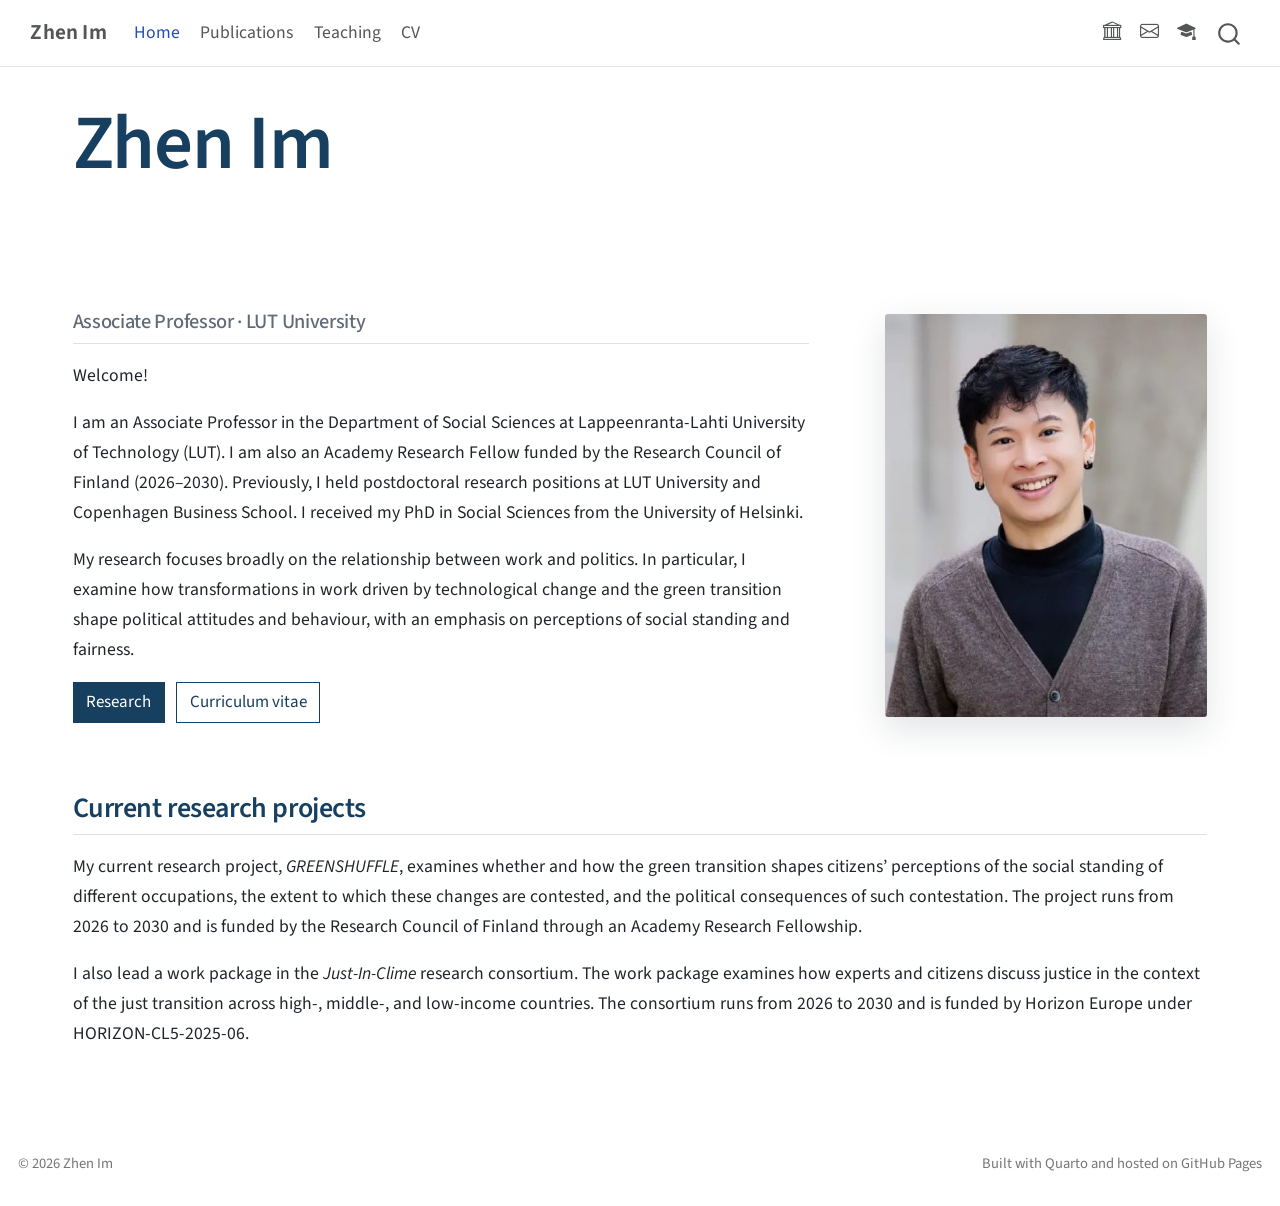
<file: index.html>
<!DOCTYPE html>
<html xmlns="http://www.w3.org/1999/xhtml" lang="en" xml:lang="en"><head>

<meta charset="utf-8">
<meta name="generator" content="quarto-1.11.9">

<meta name="viewport" content="width=device-width, initial-scale=1.0, user-scalable=yes">


<title>Zhen Im</title>
<style>
/* Default styles provided by pandoc.
** See https://pandoc.org/MANUAL.html#variables-for-html for config info.
*/
span.smallcaps{font-variant: small-caps;}
div.columns{display: flex; gap: 1.5em;}
div.column{flex: auto;}
@media screen {
div.columns{gap: min(4vw, 1.5em);}
div.column{overflow-x: auto;}
}
div.hanging-indent{margin-left: 1.5em; text-indent: -1.5em;}
ul.task-list{list-style: none;}
ul.task-list li input[type="checkbox"] {
  width: 0.8em;
  margin: 0 0.8em 0.2em -1em; /* quarto-specific, see https://github.com/quarto-dev/quarto-cli/issues/4556 */ 
  vertical-align: middle;
}
</style>


<script src="site_libs/quarto-nav/quarto-nav.js"></script>
<script src="site_libs/quarto-nav/headroom.min.js"></script>
<script src="site_libs/clipboard/clipboard.min.js"></script>
<script src="site_libs/quarto-search/autocomplete.umd.js"></script>
<script src="site_libs/quarto-search/fuse.min.js"></script>
<script src="site_libs/quarto-search/quarto-search.js"></script>
<meta name="quarto:offset" content="./">
<script src="site_libs/quarto-html/quarto.js" type="module"></script>
<script src="site_libs/quarto-html/tabsets/tabsets.js" type="module"></script>
<script src="site_libs/quarto-html/scrollable-regions/scrollable-regions.js" type="module"></script>
<script src="site_libs/quarto-html/popper.min.js"></script>
<script src="site_libs/quarto-html/tippy.umd.min.js"></script>
<script src="site_libs/quarto-html/anchor.min.js"></script>
<link href="site_libs/quarto-html/tippy.css" rel="stylesheet">
<link href="site_libs/quarto-html/quarto-syntax-highlighting-63b5708e65d6cd79cd7618c58d0c21e7.css" rel="stylesheet" id="quarto-text-highlighting-styles">
<script src="site_libs/bootstrap/bootstrap.min.js"></script>
<link href="site_libs/bootstrap/bootstrap-icons.css" rel="stylesheet">
<link href="site_libs/bootstrap/bootstrap-48eea8e06ff06eb442a2daacfce5ac08.min.css" rel="stylesheet" append-hash="true" id="quarto-bootstrap" data-mode="light">
<script id="quarto-search-options" type="application/json">{
  "location": "navbar",
  "copy-button": false,
  "collapse-after": 3,
  "panel-placement": "end",
  "type": "overlay",
  "limit": 50,
  "keyboard-shortcut": [
    "f",
    "/",
    "s"
  ],
  "show-item-context": false,
  "language": {
    "search-no-results-text": "No results",
    "search-matching-documents-text": "matching documents",
    "search-copy-link-title": "Copy link to search",
    "search-hide-matches-text": "Hide additional matches",
    "search-more-match-text": "more match in this document",
    "search-more-matches-text": "more matches in this document",
    "search-clear-button-title": "Clear",
    "search-text-placeholder": "",
    "search-detached-cancel-button-title": "Cancel",
    "search-submit-button-title": "Submit",
    "search-label": "Search"
  }
}</script>
<style>html{ scroll-behavior: smooth; }</style>


<link rel="stylesheet" href="styles.css">
</head>

<body class="nav-fixed quarto-light"><a id="quarto-skip-link" class="visually-hidden-focusable" href="#quarto-document-content">Skip to main content</a>

<div id="quarto-search-results"></div>
  <header id="quarto-header" class="headroom fixed-top">
    <nav class="navbar navbar-expand-lg " data-bs-theme="dark" aria-label="Site">
      <div class="navbar-container container-fluid">
      <div class="navbar-brand-container mx-auto">
    <a class="navbar-brand" href="./index.html">
    <span class="navbar-title">Zhen Im</span>
    </a>
  </div>
          <button class="navbar-toggler" type="button" data-bs-toggle="collapse" data-bs-target="#navbarCollapse" aria-controls="navbarCollapse" aria-expanded="false" aria-label="Toggle navigation" onclick="if (window.quartoToggleHeadroom) { window.quartoToggleHeadroom(); }">
  <span class="navbar-toggler-icon"></span>
</button>
          <div class="collapse navbar-collapse" id="navbarCollapse">
            <ul class="navbar-nav navbar-nav-scroll me-auto">
  <li class="nav-item">
    <a class="nav-link active" href="./index.html" aria-current="page"> 
<span class="menu-text">Home</span></a>
  </li>  
  <li class="nav-item">
    <a class="nav-link" href="./publications.html"> 
<span class="menu-text">Publications</span></a>
  </li>  
  <li class="nav-item">
    <a class="nav-link" href="./teaching.html"> 
<span class="menu-text">Teaching</span></a>
  </li>  
  <li class="nav-item">
    <a class="nav-link" href="./cv.html"> 
<span class="menu-text">CV</span></a>
  </li>  
</ul>
            <ul class="navbar-nav navbar-nav-scroll ms-auto">
  <li class="nav-item compact">
    <a class="nav-link" href="https://www.lut.fi/en/profiles/zhen-im"> <i class="bi bi-bank" role="img" aria-label="University profile">
</i> 
<span class="menu-text"></span></a>
  </li>  
  <li class="nav-item compact">
    <a class="nav-link" href="mailto:Zhen.Im@lut.fi"> <i class="bi bi-envelope" role="img" aria-label="Email">
</i> 
<span class="menu-text"></span></a>
  </li>  
  <li class="nav-item compact">
    <a class="nav-link" href="https://scholar.google.com/citations?user=ouNIWlcAAAAJ&amp;hl=en"> <i class="bi bi-mortarboard-fill" role="img" aria-label="Google Scholar">
</i> 
<span class="menu-text"></span></a>
  </li>  
</ul>
          </div> <!-- /navcollapse -->
            <div class="quarto-navbar-tools">
</div>
            <div id="quarto-search" class="" title="Search"></div>
      </div> <!-- /container-fluid -->
    </nav>
</header>
<!-- content -->
<div id="quarto-content" class="quarto-container page-columns page-rows-contents page-layout-full page-navbar">
<!-- sidebar -->
<!-- margin-sidebar -->
    
<!-- main -->
<main class="content column-page" id="quarto-document-content" tabindex="-1"><header id="title-block-header" class="quarto-title-block"><h1 class="title display-7">Zhen Im</h1></header>




<div class="hero">
<section id="zhen-im" class="level1 hero-text">

<section id="associate-professor-lut-university" class="level2">
<h2 class="anchored" data-anchor-id="associate-professor-lut-university">Associate Professor · LUT University</h2>
<p>Welcome!</p>
<p>I am an Associate Professor in the Department of Social Sciences at Lappeenranta-Lahti University of Technology (LUT). I am also an Academy Research Fellow funded by the Research Council of Finland (2026–2030). Previously, I held postdoctoral research positions at LUT University and Copenhagen Business School. I received my PhD in Social Sciences from the University of Helsinki.</p>
<p>My research focuses broadly on the relationship between work and politics. In particular, I examine how transformations in work driven by technological change and the green transition shape political attitudes and behaviour, with an emphasis on perceptions of social standing and fairness.</p>
<p><a href="./publications.html" class="btn btn-primary">Research</a> <a href="./cv.html" class="btn btn-outline-primary">Curriculum vitae</a></p>
</section>
</section>
<div class="hero-photo">
<p><img src="images/profile.jpg" class="img-fluid" alt="Portrait of Zhen Im"></p>
</div>
</div>
<section id="current-research-projects" class="level2">
<h2 class="anchored" data-anchor-id="current-research-projects">Current research projects</h2>
<p>My current research project, <em>GREENSHUFFLE</em>, examines whether and how the green transition shapes citizens’ perceptions of the social standing of different occupations, the extent to which these changes are contested, and the political consequences of such contestation. The project runs from 2026 to 2030 and is funded by the Research Council of Finland through an Academy Research Fellowship.</p>
<p>I also lead a work package in the <em>Just-In-Clime</em> research consortium. The work package examines how experts and citizens discuss justice in the context of the just transition across high-, middle-, and low-income countries. The consortium runs from 2026 to 2030 and is funded by Horizon Europe under HORIZON-CL5-2025-06.</p>


</section>

</main> <!-- /main -->
<script id="quarto-html-after-body" type="application/javascript">
  window.document.addEventListener("DOMContentLoaded", function (event) {
    const icon = "";
    const anchorJS = new window.AnchorJS();
    anchorJS.options = {
      placement: 'right',
      icon: icon
    };
    anchorJS.add('.anchored');
    const isCodeAnnotation = (el) => {
      for (const clz of el.classList) {
        if (clz.startsWith('code-annotation-')) {                     
          return true;
        }
      }
      return false;
    }
    const onCopySuccess = function(e) {
      // button target
      const button = e.trigger;
      // don't keep focus
      button.blur();
      // flash "checked"
      button.classList.add('code-copy-button-checked');
      var currentTitle = button.getAttribute("title");
      button.setAttribute("title", "Copied!");
      let tooltip;
      if (window.bootstrap) {
        button.setAttribute("data-bs-toggle", "tooltip");
        button.setAttribute("data-bs-placement", "left");
        button.setAttribute("data-bs-title", "Copied!");
        tooltip = new bootstrap.Tooltip(button, 
          { trigger: "manual", 
            customClass: "code-copy-button-tooltip",
            offset: [0, -8]});
        tooltip.show();    
      }
      setTimeout(function() {
        if (tooltip) {
          tooltip.hide();
          button.removeAttribute("data-bs-title");
          button.removeAttribute("data-bs-toggle");
          button.removeAttribute("data-bs-placement");
        }
        button.setAttribute("title", currentTitle);
        button.classList.remove('code-copy-button-checked');
      }, 1000);
      // clear code selection
      e.clearSelection();
    }
    const getTextToCopy = function(trigger) {
      const outerScaffold = trigger.parentElement.cloneNode(true);
      const codeEl = outerScaffold.querySelector('code');
      for (const childEl of codeEl.children) {
        if (isCodeAnnotation(childEl)) {
          childEl.remove();
        }
      }
      return codeEl.innerText;
    }
    const clipboard = new window.ClipboardJS('.code-copy-button:not([data-in-quarto-modal])', {
      text: getTextToCopy
    });
    clipboard.on('success', onCopySuccess);
    if (window.document.getElementById('quarto-embedded-source-code-modal')) {
      const clipboardModal = new window.ClipboardJS('.code-copy-button[data-in-quarto-modal]', {
        text: getTextToCopy,
        container: window.document.getElementById('quarto-embedded-source-code-modal')
      });
      clipboardModal.on('success', onCopySuccess);
    }
      var localhostRegex = new RegExp(/^(?:http|https):\/\/localhost\:?[0-9]*\//);
      var mailtoRegex = new RegExp(/^mailto:/);
        var filterRegex = new RegExp("https:\/\/zhen-im\.github\.io");
      const newWindowLabel = "(opens in a new tab)";
      const newWindowNoteId = "quarto-ext-newwindow-label";
      // Links reference one hidden label through aria-describedby, so the
      // announcement never changes their accessible name.
      var describeNewWindow = (link) => {
        if (!window.document.getElementById(newWindowNoteId)) {
          var newWindowNote = window.document.createElement("span");
          newWindowNote.id = newWindowNoteId;
          newWindowNote.hidden = true;
          newWindowNote.textContent = newWindowLabel;
          window.document.body.appendChild(newWindowNote);
        }
        var describedBy = (link.getAttribute("aria-describedby") || "").split(/\s+/).filter(Boolean);
        if (!describedBy.includes(newWindowNoteId)) {
          describedBy.push(newWindowNoteId);
          link.setAttribute("aria-describedby", describedBy.join(" "));
        }
      }
      var isInternal = (href) => {
          return filterRegex.test(href) || localhostRegex.test(href) || mailtoRegex.test(href);
      }
      // Inspect non-navigation links and adorn them if external
      window.quartoDecorateExternalLinks = function (root) {
     var links = (root || window.document).querySelectorAll('a[href]:not(.nav-link):not(.navbar-brand):not(.toc-action):not(.sidebar-link):not(.sidebar-item-toggle):not(.pagination-link):not(.no-external):not([aria-hidden]):not(.dropdown-item):not(.quarto-navigation-tool):not(.about-link)');
      for (var i=0; i<links.length; i++) {
        const link = links[i];
        if (!isInternal(link.href)) {
          // undo the damage that might have been done by quarto-nav.js in the case of
          // links that we want to consider external
          if (link.dataset.originalHref !== undefined) {
            link.href = link.dataset.originalHref;
          }
            // target, if specified
            link.setAttribute("target", "_blank");
            if (link.getAttribute("rel") === null) {
              link.setAttribute("rel", "noopener");
            }
            describeNewWindow(link);
          if (!link.classList.contains('no-external-icon')) {
          }
        }
      }
      };
      window.quartoDecorateExternalLinks(window.document);
    // Esc closes the popup (WCAG 1.4.13) and focus leaving both trigger and
    // popup closes it (WCAG 2.4.11); tippy handles neither for interactive popups.
    const hideOnEscAndFocusOut = {
      name: 'hideOnEscAndFocusOut',
      defaultValue: true,
      fn(instance) {
        const dismiss = () => {
          // A show scheduled by the trigger delay would otherwise reopen it
          instance.clearDelayTimeouts();
          instance.hide();
        };
        const onKeyDown = (event) => {
          if (event.key !== 'Escape') {
            return;
          }
          // Keep Esc from also reaching page handlers (e.g. reveal.js overview),
          // except an open reveal.js slide menu, which Esc should close too.
          // The menu handles keys only when its keyboard option is on.
          const menuHandlesEsc = window.Reveal?.getPlugin?.('menu')?.isOpen() &&
            window.Reveal.getConfig().menu?.keyboard !== false;
          if (!menuHandlesEsc) {
            event.stopPropagation();
          }
          if (instance.popper.contains(window.document.activeElement)) {
            // Disabled while refocusing so the focus trigger does not reopen it
            instance.disable();
            instance.reference.focus();
            instance.enable();
          }
          dismiss();
        };
        const onFocusOut = (event) => {
          const target = event.relatedTarget;
          if (target && !instance.reference.contains(target) &&
              !instance.popper.contains(target)) {
            dismiss();
          }
        };
        // On the trigger too: a click trigger (code-annotations: select) has no
        // blur handling. Attached for the instance's lifetime so leaving the
        // trigger also cancels a show still pending on the trigger delay.
        instance.reference.addEventListener('focusout', onFocusOut);
        return {
          onShow() {
            window.document.addEventListener('keydown', onKeyDown, true);
            instance.popper.addEventListener('focusout', onFocusOut);
          },
          onHide() {
            window.document.removeEventListener('keydown', onKeyDown, true);
            instance.popper.removeEventListener('focusout', onFocusOut);
          },
          onDestroy() {
            instance.reference.removeEventListener('focusout', onFocusOut);
          },
        };
      },
    };
    function tippyHover(el, contentFn, onTriggerFn, onUntriggerFn) {
      const config = {
        allowHTML: true,
        maxWidth: 500,
        delay: 100,
        arrow: false,
        appendTo: function(el) {
            return el.parentElement;
        },
        interactive: true,
        interactiveBorder: 10,
        theme: 'quarto',
        placement: 'bottom-start',
        plugins: [hideOnEscAndFocusOut],
      };
      if (contentFn) {
        config.content = contentFn;
      }
      if (onTriggerFn) {
        config.onTrigger = onTriggerFn;
      }
      if (onUntriggerFn) {
        config.onUntrigger = onUntriggerFn;
      }
      window.tippy(el, config); 
    }
    const noterefs = window.document.querySelectorAll('a[role="doc-noteref"]');
    for (var i=0; i<noterefs.length; i++) {
      const ref = noterefs[i];
      tippyHover(ref, function() {
        // use id or data attribute instead here
        let href = ref.getAttribute('data-footnote-href') || ref.getAttribute('href');
        try { href = new URL(href).hash; } catch {}
        const id = href.replace(/^#\/?/, "");
        const note = window.document.getElementById(id);
        if (note) {
          return note.innerHTML;
        } else {
          return "";
        }
      });
    }
    const xrefs = window.document.querySelectorAll('a.quarto-xref');
    const processXRef = (id, note) => {
      // Strip column container classes
      const stripColumnClz = (el) => {
        el.classList.remove("page-full", "page-columns");
        if (el.children) {
          for (const child of el.children) {
            stripColumnClz(child);
          }
        }
      }
      stripColumnClz(note)
      if (id === null || id.startsWith('sec-')) {
        // Special case sections, only their first couple elements
        const container = document.createElement("div");
        if (note.children && note.children.length > 2) {
          container.appendChild(note.children[0].cloneNode(true));
          for (let i = 1; i < note.children.length; i++) {
            const child = note.children[i];
            if (child.tagName === "P" && child.innerText === "") {
              continue;
            } else {
              container.appendChild(child.cloneNode(true));
              break;
            }
          }
          if (window.Quarto?.typesetMath) {
            window.Quarto.typesetMath(container);
          }
          return container.innerHTML
        } else {
          if (window.Quarto?.typesetMath) {
            window.Quarto.typesetMath(note);
          }
          return note.innerHTML;
        }
      } else {
        // Remove any anchor links if they are present
        const anchorLink = note.querySelector('a.anchorjs-link');
        if (anchorLink) {
          anchorLink.remove();
        }
        if (window.Quarto?.typesetMath) {
          window.Quarto.typesetMath(note);
        }
        if (note.classList.contains("callout")) {
          return note.outerHTML;
        } else {
          return note.innerHTML;
        }
      }
    }
    for (var i=0; i<xrefs.length; i++) {
      const xref = xrefs[i];
      tippyHover(xref, undefined, function(instance) {
        instance.disable();
        let url = xref.getAttribute('href');
        let hash = undefined; 
        if (url.startsWith('#')) {
          hash = url;
        } else {
          try { hash = new URL(url).hash; } catch {}
        }
        if (hash) {
          const id = hash.replace(/^#\/?/, "");
          const note = window.document.getElementById(id);
          if (note !== null) {
            try {
              const html = processXRef(id, note.cloneNode(true));
              instance.setContent(html);
            } finally {
              instance.enable();
              instance.show();
            }
          } else {
            // See if we can fetch this
            fetch(url.split('#')[0])
            .then(res => res.text())
            .then(html => {
              const parser = new DOMParser();
              const htmlDoc = parser.parseFromString(html, "text/html");
              const note = htmlDoc.getElementById(id);
              if (note !== null) {
                const html = processXRef(id, note);
                instance.setContent(html);
              } 
            }).finally(() => {
              instance.enable();
              instance.show();
            });
          }
        } else {
          // See if we can fetch a full url (with no hash to target)
          // This is a special case and we should probably do some content thinning / targeting
          fetch(url)
          .then(res => res.text())
          .then(html => {
            const parser = new DOMParser();
            const htmlDoc = parser.parseFromString(html, "text/html");
            const note = htmlDoc.querySelector('main.content');
            if (note !== null) {
              // This should only happen for chapter cross references
              // (since there is no id in the URL)
              // remove the first header
              if (note.children.length > 0 && note.children[0].tagName === "HEADER") {
                note.children[0].remove();
              }
              const html = processXRef(null, note);
              instance.setContent(html);
            } 
          }).finally(() => {
            instance.enable();
            instance.show();
          });
        }
      }, function(instance) {
      });
    }
        let selectedAnnoteEl;
        const selectorForAnnotation = ( cell, annotation) => {
          let cellAttr = 'data-code-cell="' + cell + '"';
          let lineAttr = 'data-code-annotation="' +  annotation + '"';
          const selector = 'span[' + cellAttr + '][' + lineAttr + ']';
          return selector;
        }
        const selectCodeLines = (annoteEl) => {
          const doc = window.document;
          const targetCell = annoteEl.getAttribute("data-target-cell");
          const targetAnnotation = annoteEl.getAttribute("data-target-annotation");
          const annoteSpan = window.document.querySelector(selectorForAnnotation(targetCell, targetAnnotation));
          const lines = annoteSpan.getAttribute("data-code-lines").split(",");
          const lineIds = lines.map((line) => {
            return targetCell + "-" + line;
          })
          // Each band is positioned against its own containing block, which is
          // not the offsetParent of the lines, so place it from client rects.
          const placeBand = (band, firstEl, lastEl, codeBlock) => {
            const container = band.offsetParent;
            if (container === null) {
              return;
            }
            const containerRect = container.getBoundingClientRect();
            // Reveal.js scales slides with a transform, so convert client
            // pixels back to the CSS pixels of the container.
            const scale = containerRect.height / container.offsetHeight || 1;
            const firstRect = firstEl.getBoundingClientRect();
            const lastRect = lastEl.getBoundingClientRect();
            const top = (firstRect.top - containerRect.top) / scale - container.clientTop + container.scrollTop;
            const height = (lastRect.bottom - firstRect.top) / scale;
            band.style.top = top - 2 + "px";
            band.style.height = height + 4 + "px";
            if (codeBlock) {
              // Without the copy button wrapper, the containing block is wider
              // than the code block, so span the code block explicitly.
              const blockRect = codeBlock.getBoundingClientRect();
              band.style.left = (blockRect.left - containerRect.left) / scale - container.clientLeft + container.scrollLeft + "px";
              band.style.width = blockRect.width / scale + "px";
            }
          };
          if (lineIds.length > 0) {
            const el = window.document.getElementById(lineIds[0]);
            const lastEl = window.document.getElementById(lineIds[lineIds.length - 1]);
            const parent = el.parentElement.parentElement;
            // cook up a div (if necessary) and position it
            let div = window.document.getElementById("code-annotation-line-highlight");
            if (div === null) {
              div = window.document.createElement("div");
              div.setAttribute("id", "code-annotation-line-highlight");
              div.style.position = 'absolute';
              parent.appendChild(div);
            }
            placeBand(div, el, lastEl, parent.closest("div.sourceCode") || parent);
            let gutterDiv = window.document.getElementById("code-annotation-line-highlight-gutter");
            if (gutterDiv === null) {
              gutterDiv = window.document.createElement("div");
              gutterDiv.setAttribute("id", "code-annotation-line-highlight-gutter");
              gutterDiv.style.position = 'absolute';
              const codeCell = window.document.getElementById(targetCell);
              const gutter = codeCell.querySelector('.code-annotation-gutter');
              gutter.appendChild(gutterDiv);
            }
            placeBand(gutterDiv, el, lastEl);
            selectedAnnoteEl = annoteEl;
          }
        };
        const unselectCodeLines = () => {
          const elementsIds = ["code-annotation-line-highlight", "code-annotation-line-highlight-gutter"];
          elementsIds.forEach((elId) => {
            const div = window.document.getElementById(elId);
            if (div) {
              div.remove();
            }
          });
          selectedAnnoteEl = undefined;
        };
          // Handle positioning of the toggle
      window.addEventListener(
        "resize",
        throttle(() => {
          elRect = undefined;
          if (selectedAnnoteEl) {
            selectCodeLines(selectedAnnoteEl);
          }
        }, 10)
      );
      function throttle(fn, ms) {
      let throttle = false;
      let timer;
        return (...args) => {
          if(!throttle) { // first call gets through
              fn.apply(this, args);
              throttle = true;
          } else { // all the others get throttled
              if(timer) clearTimeout(timer); // cancel #2
              timer = setTimeout(() => {
                fn.apply(this, args);
                timer = throttle = false;
              }, ms);
          }
        };
      }
        // Attach click handler to the DT
        const annoteDls = window.document.querySelectorAll('dt[data-target-cell]');
        for (const annoteDlNode of annoteDls) {
          annoteDlNode.addEventListener('click', (event) => {
            const clickedEl = event.target;
            if (clickedEl !== selectedAnnoteEl) {
              unselectCodeLines();
              const activeEl = window.document.querySelector('dt[data-target-cell].code-annotation-active');
              if (activeEl) {
                activeEl.classList.remove('code-annotation-active');
              }
              selectCodeLines(clickedEl);
              clickedEl.classList.add('code-annotation-active');
            } else {
              // Unselect the line
              unselectCodeLines();
              clickedEl.classList.remove('code-annotation-active');
            }
          });
        }
    const findCites = (el) => {
      const parentEl = el.parentElement;
      if (parentEl) {
        const cites = parentEl.dataset.cites;
        if (cites) {
          return {
            el,
            cites: cites.split(' ')
          };
        } else {
          return findCites(el.parentElement)
        }
      } else {
        return undefined;
      }
    };
    var bibliorefs = window.document.querySelectorAll('a[role="doc-biblioref"]');
    for (var i=0; i<bibliorefs.length; i++) {
      const ref = bibliorefs[i];
      const citeInfo = findCites(ref);
      if (citeInfo) {
        tippyHover(citeInfo.el, function() {
          var popup = window.document.createElement('div');
          citeInfo.cites.forEach(function(cite) {
            var citeDiv = window.document.createElement('div');
            citeDiv.classList.add('hanging-indent');
            citeDiv.classList.add('csl-entry');
            var biblioDiv = window.document.getElementById('ref-' + cite);
            if (biblioDiv) {
              citeDiv.innerHTML = biblioDiv.innerHTML;
            }
            popup.appendChild(citeDiv);
          });
          return popup.innerHTML;
        });
      }
    }
  });
  </script>
  <script type="application/javascript">
  window.quartoScrollableRegionsLabels = {"code":"Scrollable code","output":"Scrollable output"};
  </script>
</div> <!-- /content -->
<footer class="footer">
  <div class="nav-footer">
    <div class="nav-footer-left">
<p>© 2026 Zhen Im</p>
</div>   
    <div class="nav-footer-center">
      &nbsp;
    </div>
    <div class="nav-footer-right">
<p>Built with Quarto and hosted on GitHub Pages</p>
</div>
  </div>
</footer>




<script src="site_libs/quarto-html/zenscroll-min.js"></script>
</body></html>
</file>
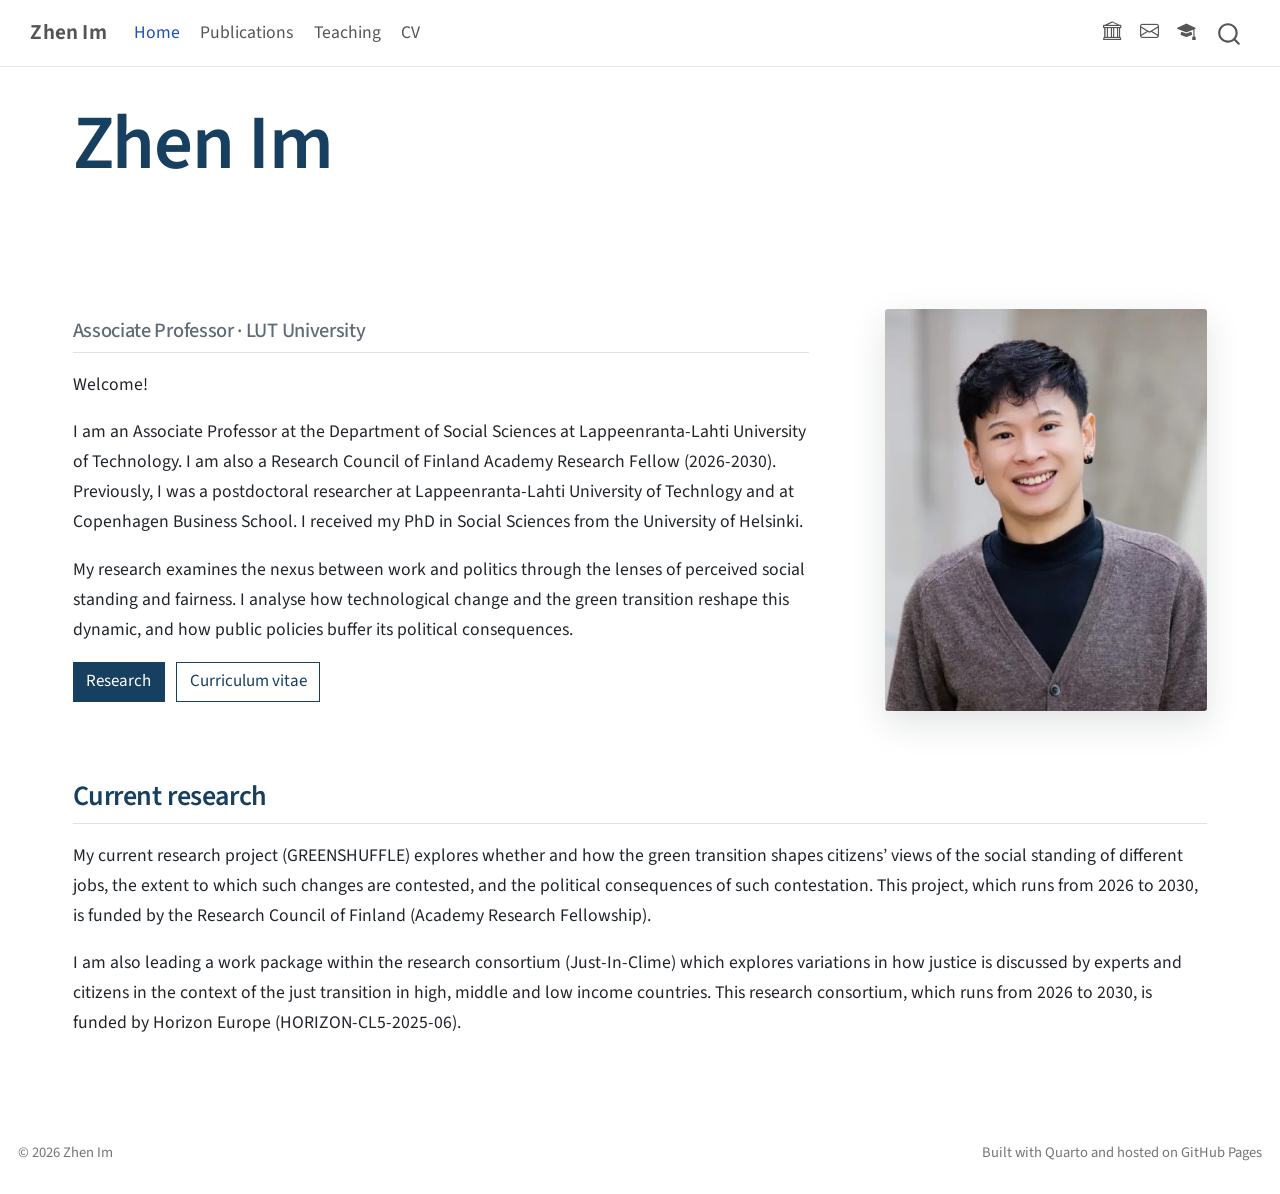
<file: docs/index.html>
<!DOCTYPE html>
<html xmlns="http://www.w3.org/1999/xhtml" lang="en" xml:lang="en"><head>

<meta charset="utf-8">
<meta name="generator" content="quarto-1.11.9">

<meta name="viewport" content="width=device-width, initial-scale=1.0, user-scalable=yes">


<title>Zhen Im</title>
<style>
/* Default styles provided by pandoc.
** See https://pandoc.org/MANUAL.html#variables-for-html for config info.
*/
span.smallcaps{font-variant: small-caps;}
div.columns{display: flex; gap: 1.5em;}
div.column{flex: auto;}
@media screen {
div.columns{gap: min(4vw, 1.5em);}
div.column{overflow-x: auto;}
}
div.hanging-indent{margin-left: 1.5em; text-indent: -1.5em;}
ul.task-list{list-style: none;}
ul.task-list li input[type="checkbox"] {
  width: 0.8em;
  margin: 0 0.8em 0.2em -1em; /* quarto-specific, see https://github.com/quarto-dev/quarto-cli/issues/4556 */ 
  vertical-align: middle;
}
</style>


<script src="site_libs/quarto-nav/quarto-nav.js"></script>
<script src="site_libs/quarto-nav/headroom.min.js"></script>
<script src="site_libs/clipboard/clipboard.min.js"></script>
<script src="site_libs/quarto-search/autocomplete.umd.js"></script>
<script src="site_libs/quarto-search/fuse.min.js"></script>
<script src="site_libs/quarto-search/quarto-search.js"></script>
<meta name="quarto:offset" content="./">
<script src="site_libs/quarto-html/quarto.js" type="module"></script>
<script src="site_libs/quarto-html/tabsets/tabsets.js" type="module"></script>
<script src="site_libs/quarto-html/scrollable-regions/scrollable-regions.js" type="module"></script>
<script src="site_libs/quarto-html/popper.min.js"></script>
<script src="site_libs/quarto-html/tippy.umd.min.js"></script>
<script src="site_libs/quarto-html/anchor.min.js"></script>
<link href="site_libs/quarto-html/tippy.css" rel="stylesheet">
<link href="site_libs/quarto-html/quarto-syntax-highlighting-63b5708e65d6cd79cd7618c58d0c21e7.css" rel="stylesheet" id="quarto-text-highlighting-styles">
<script src="site_libs/bootstrap/bootstrap.min.js"></script>
<link href="site_libs/bootstrap/bootstrap-icons.css" rel="stylesheet">
<link href="site_libs/bootstrap/bootstrap-48eea8e06ff06eb442a2daacfce5ac08.min.css" rel="stylesheet" append-hash="true" id="quarto-bootstrap" data-mode="light">
<script id="quarto-search-options" type="application/json">{
  "location": "navbar",
  "copy-button": false,
  "collapse-after": 3,
  "panel-placement": "end",
  "type": "overlay",
  "limit": 50,
  "keyboard-shortcut": [
    "f",
    "/",
    "s"
  ],
  "show-item-context": false,
  "language": {
    "search-no-results-text": "No results",
    "search-matching-documents-text": "matching documents",
    "search-copy-link-title": "Copy link to search",
    "search-hide-matches-text": "Hide additional matches",
    "search-more-match-text": "more match in this document",
    "search-more-matches-text": "more matches in this document",
    "search-clear-button-title": "Clear",
    "search-text-placeholder": "",
    "search-detached-cancel-button-title": "Cancel",
    "search-submit-button-title": "Submit",
    "search-label": "Search"
  }
}</script>
<style>html{ scroll-behavior: smooth; }</style>


<link rel="stylesheet" href="styles.css">
</head>

<body class="nav-fixed quarto-light"><a id="quarto-skip-link" class="visually-hidden-focusable" href="#quarto-document-content">Skip to main content</a>

<div id="quarto-search-results"></div>
  <header id="quarto-header" class="headroom fixed-top">
    <nav class="navbar navbar-expand-lg " data-bs-theme="dark" aria-label="Site">
      <div class="navbar-container container-fluid">
      <div class="navbar-brand-container mx-auto">
    <a class="navbar-brand" href="./index.html">
    <span class="navbar-title">Zhen Im</span>
    </a>
  </div>
          <button class="navbar-toggler" type="button" data-bs-toggle="collapse" data-bs-target="#navbarCollapse" aria-controls="navbarCollapse" aria-expanded="false" aria-label="Toggle navigation" onclick="if (window.quartoToggleHeadroom) { window.quartoToggleHeadroom(); }">
  <span class="navbar-toggler-icon"></span>
</button>
          <div class="collapse navbar-collapse" id="navbarCollapse">
            <ul class="navbar-nav navbar-nav-scroll me-auto">
  <li class="nav-item">
    <a class="nav-link active" href="./index.html" aria-current="page"> 
<span class="menu-text">Home</span></a>
  </li>  
  <li class="nav-item">
    <a class="nav-link" href="./publications.html"> 
<span class="menu-text">Publications</span></a>
  </li>  
  <li class="nav-item">
    <a class="nav-link" href="./teaching.html"> 
<span class="menu-text">Teaching</span></a>
  </li>  
  <li class="nav-item">
    <a class="nav-link" href="./cv.html"> 
<span class="menu-text">CV</span></a>
  </li>  
</ul>
            <ul class="navbar-nav navbar-nav-scroll ms-auto">
  <li class="nav-item compact">
    <a class="nav-link" href="https://www.lut.fi/en/profiles/zhen-im"> <i class="bi bi-bank" role="img" aria-label="University profile">
</i> 
<span class="menu-text"></span></a>
  </li>  
  <li class="nav-item compact">
    <a class="nav-link" href="mailto:Zhen.Im@lut.fi"> <i class="bi bi-envelope" role="img" aria-label="Email">
</i> 
<span class="menu-text"></span></a>
  </li>  
  <li class="nav-item compact">
    <a class="nav-link" href="https://scholar.google.com/citations?user=ouNIWlcAAAAJ&amp;hl=en"> <i class="bi bi-mortarboard-fill" role="img" aria-label="Google Scholar">
</i> 
<span class="menu-text"></span></a>
  </li>  
</ul>
          </div> <!-- /navcollapse -->
            <div class="quarto-navbar-tools">
</div>
            <div id="quarto-search" class="" title="Search"></div>
      </div> <!-- /container-fluid -->
    </nav>
</header>
<!-- content -->
<div id="quarto-content" class="quarto-container page-columns page-rows-contents page-layout-full page-navbar">
<!-- sidebar -->
<!-- margin-sidebar -->
    
<!-- main -->
<main class="content column-page" id="quarto-document-content" tabindex="-1"><header id="title-block-header" class="quarto-title-block"><h1 class="title display-7">Zhen Im</h1></header>




<div class="hero">
<section id="zhen-im" class="level1 hero-text">

<section id="associate-professor-lut-university" class="level2">
<h2 class="anchored" data-anchor-id="associate-professor-lut-university">Associate Professor · LUT University</h2>
<p>Welcome!</p>
<p>I am an Associate Professor at the Department of Social Sciences at Lappeenranta-Lahti University of Technology. I am also a Research Council of Finland Academy Research Fellow (2026-2030). Previously, I was a postdoctoral researcher at Lappeenranta-Lahti University of Technlogy and at Copenhagen Business School. I received my PhD in Social Sciences from the University of Helsinki.</p>
<p>My research examines the nexus between work and politics through the lenses of perceived social standing and fairness. I analyse how technological change and the green transition reshape this dynamic, and how public policies buffer its political consequences.</p>
<p><a href="./publications.html" class="btn btn-primary">Research</a> <a href="./cv.html" class="btn btn-outline-primary">Curriculum vitae</a></p>
</section>
</section>
<div class="hero-photo">
<p><img src="images/profile.jpg" class="img-fluid" alt="Portrait of Zhen Im"></p>
</div>
</div>
<section id="current-research" class="level2">
<h2 class="anchored" data-anchor-id="current-research">Current research</h2>
<p>My current research project (GREENSHUFFLE) explores whether and how the green transition shapes citizens’ views of the social standing of different jobs, the extent to which such changes are contested, and the political consequences of such contestation. This project, which runs from 2026 to 2030, is funded by the Research Council of Finland (Academy Research Fellowship).</p>
<p>I am also leading a work package within the research consortium (Just-In-Clime) which explores variations in how justice is discussed by experts and citizens in the context of the just transition in high, middle and low income countries. This research consortium, which runs from 2026 to 2030, is funded by Horizon Europe (HORIZON-CL5-2025-06).</p>


</section>

</main> <!-- /main -->
<script id="quarto-html-after-body" type="application/javascript">
  window.document.addEventListener("DOMContentLoaded", function (event) {
    const icon = "";
    const anchorJS = new window.AnchorJS();
    anchorJS.options = {
      placement: 'right',
      icon: icon
    };
    anchorJS.add('.anchored');
    const isCodeAnnotation = (el) => {
      for (const clz of el.classList) {
        if (clz.startsWith('code-annotation-')) {                     
          return true;
        }
      }
      return false;
    }
    const onCopySuccess = function(e) {
      // button target
      const button = e.trigger;
      // don't keep focus
      button.blur();
      // flash "checked"
      button.classList.add('code-copy-button-checked');
      var currentTitle = button.getAttribute("title");
      button.setAttribute("title", "Copied!");
      let tooltip;
      if (window.bootstrap) {
        button.setAttribute("data-bs-toggle", "tooltip");
        button.setAttribute("data-bs-placement", "left");
        button.setAttribute("data-bs-title", "Copied!");
        tooltip = new bootstrap.Tooltip(button, 
          { trigger: "manual", 
            customClass: "code-copy-button-tooltip",
            offset: [0, -8]});
        tooltip.show();    
      }
      setTimeout(function() {
        if (tooltip) {
          tooltip.hide();
          button.removeAttribute("data-bs-title");
          button.removeAttribute("data-bs-toggle");
          button.removeAttribute("data-bs-placement");
        }
        button.setAttribute("title", currentTitle);
        button.classList.remove('code-copy-button-checked');
      }, 1000);
      // clear code selection
      e.clearSelection();
    }
    const getTextToCopy = function(trigger) {
      const outerScaffold = trigger.parentElement.cloneNode(true);
      const codeEl = outerScaffold.querySelector('code');
      for (const childEl of codeEl.children) {
        if (isCodeAnnotation(childEl)) {
          childEl.remove();
        }
      }
      return codeEl.innerText;
    }
    const clipboard = new window.ClipboardJS('.code-copy-button:not([data-in-quarto-modal])', {
      text: getTextToCopy
    });
    clipboard.on('success', onCopySuccess);
    if (window.document.getElementById('quarto-embedded-source-code-modal')) {
      const clipboardModal = new window.ClipboardJS('.code-copy-button[data-in-quarto-modal]', {
        text: getTextToCopy,
        container: window.document.getElementById('quarto-embedded-source-code-modal')
      });
      clipboardModal.on('success', onCopySuccess);
    }
      var localhostRegex = new RegExp(/^(?:http|https):\/\/localhost\:?[0-9]*\//);
      var mailtoRegex = new RegExp(/^mailto:/);
        var filterRegex = new RegExp("https:\/\/zhen-im\.github\.io");
      const newWindowLabel = "(opens in a new tab)";
      const newWindowNoteId = "quarto-ext-newwindow-label";
      // Links reference one hidden label through aria-describedby, so the
      // announcement never changes their accessible name.
      var describeNewWindow = (link) => {
        if (!window.document.getElementById(newWindowNoteId)) {
          var newWindowNote = window.document.createElement("span");
          newWindowNote.id = newWindowNoteId;
          newWindowNote.hidden = true;
          newWindowNote.textContent = newWindowLabel;
          window.document.body.appendChild(newWindowNote);
        }
        var describedBy = (link.getAttribute("aria-describedby") || "").split(/\s+/).filter(Boolean);
        if (!describedBy.includes(newWindowNoteId)) {
          describedBy.push(newWindowNoteId);
          link.setAttribute("aria-describedby", describedBy.join(" "));
        }
      }
      var isInternal = (href) => {
          return filterRegex.test(href) || localhostRegex.test(href) || mailtoRegex.test(href);
      }
      // Inspect non-navigation links and adorn them if external
      window.quartoDecorateExternalLinks = function (root) {
     var links = (root || window.document).querySelectorAll('a[href]:not(.nav-link):not(.navbar-brand):not(.toc-action):not(.sidebar-link):not(.sidebar-item-toggle):not(.pagination-link):not(.no-external):not([aria-hidden]):not(.dropdown-item):not(.quarto-navigation-tool):not(.about-link)');
      for (var i=0; i<links.length; i++) {
        const link = links[i];
        if (!isInternal(link.href)) {
          // undo the damage that might have been done by quarto-nav.js in the case of
          // links that we want to consider external
          if (link.dataset.originalHref !== undefined) {
            link.href = link.dataset.originalHref;
          }
            // target, if specified
            link.setAttribute("target", "_blank");
            if (link.getAttribute("rel") === null) {
              link.setAttribute("rel", "noopener");
            }
            describeNewWindow(link);
          if (!link.classList.contains('no-external-icon')) {
          }
        }
      }
      };
      window.quartoDecorateExternalLinks(window.document);
    // Esc closes the popup (WCAG 1.4.13) and focus leaving both trigger and
    // popup closes it (WCAG 2.4.11); tippy handles neither for interactive popups.
    const hideOnEscAndFocusOut = {
      name: 'hideOnEscAndFocusOut',
      defaultValue: true,
      fn(instance) {
        const dismiss = () => {
          // A show scheduled by the trigger delay would otherwise reopen it
          instance.clearDelayTimeouts();
          instance.hide();
        };
        const onKeyDown = (event) => {
          if (event.key !== 'Escape') {
            return;
          }
          // Keep Esc from also reaching page handlers (e.g. reveal.js overview),
          // except an open reveal.js slide menu, which Esc should close too.
          // The menu handles keys only when its keyboard option is on.
          const menuHandlesEsc = window.Reveal?.getPlugin?.('menu')?.isOpen() &&
            window.Reveal.getConfig().menu?.keyboard !== false;
          if (!menuHandlesEsc) {
            event.stopPropagation();
          }
          if (instance.popper.contains(window.document.activeElement)) {
            // Disabled while refocusing so the focus trigger does not reopen it
            instance.disable();
            instance.reference.focus();
            instance.enable();
          }
          dismiss();
        };
        const onFocusOut = (event) => {
          const target = event.relatedTarget;
          if (target && !instance.reference.contains(target) &&
              !instance.popper.contains(target)) {
            dismiss();
          }
        };
        // On the trigger too: a click trigger (code-annotations: select) has no
        // blur handling. Attached for the instance's lifetime so leaving the
        // trigger also cancels a show still pending on the trigger delay.
        instance.reference.addEventListener('focusout', onFocusOut);
        return {
          onShow() {
            window.document.addEventListener('keydown', onKeyDown, true);
            instance.popper.addEventListener('focusout', onFocusOut);
          },
          onHide() {
            window.document.removeEventListener('keydown', onKeyDown, true);
            instance.popper.removeEventListener('focusout', onFocusOut);
          },
          onDestroy() {
            instance.reference.removeEventListener('focusout', onFocusOut);
          },
        };
      },
    };
    function tippyHover(el, contentFn, onTriggerFn, onUntriggerFn) {
      const config = {
        allowHTML: true,
        maxWidth: 500,
        delay: 100,
        arrow: false,
        appendTo: function(el) {
            return el.parentElement;
        },
        interactive: true,
        interactiveBorder: 10,
        theme: 'quarto',
        placement: 'bottom-start',
        plugins: [hideOnEscAndFocusOut],
      };
      if (contentFn) {
        config.content = contentFn;
      }
      if (onTriggerFn) {
        config.onTrigger = onTriggerFn;
      }
      if (onUntriggerFn) {
        config.onUntrigger = onUntriggerFn;
      }
      window.tippy(el, config); 
    }
    const noterefs = window.document.querySelectorAll('a[role="doc-noteref"]');
    for (var i=0; i<noterefs.length; i++) {
      const ref = noterefs[i];
      tippyHover(ref, function() {
        // use id or data attribute instead here
        let href = ref.getAttribute('data-footnote-href') || ref.getAttribute('href');
        try { href = new URL(href).hash; } catch {}
        const id = href.replace(/^#\/?/, "");
        const note = window.document.getElementById(id);
        if (note) {
          return note.innerHTML;
        } else {
          return "";
        }
      });
    }
    const xrefs = window.document.querySelectorAll('a.quarto-xref');
    const processXRef = (id, note) => {
      // Strip column container classes
      const stripColumnClz = (el) => {
        el.classList.remove("page-full", "page-columns");
        if (el.children) {
          for (const child of el.children) {
            stripColumnClz(child);
          }
        }
      }
      stripColumnClz(note)
      if (id === null || id.startsWith('sec-')) {
        // Special case sections, only their first couple elements
        const container = document.createElement("div");
        if (note.children && note.children.length > 2) {
          container.appendChild(note.children[0].cloneNode(true));
          for (let i = 1; i < note.children.length; i++) {
            const child = note.children[i];
            if (child.tagName === "P" && child.innerText === "") {
              continue;
            } else {
              container.appendChild(child.cloneNode(true));
              break;
            }
          }
          if (window.Quarto?.typesetMath) {
            window.Quarto.typesetMath(container);
          }
          return container.innerHTML
        } else {
          if (window.Quarto?.typesetMath) {
            window.Quarto.typesetMath(note);
          }
          return note.innerHTML;
        }
      } else {
        // Remove any anchor links if they are present
        const anchorLink = note.querySelector('a.anchorjs-link');
        if (anchorLink) {
          anchorLink.remove();
        }
        if (window.Quarto?.typesetMath) {
          window.Quarto.typesetMath(note);
        }
        if (note.classList.contains("callout")) {
          return note.outerHTML;
        } else {
          return note.innerHTML;
        }
      }
    }
    for (var i=0; i<xrefs.length; i++) {
      const xref = xrefs[i];
      tippyHover(xref, undefined, function(instance) {
        instance.disable();
        let url = xref.getAttribute('href');
        let hash = undefined; 
        if (url.startsWith('#')) {
          hash = url;
        } else {
          try { hash = new URL(url).hash; } catch {}
        }
        if (hash) {
          const id = hash.replace(/^#\/?/, "");
          const note = window.document.getElementById(id);
          if (note !== null) {
            try {
              const html = processXRef(id, note.cloneNode(true));
              instance.setContent(html);
            } finally {
              instance.enable();
              instance.show();
            }
          } else {
            // See if we can fetch this
            fetch(url.split('#')[0])
            .then(res => res.text())
            .then(html => {
              const parser = new DOMParser();
              const htmlDoc = parser.parseFromString(html, "text/html");
              const note = htmlDoc.getElementById(id);
              if (note !== null) {
                const html = processXRef(id, note);
                instance.setContent(html);
              } 
            }).finally(() => {
              instance.enable();
              instance.show();
            });
          }
        } else {
          // See if we can fetch a full url (with no hash to target)
          // This is a special case and we should probably do some content thinning / targeting
          fetch(url)
          .then(res => res.text())
          .then(html => {
            const parser = new DOMParser();
            const htmlDoc = parser.parseFromString(html, "text/html");
            const note = htmlDoc.querySelector('main.content');
            if (note !== null) {
              // This should only happen for chapter cross references
              // (since there is no id in the URL)
              // remove the first header
              if (note.children.length > 0 && note.children[0].tagName === "HEADER") {
                note.children[0].remove();
              }
              const html = processXRef(null, note);
              instance.setContent(html);
            } 
          }).finally(() => {
            instance.enable();
            instance.show();
          });
        }
      }, function(instance) {
      });
    }
        let selectedAnnoteEl;
        const selectorForAnnotation = ( cell, annotation) => {
          let cellAttr = 'data-code-cell="' + cell + '"';
          let lineAttr = 'data-code-annotation="' +  annotation + '"';
          const selector = 'span[' + cellAttr + '][' + lineAttr + ']';
          return selector;
        }
        const selectCodeLines = (annoteEl) => {
          const doc = window.document;
          const targetCell = annoteEl.getAttribute("data-target-cell");
          const targetAnnotation = annoteEl.getAttribute("data-target-annotation");
          const annoteSpan = window.document.querySelector(selectorForAnnotation(targetCell, targetAnnotation));
          const lines = annoteSpan.getAttribute("data-code-lines").split(",");
          const lineIds = lines.map((line) => {
            return targetCell + "-" + line;
          })
          // Each band is positioned against its own containing block, which is
          // not the offsetParent of the lines, so place it from client rects.
          const placeBand = (band, firstEl, lastEl, codeBlock) => {
            const container = band.offsetParent;
            if (container === null) {
              return;
            }
            const containerRect = container.getBoundingClientRect();
            // Reveal.js scales slides with a transform, so convert client
            // pixels back to the CSS pixels of the container.
            const scale = containerRect.height / container.offsetHeight || 1;
            const firstRect = firstEl.getBoundingClientRect();
            const lastRect = lastEl.getBoundingClientRect();
            const top = (firstRect.top - containerRect.top) / scale - container.clientTop + container.scrollTop;
            const height = (lastRect.bottom - firstRect.top) / scale;
            band.style.top = top - 2 + "px";
            band.style.height = height + 4 + "px";
            if (codeBlock) {
              // Without the copy button wrapper, the containing block is wider
              // than the code block, so span the code block explicitly.
              const blockRect = codeBlock.getBoundingClientRect();
              band.style.left = (blockRect.left - containerRect.left) / scale - container.clientLeft + container.scrollLeft + "px";
              band.style.width = blockRect.width / scale + "px";
            }
          };
          if (lineIds.length > 0) {
            const el = window.document.getElementById(lineIds[0]);
            const lastEl = window.document.getElementById(lineIds[lineIds.length - 1]);
            const parent = el.parentElement.parentElement;
            // cook up a div (if necessary) and position it
            let div = window.document.getElementById("code-annotation-line-highlight");
            if (div === null) {
              div = window.document.createElement("div");
              div.setAttribute("id", "code-annotation-line-highlight");
              div.style.position = 'absolute';
              parent.appendChild(div);
            }
            placeBand(div, el, lastEl, parent.closest("div.sourceCode") || parent);
            let gutterDiv = window.document.getElementById("code-annotation-line-highlight-gutter");
            if (gutterDiv === null) {
              gutterDiv = window.document.createElement("div");
              gutterDiv.setAttribute("id", "code-annotation-line-highlight-gutter");
              gutterDiv.style.position = 'absolute';
              const codeCell = window.document.getElementById(targetCell);
              const gutter = codeCell.querySelector('.code-annotation-gutter');
              gutter.appendChild(gutterDiv);
            }
            placeBand(gutterDiv, el, lastEl);
            selectedAnnoteEl = annoteEl;
          }
        };
        const unselectCodeLines = () => {
          const elementsIds = ["code-annotation-line-highlight", "code-annotation-line-highlight-gutter"];
          elementsIds.forEach((elId) => {
            const div = window.document.getElementById(elId);
            if (div) {
              div.remove();
            }
          });
          selectedAnnoteEl = undefined;
        };
          // Handle positioning of the toggle
      window.addEventListener(
        "resize",
        throttle(() => {
          elRect = undefined;
          if (selectedAnnoteEl) {
            selectCodeLines(selectedAnnoteEl);
          }
        }, 10)
      );
      function throttle(fn, ms) {
      let throttle = false;
      let timer;
        return (...args) => {
          if(!throttle) { // first call gets through
              fn.apply(this, args);
              throttle = true;
          } else { // all the others get throttled
              if(timer) clearTimeout(timer); // cancel #2
              timer = setTimeout(() => {
                fn.apply(this, args);
                timer = throttle = false;
              }, ms);
          }
        };
      }
        // Attach click handler to the DT
        const annoteDls = window.document.querySelectorAll('dt[data-target-cell]');
        for (const annoteDlNode of annoteDls) {
          annoteDlNode.addEventListener('click', (event) => {
            const clickedEl = event.target;
            if (clickedEl !== selectedAnnoteEl) {
              unselectCodeLines();
              const activeEl = window.document.querySelector('dt[data-target-cell].code-annotation-active');
              if (activeEl) {
                activeEl.classList.remove('code-annotation-active');
              }
              selectCodeLines(clickedEl);
              clickedEl.classList.add('code-annotation-active');
            } else {
              // Unselect the line
              unselectCodeLines();
              clickedEl.classList.remove('code-annotation-active');
            }
          });
        }
    const findCites = (el) => {
      const parentEl = el.parentElement;
      if (parentEl) {
        const cites = parentEl.dataset.cites;
        if (cites) {
          return {
            el,
            cites: cites.split(' ')
          };
        } else {
          return findCites(el.parentElement)
        }
      } else {
        return undefined;
      }
    };
    var bibliorefs = window.document.querySelectorAll('a[role="doc-biblioref"]');
    for (var i=0; i<bibliorefs.length; i++) {
      const ref = bibliorefs[i];
      const citeInfo = findCites(ref);
      if (citeInfo) {
        tippyHover(citeInfo.el, function() {
          var popup = window.document.createElement('div');
          citeInfo.cites.forEach(function(cite) {
            var citeDiv = window.document.createElement('div');
            citeDiv.classList.add('hanging-indent');
            citeDiv.classList.add('csl-entry');
            var biblioDiv = window.document.getElementById('ref-' + cite);
            if (biblioDiv) {
              citeDiv.innerHTML = biblioDiv.innerHTML;
            }
            popup.appendChild(citeDiv);
          });
          return popup.innerHTML;
        });
      }
    }
  });
  </script>
  <script type="application/javascript">
  window.quartoScrollableRegionsLabels = {"code":"Scrollable code","output":"Scrollable output"};
  </script>
</div> <!-- /content -->
<footer class="footer">
  <div class="nav-footer">
    <div class="nav-footer-left">
<p>© 2026 Zhen Im</p>
</div>   
    <div class="nav-footer-center">
      &nbsp;
    </div>
    <div class="nav-footer-right">
<p>Built with Quarto and hosted on GitHub Pages</p>
</div>
  </div>
</footer>




<script src="site_libs/quarto-html/zenscroll-min.js"></script>
</body></html>
</file>
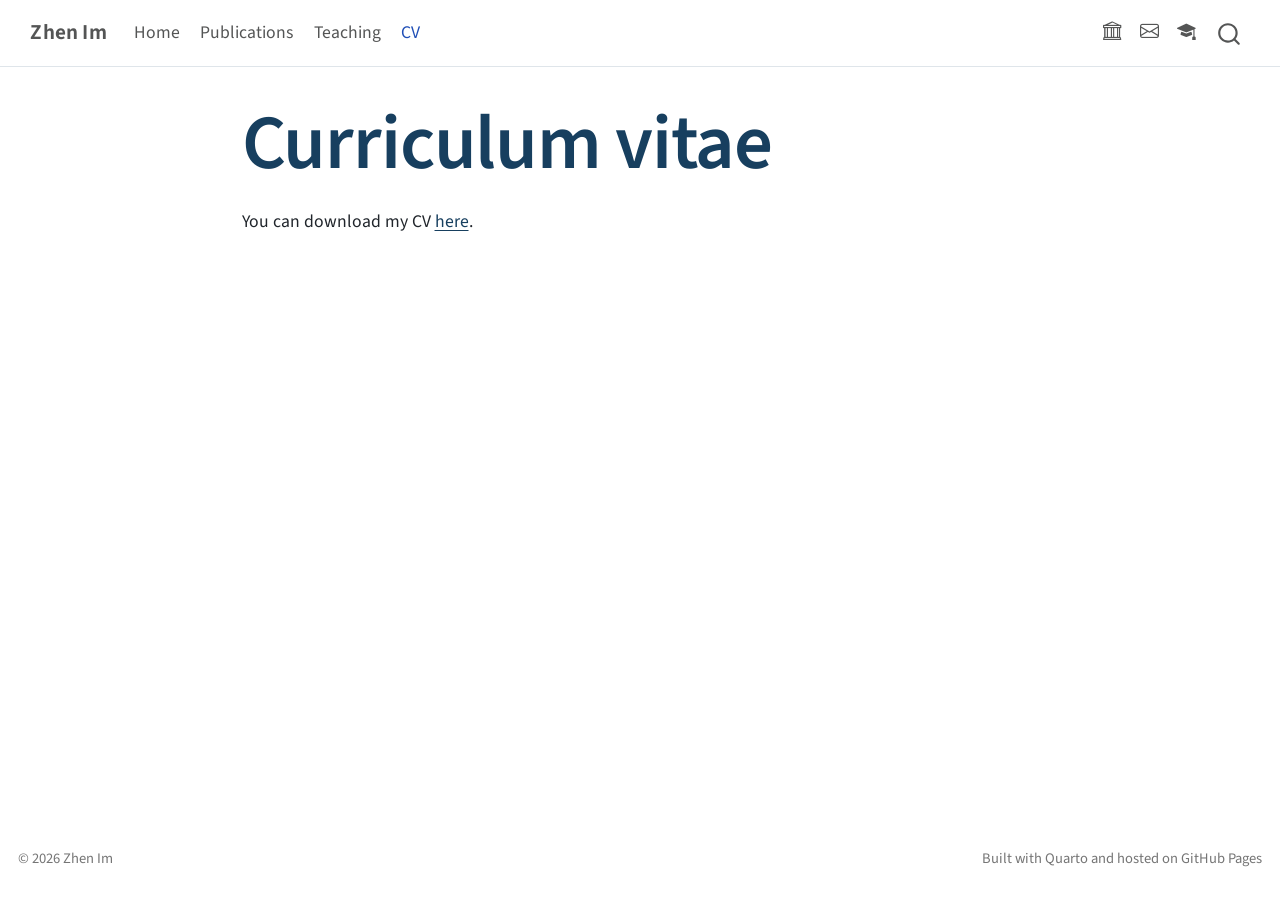
<file: cv.html>
<!DOCTYPE html>
<html xmlns="http://www.w3.org/1999/xhtml" lang="en" xml:lang="en"><head>

<meta charset="utf-8">
<meta name="generator" content="quarto-1.11.9">

<meta name="viewport" content="width=device-width, initial-scale=1.0, user-scalable=yes">


<title>Curriculum vitae – Zhen Im</title>
<style>
/* Default styles provided by pandoc.
** See https://pandoc.org/MANUAL.html#variables-for-html for config info.
*/
span.smallcaps{font-variant: small-caps;}
div.columns{display: flex; gap: 1.5em;}
div.column{flex: auto;}
@media screen {
div.columns{gap: min(4vw, 1.5em);}
div.column{overflow-x: auto;}
}
div.hanging-indent{margin-left: 1.5em; text-indent: -1.5em;}
ul.task-list{list-style: none;}
ul.task-list li input[type="checkbox"] {
  width: 0.8em;
  margin: 0 0.8em 0.2em -1em; /* quarto-specific, see https://github.com/quarto-dev/quarto-cli/issues/4556 */ 
  vertical-align: middle;
}
</style>


<script src="site_libs/quarto-nav/quarto-nav.js"></script>
<script src="site_libs/quarto-nav/headroom.min.js"></script>
<script src="site_libs/clipboard/clipboard.min.js"></script>
<script src="site_libs/quarto-search/autocomplete.umd.js"></script>
<script src="site_libs/quarto-search/fuse.min.js"></script>
<script src="site_libs/quarto-search/quarto-search.js"></script>
<meta name="quarto:offset" content="./">
<script src="site_libs/quarto-html/quarto.js" type="module"></script>
<script src="site_libs/quarto-html/tabsets/tabsets.js" type="module"></script>
<script src="site_libs/quarto-html/scrollable-regions/scrollable-regions.js" type="module"></script>
<script src="site_libs/quarto-html/popper.min.js"></script>
<script src="site_libs/quarto-html/tippy.umd.min.js"></script>
<script src="site_libs/quarto-html/anchor.min.js"></script>
<link href="site_libs/quarto-html/tippy.css" rel="stylesheet">
<link href="site_libs/quarto-html/quarto-syntax-highlighting-63b5708e65d6cd79cd7618c58d0c21e7.css" rel="stylesheet" id="quarto-text-highlighting-styles">
<script src="site_libs/bootstrap/bootstrap.min.js"></script>
<link href="site_libs/bootstrap/bootstrap-icons.css" rel="stylesheet">
<link href="site_libs/bootstrap/bootstrap-48eea8e06ff06eb442a2daacfce5ac08.min.css" rel="stylesheet" append-hash="true" id="quarto-bootstrap" data-mode="light">
<script id="quarto-search-options" type="application/json">{
  "location": "navbar",
  "copy-button": false,
  "collapse-after": 3,
  "panel-placement": "end",
  "type": "overlay",
  "limit": 50,
  "keyboard-shortcut": [
    "f",
    "/",
    "s"
  ],
  "show-item-context": false,
  "language": {
    "search-no-results-text": "No results",
    "search-matching-documents-text": "matching documents",
    "search-copy-link-title": "Copy link to search",
    "search-hide-matches-text": "Hide additional matches",
    "search-more-match-text": "more match in this document",
    "search-more-matches-text": "more matches in this document",
    "search-clear-button-title": "Clear",
    "search-text-placeholder": "",
    "search-detached-cancel-button-title": "Cancel",
    "search-submit-button-title": "Submit",
    "search-label": "Search"
  }
}</script>
<style>html{ scroll-behavior: smooth; }</style>


<link rel="stylesheet" href="styles.css">
</head>

<body class="nav-fixed fullcontent quarto-light"><a id="quarto-skip-link" class="visually-hidden-focusable" href="#quarto-document-content">Skip to main content</a>

<div id="quarto-search-results"></div>
  <header id="quarto-header" class="headroom fixed-top">
    <nav class="navbar navbar-expand-lg " data-bs-theme="dark" aria-label="Site">
      <div class="navbar-container container-fluid">
      <div class="navbar-brand-container mx-auto">
    <a class="navbar-brand" href="./index.html">
    <span class="navbar-title">Zhen Im</span>
    </a>
  </div>
          <button class="navbar-toggler" type="button" data-bs-toggle="collapse" data-bs-target="#navbarCollapse" aria-controls="navbarCollapse" aria-expanded="false" aria-label="Toggle navigation" onclick="if (window.quartoToggleHeadroom) { window.quartoToggleHeadroom(); }">
  <span class="navbar-toggler-icon"></span>
</button>
          <div class="collapse navbar-collapse" id="navbarCollapse">
            <ul class="navbar-nav navbar-nav-scroll me-auto">
  <li class="nav-item">
    <a class="nav-link" href="./index.html"> 
<span class="menu-text">Home</span></a>
  </li>  
  <li class="nav-item">
    <a class="nav-link" href="./publications.html"> 
<span class="menu-text">Publications</span></a>
  </li>  
  <li class="nav-item">
    <a class="nav-link" href="./teaching.html"> 
<span class="menu-text">Teaching</span></a>
  </li>  
  <li class="nav-item">
    <a class="nav-link active" href="./cv.html" aria-current="page"> 
<span class="menu-text">CV</span></a>
  </li>  
</ul>
            <ul class="navbar-nav navbar-nav-scroll ms-auto">
  <li class="nav-item compact">
    <a class="nav-link" href="https://www.lut.fi/en/profiles/zhen-im"> <i class="bi bi-bank" role="img" aria-label="University profile">
</i> 
<span class="menu-text"></span></a>
  </li>  
  <li class="nav-item compact">
    <a class="nav-link" href="mailto:Zhen.Im@lut.fi"> <i class="bi bi-envelope" role="img" aria-label="Email">
</i> 
<span class="menu-text"></span></a>
  </li>  
  <li class="nav-item compact">
    <a class="nav-link" href="https://scholar.google.com/citations?user=ouNIWlcAAAAJ&amp;hl=en"> <i class="bi bi-mortarboard-fill" role="img" aria-label="Google Scholar">
</i> 
<span class="menu-text"></span></a>
  </li>  
</ul>
          </div> <!-- /navcollapse -->
            <div class="quarto-navbar-tools">
</div>
            <div id="quarto-search" class="" title="Search"></div>
      </div> <!-- /container-fluid -->
    </nav>
</header>
<!-- content -->
<div id="quarto-content" class="quarto-container page-columns page-rows-contents page-layout-article page-navbar">
<!-- sidebar -->
<!-- margin-sidebar -->
    
<!-- main -->
<main class="content" id="quarto-document-content" tabindex="-1">

<header id="title-block-header" class="quarto-title-block default">
<div class="quarto-title">
<h1 class="title">Curriculum vitae</h1>
</div>



<div class="quarto-title-meta">

    
  
    
  </div>
  


</header>


<p>You can download my CV <a href="files/Zhen_Im_CV.pdf">here</a>.</p>



</main> <!-- /main -->
<script id="quarto-html-after-body" type="application/javascript">
  window.document.addEventListener("DOMContentLoaded", function (event) {
    const icon = "";
    const anchorJS = new window.AnchorJS();
    anchorJS.options = {
      placement: 'right',
      icon: icon
    };
    anchorJS.add('.anchored');
    const isCodeAnnotation = (el) => {
      for (const clz of el.classList) {
        if (clz.startsWith('code-annotation-')) {                     
          return true;
        }
      }
      return false;
    }
    const onCopySuccess = function(e) {
      // button target
      const button = e.trigger;
      // don't keep focus
      button.blur();
      // flash "checked"
      button.classList.add('code-copy-button-checked');
      var currentTitle = button.getAttribute("title");
      button.setAttribute("title", "Copied!");
      let tooltip;
      if (window.bootstrap) {
        button.setAttribute("data-bs-toggle", "tooltip");
        button.setAttribute("data-bs-placement", "left");
        button.setAttribute("data-bs-title", "Copied!");
        tooltip = new bootstrap.Tooltip(button, 
          { trigger: "manual", 
            customClass: "code-copy-button-tooltip",
            offset: [0, -8]});
        tooltip.show();    
      }
      setTimeout(function() {
        if (tooltip) {
          tooltip.hide();
          button.removeAttribute("data-bs-title");
          button.removeAttribute("data-bs-toggle");
          button.removeAttribute("data-bs-placement");
        }
        button.setAttribute("title", currentTitle);
        button.classList.remove('code-copy-button-checked');
      }, 1000);
      // clear code selection
      e.clearSelection();
    }
    const getTextToCopy = function(trigger) {
      const outerScaffold = trigger.parentElement.cloneNode(true);
      const codeEl = outerScaffold.querySelector('code');
      for (const childEl of codeEl.children) {
        if (isCodeAnnotation(childEl)) {
          childEl.remove();
        }
      }
      return codeEl.innerText;
    }
    const clipboard = new window.ClipboardJS('.code-copy-button:not([data-in-quarto-modal])', {
      text: getTextToCopy
    });
    clipboard.on('success', onCopySuccess);
    if (window.document.getElementById('quarto-embedded-source-code-modal')) {
      const clipboardModal = new window.ClipboardJS('.code-copy-button[data-in-quarto-modal]', {
        text: getTextToCopy,
        container: window.document.getElementById('quarto-embedded-source-code-modal')
      });
      clipboardModal.on('success', onCopySuccess);
    }
      var localhostRegex = new RegExp(/^(?:http|https):\/\/localhost\:?[0-9]*\//);
      var mailtoRegex = new RegExp(/^mailto:/);
        var filterRegex = new RegExp("https:\/\/zhen-im\.github\.io");
      const newWindowLabel = "(opens in a new tab)";
      const newWindowNoteId = "quarto-ext-newwindow-label";
      // Links reference one hidden label through aria-describedby, so the
      // announcement never changes their accessible name.
      var describeNewWindow = (link) => {
        if (!window.document.getElementById(newWindowNoteId)) {
          var newWindowNote = window.document.createElement("span");
          newWindowNote.id = newWindowNoteId;
          newWindowNote.hidden = true;
          newWindowNote.textContent = newWindowLabel;
          window.document.body.appendChild(newWindowNote);
        }
        var describedBy = (link.getAttribute("aria-describedby") || "").split(/\s+/).filter(Boolean);
        if (!describedBy.includes(newWindowNoteId)) {
          describedBy.push(newWindowNoteId);
          link.setAttribute("aria-describedby", describedBy.join(" "));
        }
      }
      var isInternal = (href) => {
          return filterRegex.test(href) || localhostRegex.test(href) || mailtoRegex.test(href);
      }
      // Inspect non-navigation links and adorn them if external
      window.quartoDecorateExternalLinks = function (root) {
     var links = (root || window.document).querySelectorAll('a[href]:not(.nav-link):not(.navbar-brand):not(.toc-action):not(.sidebar-link):not(.sidebar-item-toggle):not(.pagination-link):not(.no-external):not([aria-hidden]):not(.dropdown-item):not(.quarto-navigation-tool):not(.about-link)');
      for (var i=0; i<links.length; i++) {
        const link = links[i];
        if (!isInternal(link.href)) {
          // undo the damage that might have been done by quarto-nav.js in the case of
          // links that we want to consider external
          if (link.dataset.originalHref !== undefined) {
            link.href = link.dataset.originalHref;
          }
            // target, if specified
            link.setAttribute("target", "_blank");
            if (link.getAttribute("rel") === null) {
              link.setAttribute("rel", "noopener");
            }
            describeNewWindow(link);
          if (!link.classList.contains('no-external-icon')) {
          }
        }
      }
      };
      window.quartoDecorateExternalLinks(window.document);
    // Esc closes the popup (WCAG 1.4.13) and focus leaving both trigger and
    // popup closes it (WCAG 2.4.11); tippy handles neither for interactive popups.
    const hideOnEscAndFocusOut = {
      name: 'hideOnEscAndFocusOut',
      defaultValue: true,
      fn(instance) {
        const dismiss = () => {
          // A show scheduled by the trigger delay would otherwise reopen it
          instance.clearDelayTimeouts();
          instance.hide();
        };
        const onKeyDown = (event) => {
          if (event.key !== 'Escape') {
            return;
          }
          // Keep Esc from also reaching page handlers (e.g. reveal.js overview),
          // except an open reveal.js slide menu, which Esc should close too.
          // The menu handles keys only when its keyboard option is on.
          const menuHandlesEsc = window.Reveal?.getPlugin?.('menu')?.isOpen() &&
            window.Reveal.getConfig().menu?.keyboard !== false;
          if (!menuHandlesEsc) {
            event.stopPropagation();
          }
          if (instance.popper.contains(window.document.activeElement)) {
            // Disabled while refocusing so the focus trigger does not reopen it
            instance.disable();
            instance.reference.focus();
            instance.enable();
          }
          dismiss();
        };
        const onFocusOut = (event) => {
          const target = event.relatedTarget;
          if (target && !instance.reference.contains(target) &&
              !instance.popper.contains(target)) {
            dismiss();
          }
        };
        // On the trigger too: a click trigger (code-annotations: select) has no
        // blur handling. Attached for the instance's lifetime so leaving the
        // trigger also cancels a show still pending on the trigger delay.
        instance.reference.addEventListener('focusout', onFocusOut);
        return {
          onShow() {
            window.document.addEventListener('keydown', onKeyDown, true);
            instance.popper.addEventListener('focusout', onFocusOut);
          },
          onHide() {
            window.document.removeEventListener('keydown', onKeyDown, true);
            instance.popper.removeEventListener('focusout', onFocusOut);
          },
          onDestroy() {
            instance.reference.removeEventListener('focusout', onFocusOut);
          },
        };
      },
    };
    function tippyHover(el, contentFn, onTriggerFn, onUntriggerFn) {
      const config = {
        allowHTML: true,
        maxWidth: 500,
        delay: 100,
        arrow: false,
        appendTo: function(el) {
            return el.parentElement;
        },
        interactive: true,
        interactiveBorder: 10,
        theme: 'quarto',
        placement: 'bottom-start',
        plugins: [hideOnEscAndFocusOut],
      };
      if (contentFn) {
        config.content = contentFn;
      }
      if (onTriggerFn) {
        config.onTrigger = onTriggerFn;
      }
      if (onUntriggerFn) {
        config.onUntrigger = onUntriggerFn;
      }
      window.tippy(el, config); 
    }
    const noterefs = window.document.querySelectorAll('a[role="doc-noteref"]');
    for (var i=0; i<noterefs.length; i++) {
      const ref = noterefs[i];
      tippyHover(ref, function() {
        // use id or data attribute instead here
        let href = ref.getAttribute('data-footnote-href') || ref.getAttribute('href');
        try { href = new URL(href).hash; } catch {}
        const id = href.replace(/^#\/?/, "");
        const note = window.document.getElementById(id);
        if (note) {
          return note.innerHTML;
        } else {
          return "";
        }
      });
    }
    const xrefs = window.document.querySelectorAll('a.quarto-xref');
    const processXRef = (id, note) => {
      // Strip column container classes
      const stripColumnClz = (el) => {
        el.classList.remove("page-full", "page-columns");
        if (el.children) {
          for (const child of el.children) {
            stripColumnClz(child);
          }
        }
      }
      stripColumnClz(note)
      if (id === null || id.startsWith('sec-')) {
        // Special case sections, only their first couple elements
        const container = document.createElement("div");
        if (note.children && note.children.length > 2) {
          container.appendChild(note.children[0].cloneNode(true));
          for (let i = 1; i < note.children.length; i++) {
            const child = note.children[i];
            if (child.tagName === "P" && child.innerText === "") {
              continue;
            } else {
              container.appendChild(child.cloneNode(true));
              break;
            }
          }
          if (window.Quarto?.typesetMath) {
            window.Quarto.typesetMath(container);
          }
          return container.innerHTML
        } else {
          if (window.Quarto?.typesetMath) {
            window.Quarto.typesetMath(note);
          }
          return note.innerHTML;
        }
      } else {
        // Remove any anchor links if they are present
        const anchorLink = note.querySelector('a.anchorjs-link');
        if (anchorLink) {
          anchorLink.remove();
        }
        if (window.Quarto?.typesetMath) {
          window.Quarto.typesetMath(note);
        }
        if (note.classList.contains("callout")) {
          return note.outerHTML;
        } else {
          return note.innerHTML;
        }
      }
    }
    for (var i=0; i<xrefs.length; i++) {
      const xref = xrefs[i];
      tippyHover(xref, undefined, function(instance) {
        instance.disable();
        let url = xref.getAttribute('href');
        let hash = undefined; 
        if (url.startsWith('#')) {
          hash = url;
        } else {
          try { hash = new URL(url).hash; } catch {}
        }
        if (hash) {
          const id = hash.replace(/^#\/?/, "");
          const note = window.document.getElementById(id);
          if (note !== null) {
            try {
              const html = processXRef(id, note.cloneNode(true));
              instance.setContent(html);
            } finally {
              instance.enable();
              instance.show();
            }
          } else {
            // See if we can fetch this
            fetch(url.split('#')[0])
            .then(res => res.text())
            .then(html => {
              const parser = new DOMParser();
              const htmlDoc = parser.parseFromString(html, "text/html");
              const note = htmlDoc.getElementById(id);
              if (note !== null) {
                const html = processXRef(id, note);
                instance.setContent(html);
              } 
            }).finally(() => {
              instance.enable();
              instance.show();
            });
          }
        } else {
          // See if we can fetch a full url (with no hash to target)
          // This is a special case and we should probably do some content thinning / targeting
          fetch(url)
          .then(res => res.text())
          .then(html => {
            const parser = new DOMParser();
            const htmlDoc = parser.parseFromString(html, "text/html");
            const note = htmlDoc.querySelector('main.content');
            if (note !== null) {
              // This should only happen for chapter cross references
              // (since there is no id in the URL)
              // remove the first header
              if (note.children.length > 0 && note.children[0].tagName === "HEADER") {
                note.children[0].remove();
              }
              const html = processXRef(null, note);
              instance.setContent(html);
            } 
          }).finally(() => {
            instance.enable();
            instance.show();
          });
        }
      }, function(instance) {
      });
    }
        let selectedAnnoteEl;
        const selectorForAnnotation = ( cell, annotation) => {
          let cellAttr = 'data-code-cell="' + cell + '"';
          let lineAttr = 'data-code-annotation="' +  annotation + '"';
          const selector = 'span[' + cellAttr + '][' + lineAttr + ']';
          return selector;
        }
        const selectCodeLines = (annoteEl) => {
          const doc = window.document;
          const targetCell = annoteEl.getAttribute("data-target-cell");
          const targetAnnotation = annoteEl.getAttribute("data-target-annotation");
          const annoteSpan = window.document.querySelector(selectorForAnnotation(targetCell, targetAnnotation));
          const lines = annoteSpan.getAttribute("data-code-lines").split(",");
          const lineIds = lines.map((line) => {
            return targetCell + "-" + line;
          })
          // Each band is positioned against its own containing block, which is
          // not the offsetParent of the lines, so place it from client rects.
          const placeBand = (band, firstEl, lastEl, codeBlock) => {
            const container = band.offsetParent;
            if (container === null) {
              return;
            }
            const containerRect = container.getBoundingClientRect();
            // Reveal.js scales slides with a transform, so convert client
            // pixels back to the CSS pixels of the container.
            const scale = containerRect.height / container.offsetHeight || 1;
            const firstRect = firstEl.getBoundingClientRect();
            const lastRect = lastEl.getBoundingClientRect();
            const top = (firstRect.top - containerRect.top) / scale - container.clientTop + container.scrollTop;
            const height = (lastRect.bottom - firstRect.top) / scale;
            band.style.top = top - 2 + "px";
            band.style.height = height + 4 + "px";
            if (codeBlock) {
              // Without the copy button wrapper, the containing block is wider
              // than the code block, so span the code block explicitly.
              const blockRect = codeBlock.getBoundingClientRect();
              band.style.left = (blockRect.left - containerRect.left) / scale - container.clientLeft + container.scrollLeft + "px";
              band.style.width = blockRect.width / scale + "px";
            }
          };
          if (lineIds.length > 0) {
            const el = window.document.getElementById(lineIds[0]);
            const lastEl = window.document.getElementById(lineIds[lineIds.length - 1]);
            const parent = el.parentElement.parentElement;
            // cook up a div (if necessary) and position it
            let div = window.document.getElementById("code-annotation-line-highlight");
            if (div === null) {
              div = window.document.createElement("div");
              div.setAttribute("id", "code-annotation-line-highlight");
              div.style.position = 'absolute';
              parent.appendChild(div);
            }
            placeBand(div, el, lastEl, parent.closest("div.sourceCode") || parent);
            let gutterDiv = window.document.getElementById("code-annotation-line-highlight-gutter");
            if (gutterDiv === null) {
              gutterDiv = window.document.createElement("div");
              gutterDiv.setAttribute("id", "code-annotation-line-highlight-gutter");
              gutterDiv.style.position = 'absolute';
              const codeCell = window.document.getElementById(targetCell);
              const gutter = codeCell.querySelector('.code-annotation-gutter');
              gutter.appendChild(gutterDiv);
            }
            placeBand(gutterDiv, el, lastEl);
            selectedAnnoteEl = annoteEl;
          }
        };
        const unselectCodeLines = () => {
          const elementsIds = ["code-annotation-line-highlight", "code-annotation-line-highlight-gutter"];
          elementsIds.forEach((elId) => {
            const div = window.document.getElementById(elId);
            if (div) {
              div.remove();
            }
          });
          selectedAnnoteEl = undefined;
        };
          // Handle positioning of the toggle
      window.addEventListener(
        "resize",
        throttle(() => {
          elRect = undefined;
          if (selectedAnnoteEl) {
            selectCodeLines(selectedAnnoteEl);
          }
        }, 10)
      );
      function throttle(fn, ms) {
      let throttle = false;
      let timer;
        return (...args) => {
          if(!throttle) { // first call gets through
              fn.apply(this, args);
              throttle = true;
          } else { // all the others get throttled
              if(timer) clearTimeout(timer); // cancel #2
              timer = setTimeout(() => {
                fn.apply(this, args);
                timer = throttle = false;
              }, ms);
          }
        };
      }
        // Attach click handler to the DT
        const annoteDls = window.document.querySelectorAll('dt[data-target-cell]');
        for (const annoteDlNode of annoteDls) {
          annoteDlNode.addEventListener('click', (event) => {
            const clickedEl = event.target;
            if (clickedEl !== selectedAnnoteEl) {
              unselectCodeLines();
              const activeEl = window.document.querySelector('dt[data-target-cell].code-annotation-active');
              if (activeEl) {
                activeEl.classList.remove('code-annotation-active');
              }
              selectCodeLines(clickedEl);
              clickedEl.classList.add('code-annotation-active');
            } else {
              // Unselect the line
              unselectCodeLines();
              clickedEl.classList.remove('code-annotation-active');
            }
          });
        }
    const findCites = (el) => {
      const parentEl = el.parentElement;
      if (parentEl) {
        const cites = parentEl.dataset.cites;
        if (cites) {
          return {
            el,
            cites: cites.split(' ')
          };
        } else {
          return findCites(el.parentElement)
        }
      } else {
        return undefined;
      }
    };
    var bibliorefs = window.document.querySelectorAll('a[role="doc-biblioref"]');
    for (var i=0; i<bibliorefs.length; i++) {
      const ref = bibliorefs[i];
      const citeInfo = findCites(ref);
      if (citeInfo) {
        tippyHover(citeInfo.el, function() {
          var popup = window.document.createElement('div');
          citeInfo.cites.forEach(function(cite) {
            var citeDiv = window.document.createElement('div');
            citeDiv.classList.add('hanging-indent');
            citeDiv.classList.add('csl-entry');
            var biblioDiv = window.document.getElementById('ref-' + cite);
            if (biblioDiv) {
              citeDiv.innerHTML = biblioDiv.innerHTML;
            }
            popup.appendChild(citeDiv);
          });
          return popup.innerHTML;
        });
      }
    }
  });
  </script>
  <script type="application/javascript">
  window.quartoScrollableRegionsLabels = {"code":"Scrollable code","output":"Scrollable output"};
  </script>
</div> <!-- /content -->
<footer class="footer">
  <div class="nav-footer">
    <div class="nav-footer-left">
<p>© 2026 Zhen Im</p>
</div>   
    <div class="nav-footer-center">
      &nbsp;
    </div>
    <div class="nav-footer-right">
<p>Built with Quarto and hosted on GitHub Pages</p>
</div>
  </div>
</footer>




<script src="site_libs/quarto-html/zenscroll-min.js"></script>
</body></html>
</file>
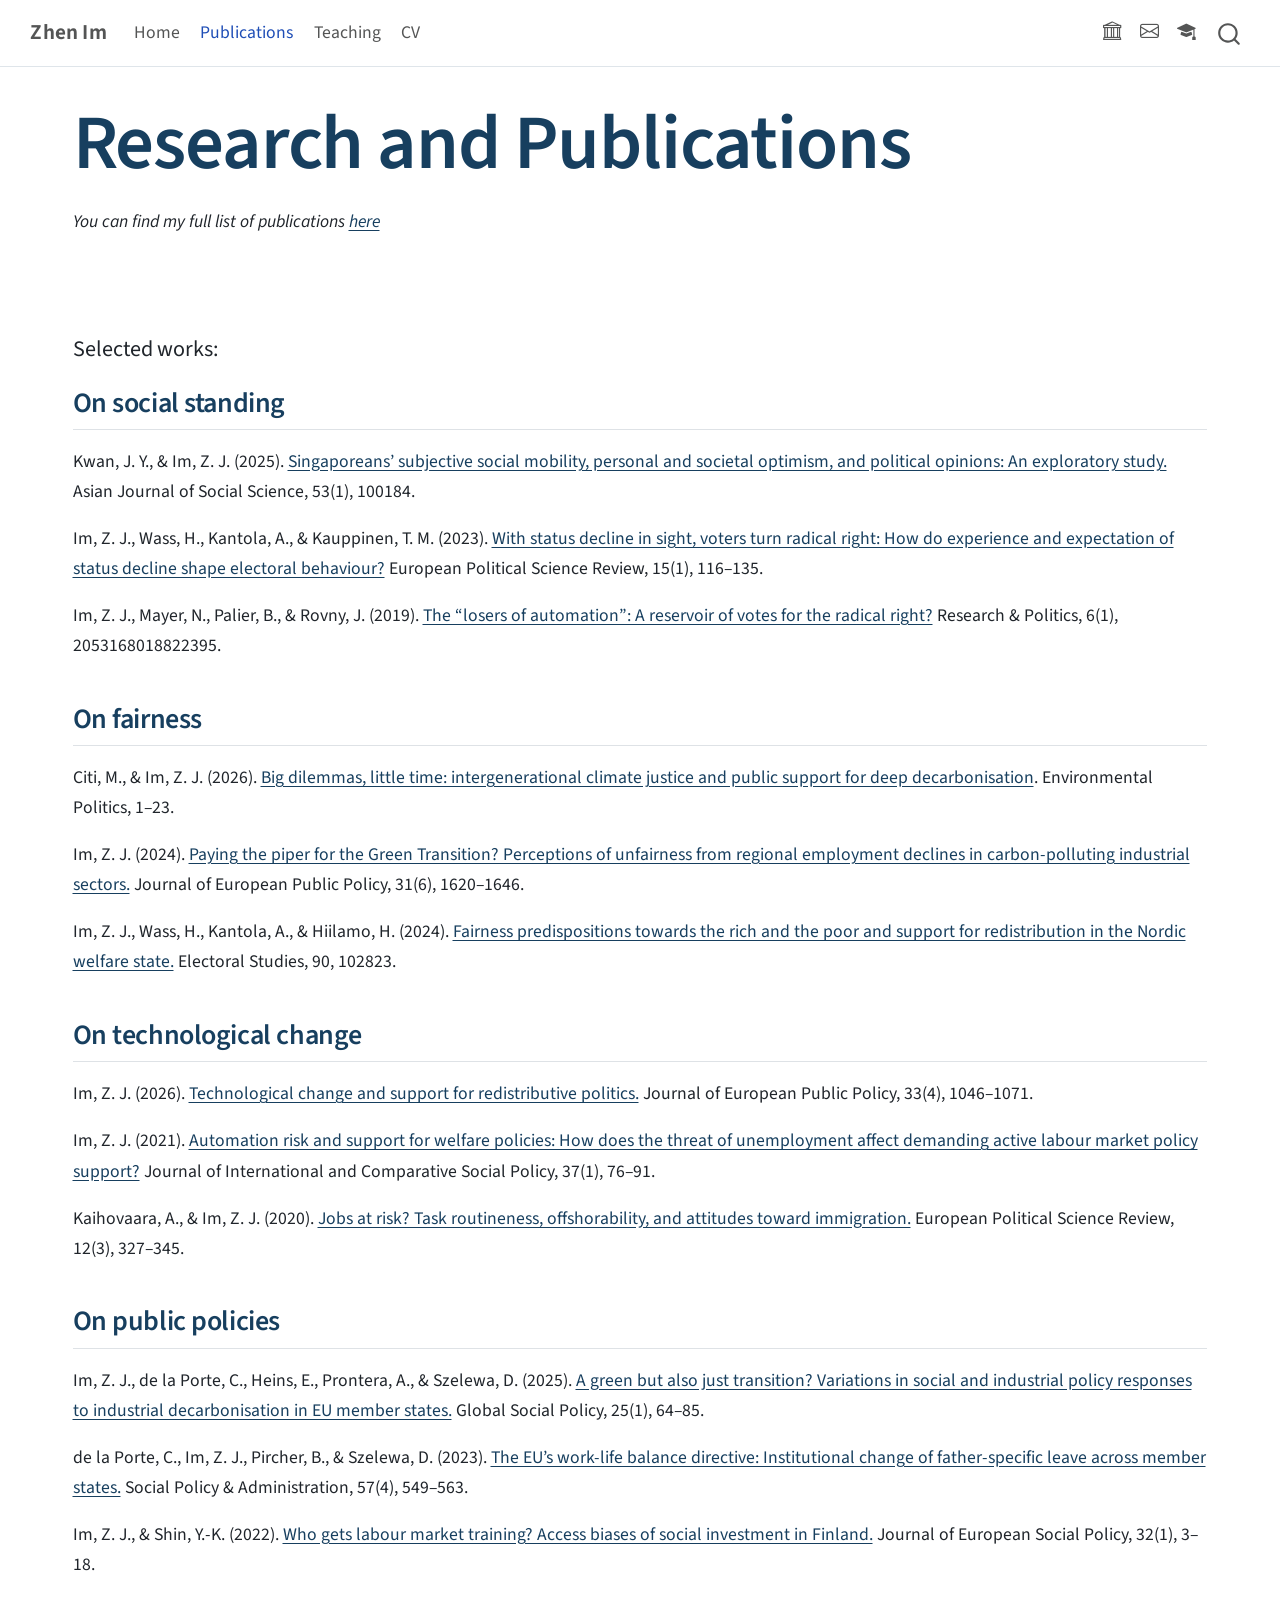
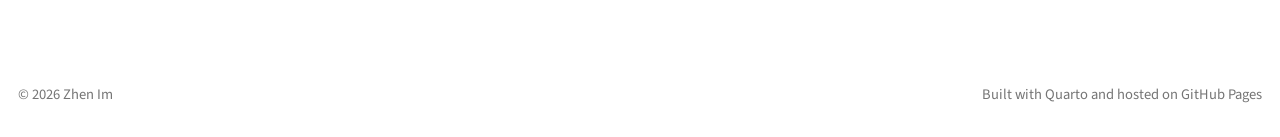
<file: publications.html>
<!DOCTYPE html>
<html xmlns="http://www.w3.org/1999/xhtml" lang="en" xml:lang="en"><head>

<meta charset="utf-8">
<meta name="generator" content="quarto-1.11.9">

<meta name="viewport" content="width=device-width, initial-scale=1.0, user-scalable=yes">


<title>Research and Publications – Zhen Im</title>
<style>
/* Default styles provided by pandoc.
** See https://pandoc.org/MANUAL.html#variables-for-html for config info.
*/
span.smallcaps{font-variant: small-caps;}
div.columns{display: flex; gap: 1.5em;}
div.column{flex: auto;}
@media screen {
div.columns{gap: min(4vw, 1.5em);}
div.column{overflow-x: auto;}
}
div.hanging-indent{margin-left: 1.5em; text-indent: -1.5em;}
ul.task-list{list-style: none;}
ul.task-list li input[type="checkbox"] {
  width: 0.8em;
  margin: 0 0.8em 0.2em -1em; /* quarto-specific, see https://github.com/quarto-dev/quarto-cli/issues/4556 */ 
  vertical-align: middle;
}
</style>


<script src="site_libs/quarto-nav/quarto-nav.js"></script>
<script src="site_libs/quarto-nav/headroom.min.js"></script>
<script src="site_libs/clipboard/clipboard.min.js"></script>
<script src="site_libs/quarto-search/autocomplete.umd.js"></script>
<script src="site_libs/quarto-search/fuse.min.js"></script>
<script src="site_libs/quarto-search/quarto-search.js"></script>
<meta name="quarto:offset" content="./">
<script src="site_libs/quarto-html/quarto.js" type="module"></script>
<script src="site_libs/quarto-html/tabsets/tabsets.js" type="module"></script>
<script src="site_libs/quarto-html/scrollable-regions/scrollable-regions.js" type="module"></script>
<script src="site_libs/quarto-html/popper.min.js"></script>
<script src="site_libs/quarto-html/tippy.umd.min.js"></script>
<script src="site_libs/quarto-html/anchor.min.js"></script>
<link href="site_libs/quarto-html/tippy.css" rel="stylesheet">
<link href="site_libs/quarto-html/quarto-syntax-highlighting-63b5708e65d6cd79cd7618c58d0c21e7.css" rel="stylesheet" id="quarto-text-highlighting-styles">
<script src="site_libs/bootstrap/bootstrap.min.js"></script>
<link href="site_libs/bootstrap/bootstrap-icons.css" rel="stylesheet">
<link href="site_libs/bootstrap/bootstrap-48eea8e06ff06eb442a2daacfce5ac08.min.css" rel="stylesheet" append-hash="true" id="quarto-bootstrap" data-mode="light">
<script id="quarto-search-options" type="application/json">{
  "location": "navbar",
  "copy-button": false,
  "collapse-after": 3,
  "panel-placement": "end",
  "type": "overlay",
  "limit": 50,
  "keyboard-shortcut": [
    "f",
    "/",
    "s"
  ],
  "show-item-context": false,
  "language": {
    "search-no-results-text": "No results",
    "search-matching-documents-text": "matching documents",
    "search-copy-link-title": "Copy link to search",
    "search-hide-matches-text": "Hide additional matches",
    "search-more-match-text": "more match in this document",
    "search-more-matches-text": "more matches in this document",
    "search-clear-button-title": "Clear",
    "search-text-placeholder": "",
    "search-detached-cancel-button-title": "Cancel",
    "search-submit-button-title": "Submit",
    "search-label": "Search"
  }
}</script>
<style>html{ scroll-behavior: smooth; }</style>


<link rel="stylesheet" href="styles.css">
</head>

<body class="nav-fixed quarto-light"><a id="quarto-skip-link" class="visually-hidden-focusable" href="#quarto-document-content">Skip to main content</a>

<div id="quarto-search-results"></div>
  <header id="quarto-header" class="headroom fixed-top">
    <nav class="navbar navbar-expand-lg " data-bs-theme="dark" aria-label="Site">
      <div class="navbar-container container-fluid">
      <div class="navbar-brand-container mx-auto">
    <a class="navbar-brand" href="./index.html">
    <span class="navbar-title">Zhen Im</span>
    </a>
  </div>
          <button class="navbar-toggler" type="button" data-bs-toggle="collapse" data-bs-target="#navbarCollapse" aria-controls="navbarCollapse" aria-expanded="false" aria-label="Toggle navigation" onclick="if (window.quartoToggleHeadroom) { window.quartoToggleHeadroom(); }">
  <span class="navbar-toggler-icon"></span>
</button>
          <div class="collapse navbar-collapse" id="navbarCollapse">
            <ul class="navbar-nav navbar-nav-scroll me-auto">
  <li class="nav-item">
    <a class="nav-link" href="./index.html"> 
<span class="menu-text">Home</span></a>
  </li>  
  <li class="nav-item">
    <a class="nav-link active" href="./publications.html" aria-current="page"> 
<span class="menu-text">Publications</span></a>
  </li>  
  <li class="nav-item">
    <a class="nav-link" href="./teaching.html"> 
<span class="menu-text">Teaching</span></a>
  </li>  
  <li class="nav-item">
    <a class="nav-link" href="./cv.html"> 
<span class="menu-text">CV</span></a>
  </li>  
</ul>
            <ul class="navbar-nav navbar-nav-scroll ms-auto">
  <li class="nav-item compact">
    <a class="nav-link" href="https://www.lut.fi/en/profiles/zhen-im"> <i class="bi bi-bank" role="img" aria-label="University profile">
</i> 
<span class="menu-text"></span></a>
  </li>  
  <li class="nav-item compact">
    <a class="nav-link" href="mailto:Zhen.Im@lut.fi"> <i class="bi bi-envelope" role="img" aria-label="Email">
</i> 
<span class="menu-text"></span></a>
  </li>  
  <li class="nav-item compact">
    <a class="nav-link" href="https://scholar.google.com/citations?user=ouNIWlcAAAAJ&amp;hl=en"> <i class="bi bi-mortarboard-fill" role="img" aria-label="Google Scholar">
</i> 
<span class="menu-text"></span></a>
  </li>  
</ul>
          </div> <!-- /navcollapse -->
            <div class="quarto-navbar-tools">
</div>
            <div id="quarto-search" class="" title="Search"></div>
      </div> <!-- /container-fluid -->
    </nav>
</header>
<!-- content -->
<div id="quarto-content" class="quarto-container page-columns page-rows-contents page-layout-full page-navbar">
<!-- sidebar -->
<!-- margin-sidebar -->
    
<!-- main -->
<main class="content column-page" id="quarto-document-content" tabindex="-1">

<header id="title-block-header" class="quarto-title-block default">
<div class="quarto-title">
<h1 class="title">Research and Publications</h1>
</div>



<div class="quarto-title-meta column-page">

    
  
    
  </div>
  


</header>


<p><em>You can find my full list of publications <a href="https://scholar.google.com/citations?user=ouNIWlcAAAAJ&amp;hl=en">here</a></em></p>
<p><br> <br></p>
<div class="hero-text">
<p><span style="font-size: 1.25em;">Selected works:</span></p>
</div>
<section id="on-social-standing" class="level2">
<h2 class="anchored" data-anchor-id="on-social-standing">On social standing</h2>
<p>Kwan, J. Y., &amp; Im, Z. J. (2025). <a href="https://doi.org/10.1016/j.ajss.2025.100184">Singaporeans’ subjective social mobility, personal and societal optimism, and political opinions: An exploratory study.</a> Asian Journal of Social Science, 53(1), 100184.</p>
<p>Im, Z. J., Wass, H., Kantola, A., &amp; Kauppinen, T. M. (2023). <a href="https://doi.org/10.1017/S1755773922000406">With status decline in sight, voters turn radical right: How do experience and expectation of status decline shape electoral behaviour?</a> European Political Science Review, 15(1), 116–135.</p>
<p>Im, Z. J., Mayer, N., Palier, B., &amp; Rovny, J. (2019). <a href="https://doi.org/10.1177/2053168018822395">The “losers of automation”: A reservoir of votes for the radical right?</a> Research &amp; Politics, 6(1), 2053168018822395.</p>
</section>
<section id="on-fairness" class="level2">
<h2 class="anchored" data-anchor-id="on-fairness">On fairness</h2>
<p>Citi, M., &amp; Im, Z. J. (2026). <a href="https://doi.org/10.1080/09644016.2026.2633837">Big dilemmas, little time: intergenerational climate justice and public support for deep decarbonisation</a>. Environmental Politics, 1–23.</p>
<p>Im, Z. J. (2024). <a href="https://doi.org/10.1080/13501763.2023.2288689">Paying the piper for the Green Transition? Perceptions of unfairness from regional employment declines in carbon-polluting industrial sectors.</a> Journal of European Public Policy, 31(6), 1620–1646.</p>
<p>Im, Z. J., Wass, H., Kantola, A., &amp; Hiilamo, H. (2024). <a href="https://doi.org/10.1016/j.electstud.2024.102823">Fairness predispositions towards the rich and the poor and support for redistribution in the Nordic welfare state.</a> Electoral Studies, 90, 102823.</p>
</section>
<section id="on-technological-change" class="level2">
<h2 class="anchored" data-anchor-id="on-technological-change">On technological change</h2>
<p>Im, Z. J. (2026). <a href="https://doi.org/10.1080/13501763.2025.2526557">Technological change and support for redistributive politics.</a> Journal of European Public Policy, 33(4), 1046–1071.</p>
<p>Im, Z. J. (2021). <a href="https://doi.org/10.1017/ics.2020.22">Automation risk and support for welfare policies: How does the threat of unemployment affect demanding active labour market policy support?</a> Journal of International and Comparative Social Policy, 37(1), 76–91.</p>
<p>Kaihovaara, A., &amp; Im, Z. J. (2020). <a href="https://doi.org/10.1017/S1755773920000144">Jobs at risk? Task routineness, offshorability, and attitudes toward immigration.</a> European Political Science Review, 12(3), 327–345.</p>
</section>
<section id="on-public-policies" class="level2">
<h2 class="anchored" data-anchor-id="on-public-policies">On public policies</h2>
<p>Im, Z. J., de la Porte, C., Heins, E., Prontera, A., &amp; Szelewa, D. (2025). <a href="https://doi.org/10.1177/14680181241246763">A green but also just transition? Variations in social and industrial policy responses to industrial decarbonisation in EU member states.</a> Global Social Policy, 25(1), 64–85.</p>
<p>de la Porte, C., Im, Z. J., Pircher, B., &amp; Szelewa, D. (2023). <a href="https://doi.org/10.1111/spol.12920">The EU’s work-life balance directive: Institutional change of father-specific leave across member states.</a> Social Policy &amp; Administration, 57(4), 549–563.</p>
<p>Im, Z. J., &amp; Shin, Y.-K. (2022). <a href="https://doi.org/10.1177/09589287211066408">Who gets labour market training? Access biases of social investment in Finland.</a> Journal of European Social Policy, 32(1), 3–18.</p>


</section>

</main> <!-- /main -->
<script id="quarto-html-after-body" type="application/javascript">
  window.document.addEventListener("DOMContentLoaded", function (event) {
    const icon = "";
    const anchorJS = new window.AnchorJS();
    anchorJS.options = {
      placement: 'right',
      icon: icon
    };
    anchorJS.add('.anchored');
    const isCodeAnnotation = (el) => {
      for (const clz of el.classList) {
        if (clz.startsWith('code-annotation-')) {                     
          return true;
        }
      }
      return false;
    }
    const onCopySuccess = function(e) {
      // button target
      const button = e.trigger;
      // don't keep focus
      button.blur();
      // flash "checked"
      button.classList.add('code-copy-button-checked');
      var currentTitle = button.getAttribute("title");
      button.setAttribute("title", "Copied!");
      let tooltip;
      if (window.bootstrap) {
        button.setAttribute("data-bs-toggle", "tooltip");
        button.setAttribute("data-bs-placement", "left");
        button.setAttribute("data-bs-title", "Copied!");
        tooltip = new bootstrap.Tooltip(button, 
          { trigger: "manual", 
            customClass: "code-copy-button-tooltip",
            offset: [0, -8]});
        tooltip.show();    
      }
      setTimeout(function() {
        if (tooltip) {
          tooltip.hide();
          button.removeAttribute("data-bs-title");
          button.removeAttribute("data-bs-toggle");
          button.removeAttribute("data-bs-placement");
        }
        button.setAttribute("title", currentTitle);
        button.classList.remove('code-copy-button-checked');
      }, 1000);
      // clear code selection
      e.clearSelection();
    }
    const getTextToCopy = function(trigger) {
      const outerScaffold = trigger.parentElement.cloneNode(true);
      const codeEl = outerScaffold.querySelector('code');
      for (const childEl of codeEl.children) {
        if (isCodeAnnotation(childEl)) {
          childEl.remove();
        }
      }
      return codeEl.innerText;
    }
    const clipboard = new window.ClipboardJS('.code-copy-button:not([data-in-quarto-modal])', {
      text: getTextToCopy
    });
    clipboard.on('success', onCopySuccess);
    if (window.document.getElementById('quarto-embedded-source-code-modal')) {
      const clipboardModal = new window.ClipboardJS('.code-copy-button[data-in-quarto-modal]', {
        text: getTextToCopy,
        container: window.document.getElementById('quarto-embedded-source-code-modal')
      });
      clipboardModal.on('success', onCopySuccess);
    }
      var localhostRegex = new RegExp(/^(?:http|https):\/\/localhost\:?[0-9]*\//);
      var mailtoRegex = new RegExp(/^mailto:/);
        var filterRegex = new RegExp("https:\/\/zhen-im\.github\.io");
      const newWindowLabel = "(opens in a new tab)";
      const newWindowNoteId = "quarto-ext-newwindow-label";
      // Links reference one hidden label through aria-describedby, so the
      // announcement never changes their accessible name.
      var describeNewWindow = (link) => {
        if (!window.document.getElementById(newWindowNoteId)) {
          var newWindowNote = window.document.createElement("span");
          newWindowNote.id = newWindowNoteId;
          newWindowNote.hidden = true;
          newWindowNote.textContent = newWindowLabel;
          window.document.body.appendChild(newWindowNote);
        }
        var describedBy = (link.getAttribute("aria-describedby") || "").split(/\s+/).filter(Boolean);
        if (!describedBy.includes(newWindowNoteId)) {
          describedBy.push(newWindowNoteId);
          link.setAttribute("aria-describedby", describedBy.join(" "));
        }
      }
      var isInternal = (href) => {
          return filterRegex.test(href) || localhostRegex.test(href) || mailtoRegex.test(href);
      }
      // Inspect non-navigation links and adorn them if external
      window.quartoDecorateExternalLinks = function (root) {
     var links = (root || window.document).querySelectorAll('a[href]:not(.nav-link):not(.navbar-brand):not(.toc-action):not(.sidebar-link):not(.sidebar-item-toggle):not(.pagination-link):not(.no-external):not([aria-hidden]):not(.dropdown-item):not(.quarto-navigation-tool):not(.about-link)');
      for (var i=0; i<links.length; i++) {
        const link = links[i];
        if (!isInternal(link.href)) {
          // undo the damage that might have been done by quarto-nav.js in the case of
          // links that we want to consider external
          if (link.dataset.originalHref !== undefined) {
            link.href = link.dataset.originalHref;
          }
            // target, if specified
            link.setAttribute("target", "_blank");
            if (link.getAttribute("rel") === null) {
              link.setAttribute("rel", "noopener");
            }
            describeNewWindow(link);
          if (!link.classList.contains('no-external-icon')) {
          }
        }
      }
      };
      window.quartoDecorateExternalLinks(window.document);
    // Esc closes the popup (WCAG 1.4.13) and focus leaving both trigger and
    // popup closes it (WCAG 2.4.11); tippy handles neither for interactive popups.
    const hideOnEscAndFocusOut = {
      name: 'hideOnEscAndFocusOut',
      defaultValue: true,
      fn(instance) {
        const dismiss = () => {
          // A show scheduled by the trigger delay would otherwise reopen it
          instance.clearDelayTimeouts();
          instance.hide();
        };
        const onKeyDown = (event) => {
          if (event.key !== 'Escape') {
            return;
          }
          // Keep Esc from also reaching page handlers (e.g. reveal.js overview),
          // except an open reveal.js slide menu, which Esc should close too.
          // The menu handles keys only when its keyboard option is on.
          const menuHandlesEsc = window.Reveal?.getPlugin?.('menu')?.isOpen() &&
            window.Reveal.getConfig().menu?.keyboard !== false;
          if (!menuHandlesEsc) {
            event.stopPropagation();
          }
          if (instance.popper.contains(window.document.activeElement)) {
            // Disabled while refocusing so the focus trigger does not reopen it
            instance.disable();
            instance.reference.focus();
            instance.enable();
          }
          dismiss();
        };
        const onFocusOut = (event) => {
          const target = event.relatedTarget;
          if (target && !instance.reference.contains(target) &&
              !instance.popper.contains(target)) {
            dismiss();
          }
        };
        // On the trigger too: a click trigger (code-annotations: select) has no
        // blur handling. Attached for the instance's lifetime so leaving the
        // trigger also cancels a show still pending on the trigger delay.
        instance.reference.addEventListener('focusout', onFocusOut);
        return {
          onShow() {
            window.document.addEventListener('keydown', onKeyDown, true);
            instance.popper.addEventListener('focusout', onFocusOut);
          },
          onHide() {
            window.document.removeEventListener('keydown', onKeyDown, true);
            instance.popper.removeEventListener('focusout', onFocusOut);
          },
          onDestroy() {
            instance.reference.removeEventListener('focusout', onFocusOut);
          },
        };
      },
    };
    function tippyHover(el, contentFn, onTriggerFn, onUntriggerFn) {
      const config = {
        allowHTML: true,
        maxWidth: 500,
        delay: 100,
        arrow: false,
        appendTo: function(el) {
            return el.parentElement;
        },
        interactive: true,
        interactiveBorder: 10,
        theme: 'quarto',
        placement: 'bottom-start',
        plugins: [hideOnEscAndFocusOut],
      };
      if (contentFn) {
        config.content = contentFn;
      }
      if (onTriggerFn) {
        config.onTrigger = onTriggerFn;
      }
      if (onUntriggerFn) {
        config.onUntrigger = onUntriggerFn;
      }
      window.tippy(el, config); 
    }
    const noterefs = window.document.querySelectorAll('a[role="doc-noteref"]');
    for (var i=0; i<noterefs.length; i++) {
      const ref = noterefs[i];
      tippyHover(ref, function() {
        // use id or data attribute instead here
        let href = ref.getAttribute('data-footnote-href') || ref.getAttribute('href');
        try { href = new URL(href).hash; } catch {}
        const id = href.replace(/^#\/?/, "");
        const note = window.document.getElementById(id);
        if (note) {
          return note.innerHTML;
        } else {
          return "";
        }
      });
    }
    const xrefs = window.document.querySelectorAll('a.quarto-xref');
    const processXRef = (id, note) => {
      // Strip column container classes
      const stripColumnClz = (el) => {
        el.classList.remove("page-full", "page-columns");
        if (el.children) {
          for (const child of el.children) {
            stripColumnClz(child);
          }
        }
      }
      stripColumnClz(note)
      if (id === null || id.startsWith('sec-')) {
        // Special case sections, only their first couple elements
        const container = document.createElement("div");
        if (note.children && note.children.length > 2) {
          container.appendChild(note.children[0].cloneNode(true));
          for (let i = 1; i < note.children.length; i++) {
            const child = note.children[i];
            if (child.tagName === "P" && child.innerText === "") {
              continue;
            } else {
              container.appendChild(child.cloneNode(true));
              break;
            }
          }
          if (window.Quarto?.typesetMath) {
            window.Quarto.typesetMath(container);
          }
          return container.innerHTML
        } else {
          if (window.Quarto?.typesetMath) {
            window.Quarto.typesetMath(note);
          }
          return note.innerHTML;
        }
      } else {
        // Remove any anchor links if they are present
        const anchorLink = note.querySelector('a.anchorjs-link');
        if (anchorLink) {
          anchorLink.remove();
        }
        if (window.Quarto?.typesetMath) {
          window.Quarto.typesetMath(note);
        }
        if (note.classList.contains("callout")) {
          return note.outerHTML;
        } else {
          return note.innerHTML;
        }
      }
    }
    for (var i=0; i<xrefs.length; i++) {
      const xref = xrefs[i];
      tippyHover(xref, undefined, function(instance) {
        instance.disable();
        let url = xref.getAttribute('href');
        let hash = undefined; 
        if (url.startsWith('#')) {
          hash = url;
        } else {
          try { hash = new URL(url).hash; } catch {}
        }
        if (hash) {
          const id = hash.replace(/^#\/?/, "");
          const note = window.document.getElementById(id);
          if (note !== null) {
            try {
              const html = processXRef(id, note.cloneNode(true));
              instance.setContent(html);
            } finally {
              instance.enable();
              instance.show();
            }
          } else {
            // See if we can fetch this
            fetch(url.split('#')[0])
            .then(res => res.text())
            .then(html => {
              const parser = new DOMParser();
              const htmlDoc = parser.parseFromString(html, "text/html");
              const note = htmlDoc.getElementById(id);
              if (note !== null) {
                const html = processXRef(id, note);
                instance.setContent(html);
              } 
            }).finally(() => {
              instance.enable();
              instance.show();
            });
          }
        } else {
          // See if we can fetch a full url (with no hash to target)
          // This is a special case and we should probably do some content thinning / targeting
          fetch(url)
          .then(res => res.text())
          .then(html => {
            const parser = new DOMParser();
            const htmlDoc = parser.parseFromString(html, "text/html");
            const note = htmlDoc.querySelector('main.content');
            if (note !== null) {
              // This should only happen for chapter cross references
              // (since there is no id in the URL)
              // remove the first header
              if (note.children.length > 0 && note.children[0].tagName === "HEADER") {
                note.children[0].remove();
              }
              const html = processXRef(null, note);
              instance.setContent(html);
            } 
          }).finally(() => {
            instance.enable();
            instance.show();
          });
        }
      }, function(instance) {
      });
    }
        let selectedAnnoteEl;
        const selectorForAnnotation = ( cell, annotation) => {
          let cellAttr = 'data-code-cell="' + cell + '"';
          let lineAttr = 'data-code-annotation="' +  annotation + '"';
          const selector = 'span[' + cellAttr + '][' + lineAttr + ']';
          return selector;
        }
        const selectCodeLines = (annoteEl) => {
          const doc = window.document;
          const targetCell = annoteEl.getAttribute("data-target-cell");
          const targetAnnotation = annoteEl.getAttribute("data-target-annotation");
          const annoteSpan = window.document.querySelector(selectorForAnnotation(targetCell, targetAnnotation));
          const lines = annoteSpan.getAttribute("data-code-lines").split(",");
          const lineIds = lines.map((line) => {
            return targetCell + "-" + line;
          })
          // Each band is positioned against its own containing block, which is
          // not the offsetParent of the lines, so place it from client rects.
          const placeBand = (band, firstEl, lastEl, codeBlock) => {
            const container = band.offsetParent;
            if (container === null) {
              return;
            }
            const containerRect = container.getBoundingClientRect();
            // Reveal.js scales slides with a transform, so convert client
            // pixels back to the CSS pixels of the container.
            const scale = containerRect.height / container.offsetHeight || 1;
            const firstRect = firstEl.getBoundingClientRect();
            const lastRect = lastEl.getBoundingClientRect();
            const top = (firstRect.top - containerRect.top) / scale - container.clientTop + container.scrollTop;
            const height = (lastRect.bottom - firstRect.top) / scale;
            band.style.top = top - 2 + "px";
            band.style.height = height + 4 + "px";
            if (codeBlock) {
              // Without the copy button wrapper, the containing block is wider
              // than the code block, so span the code block explicitly.
              const blockRect = codeBlock.getBoundingClientRect();
              band.style.left = (blockRect.left - containerRect.left) / scale - container.clientLeft + container.scrollLeft + "px";
              band.style.width = blockRect.width / scale + "px";
            }
          };
          if (lineIds.length > 0) {
            const el = window.document.getElementById(lineIds[0]);
            const lastEl = window.document.getElementById(lineIds[lineIds.length - 1]);
            const parent = el.parentElement.parentElement;
            // cook up a div (if necessary) and position it
            let div = window.document.getElementById("code-annotation-line-highlight");
            if (div === null) {
              div = window.document.createElement("div");
              div.setAttribute("id", "code-annotation-line-highlight");
              div.style.position = 'absolute';
              parent.appendChild(div);
            }
            placeBand(div, el, lastEl, parent.closest("div.sourceCode") || parent);
            let gutterDiv = window.document.getElementById("code-annotation-line-highlight-gutter");
            if (gutterDiv === null) {
              gutterDiv = window.document.createElement("div");
              gutterDiv.setAttribute("id", "code-annotation-line-highlight-gutter");
              gutterDiv.style.position = 'absolute';
              const codeCell = window.document.getElementById(targetCell);
              const gutter = codeCell.querySelector('.code-annotation-gutter');
              gutter.appendChild(gutterDiv);
            }
            placeBand(gutterDiv, el, lastEl);
            selectedAnnoteEl = annoteEl;
          }
        };
        const unselectCodeLines = () => {
          const elementsIds = ["code-annotation-line-highlight", "code-annotation-line-highlight-gutter"];
          elementsIds.forEach((elId) => {
            const div = window.document.getElementById(elId);
            if (div) {
              div.remove();
            }
          });
          selectedAnnoteEl = undefined;
        };
          // Handle positioning of the toggle
      window.addEventListener(
        "resize",
        throttle(() => {
          elRect = undefined;
          if (selectedAnnoteEl) {
            selectCodeLines(selectedAnnoteEl);
          }
        }, 10)
      );
      function throttle(fn, ms) {
      let throttle = false;
      let timer;
        return (...args) => {
          if(!throttle) { // first call gets through
              fn.apply(this, args);
              throttle = true;
          } else { // all the others get throttled
              if(timer) clearTimeout(timer); // cancel #2
              timer = setTimeout(() => {
                fn.apply(this, args);
                timer = throttle = false;
              }, ms);
          }
        };
      }
        // Attach click handler to the DT
        const annoteDls = window.document.querySelectorAll('dt[data-target-cell]');
        for (const annoteDlNode of annoteDls) {
          annoteDlNode.addEventListener('click', (event) => {
            const clickedEl = event.target;
            if (clickedEl !== selectedAnnoteEl) {
              unselectCodeLines();
              const activeEl = window.document.querySelector('dt[data-target-cell].code-annotation-active');
              if (activeEl) {
                activeEl.classList.remove('code-annotation-active');
              }
              selectCodeLines(clickedEl);
              clickedEl.classList.add('code-annotation-active');
            } else {
              // Unselect the line
              unselectCodeLines();
              clickedEl.classList.remove('code-annotation-active');
            }
          });
        }
    const findCites = (el) => {
      const parentEl = el.parentElement;
      if (parentEl) {
        const cites = parentEl.dataset.cites;
        if (cites) {
          return {
            el,
            cites: cites.split(' ')
          };
        } else {
          return findCites(el.parentElement)
        }
      } else {
        return undefined;
      }
    };
    var bibliorefs = window.document.querySelectorAll('a[role="doc-biblioref"]');
    for (var i=0; i<bibliorefs.length; i++) {
      const ref = bibliorefs[i];
      const citeInfo = findCites(ref);
      if (citeInfo) {
        tippyHover(citeInfo.el, function() {
          var popup = window.document.createElement('div');
          citeInfo.cites.forEach(function(cite) {
            var citeDiv = window.document.createElement('div');
            citeDiv.classList.add('hanging-indent');
            citeDiv.classList.add('csl-entry');
            var biblioDiv = window.document.getElementById('ref-' + cite);
            if (biblioDiv) {
              citeDiv.innerHTML = biblioDiv.innerHTML;
            }
            popup.appendChild(citeDiv);
          });
          return popup.innerHTML;
        });
      }
    }
  });
  </script>
  <script type="application/javascript">
  window.quartoScrollableRegionsLabels = {"code":"Scrollable code","output":"Scrollable output"};
  </script>
</div> <!-- /content -->
<footer class="footer">
  <div class="nav-footer">
    <div class="nav-footer-left">
<p>© 2026 Zhen Im</p>
</div>   
    <div class="nav-footer-center">
      &nbsp;
    </div>
    <div class="nav-footer-right">
<p>Built with Quarto and hosted on GitHub Pages</p>
</div>
  </div>
</footer>




<script src="site_libs/quarto-html/zenscroll-min.js"></script>
</body></html>
</file>
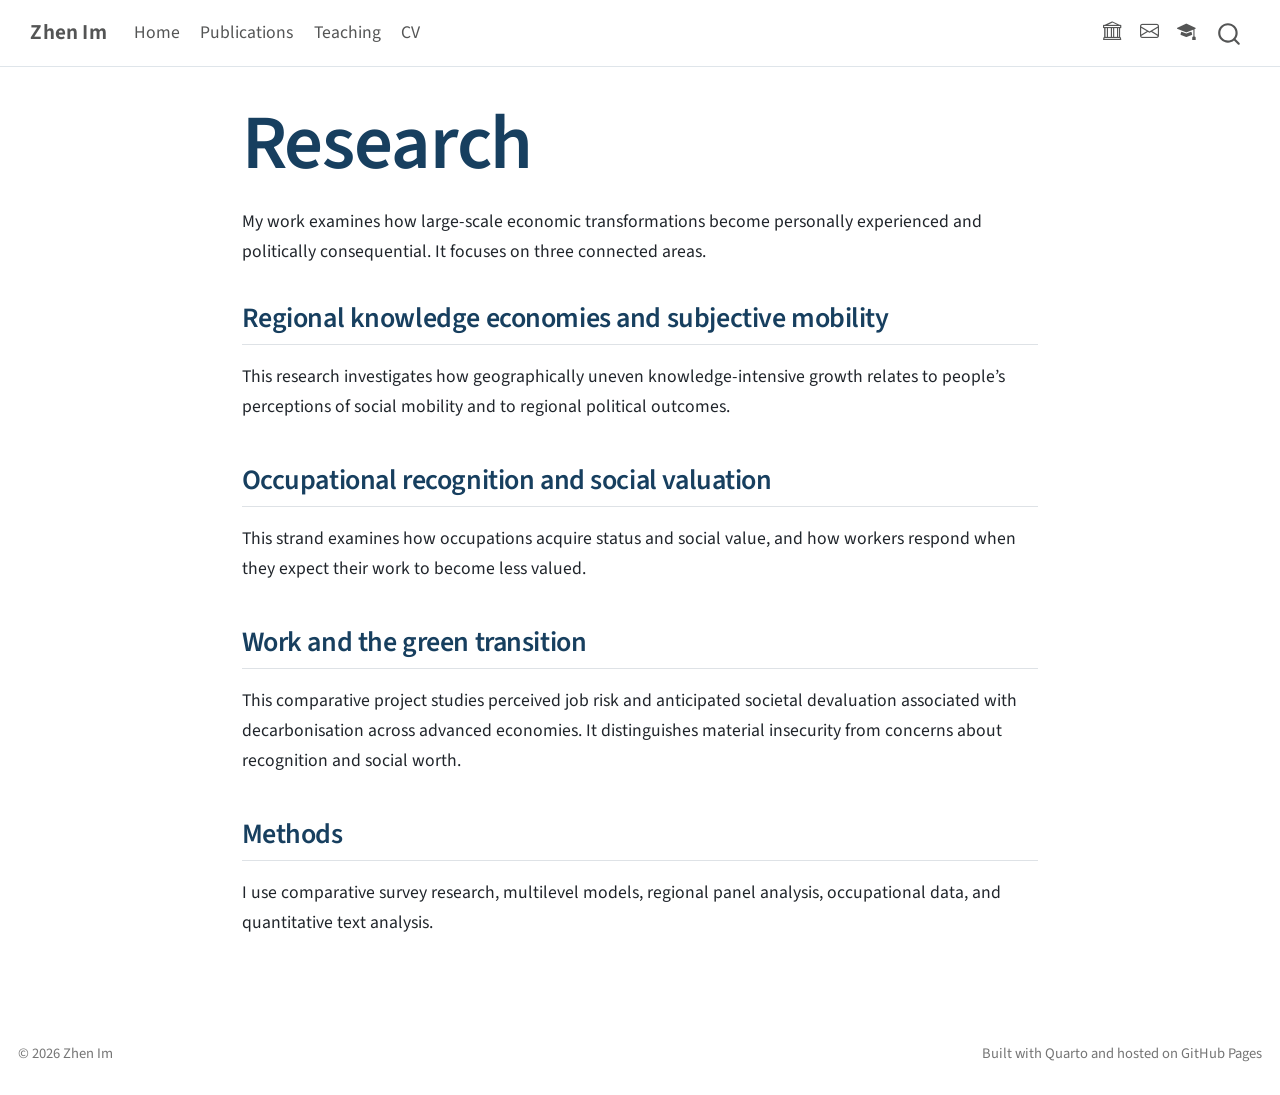
<file: research.html>
<!DOCTYPE html>
<html xmlns="http://www.w3.org/1999/xhtml" lang="en" xml:lang="en"><head>

<meta charset="utf-8">
<meta name="generator" content="quarto-1.11.9">

<meta name="viewport" content="width=device-width, initial-scale=1.0, user-scalable=yes">


<title>Research – Zhen Im</title>
<style>
/* Default styles provided by pandoc.
** See https://pandoc.org/MANUAL.html#variables-for-html for config info.
*/
span.smallcaps{font-variant: small-caps;}
div.columns{display: flex; gap: 1.5em;}
div.column{flex: auto;}
@media screen {
div.columns{gap: min(4vw, 1.5em);}
div.column{overflow-x: auto;}
}
div.hanging-indent{margin-left: 1.5em; text-indent: -1.5em;}
ul.task-list{list-style: none;}
ul.task-list li input[type="checkbox"] {
  width: 0.8em;
  margin: 0 0.8em 0.2em -1em; /* quarto-specific, see https://github.com/quarto-dev/quarto-cli/issues/4556 */ 
  vertical-align: middle;
}
</style>


<script src="site_libs/quarto-nav/quarto-nav.js"></script>
<script src="site_libs/quarto-nav/headroom.min.js"></script>
<script src="site_libs/clipboard/clipboard.min.js"></script>
<script src="site_libs/quarto-search/autocomplete.umd.js"></script>
<script src="site_libs/quarto-search/fuse.min.js"></script>
<script src="site_libs/quarto-search/quarto-search.js"></script>
<meta name="quarto:offset" content="./">
<script src="site_libs/quarto-html/quarto.js" type="module"></script>
<script src="site_libs/quarto-html/tabsets/tabsets.js" type="module"></script>
<script src="site_libs/quarto-html/scrollable-regions/scrollable-regions.js" type="module"></script>
<script src="site_libs/quarto-html/popper.min.js"></script>
<script src="site_libs/quarto-html/tippy.umd.min.js"></script>
<script src="site_libs/quarto-html/anchor.min.js"></script>
<link href="site_libs/quarto-html/tippy.css" rel="stylesheet">
<link href="site_libs/quarto-html/quarto-syntax-highlighting-63b5708e65d6cd79cd7618c58d0c21e7.css" rel="stylesheet" id="quarto-text-highlighting-styles">
<script src="site_libs/bootstrap/bootstrap.min.js"></script>
<link href="site_libs/bootstrap/bootstrap-icons.css" rel="stylesheet">
<link href="site_libs/bootstrap/bootstrap-48eea8e06ff06eb442a2daacfce5ac08.min.css" rel="stylesheet" append-hash="true" id="quarto-bootstrap" data-mode="light">
<script id="quarto-search-options" type="application/json">{
  "location": "navbar",
  "copy-button": false,
  "collapse-after": 3,
  "panel-placement": "end",
  "type": "overlay",
  "limit": 50,
  "keyboard-shortcut": [
    "f",
    "/",
    "s"
  ],
  "show-item-context": false,
  "language": {
    "search-no-results-text": "No results",
    "search-matching-documents-text": "matching documents",
    "search-copy-link-title": "Copy link to search",
    "search-hide-matches-text": "Hide additional matches",
    "search-more-match-text": "more match in this document",
    "search-more-matches-text": "more matches in this document",
    "search-clear-button-title": "Clear",
    "search-text-placeholder": "",
    "search-detached-cancel-button-title": "Cancel",
    "search-submit-button-title": "Submit",
    "search-label": "Search"
  }
}</script>
<style>html{ scroll-behavior: smooth; }</style>


<link rel="stylesheet" href="styles.css">
</head>

<body class="nav-fixed fullcontent quarto-light"><a id="quarto-skip-link" class="visually-hidden-focusable" href="#quarto-document-content">Skip to main content</a>

<div id="quarto-search-results"></div>
  <header id="quarto-header" class="headroom fixed-top">
    <nav class="navbar navbar-expand-lg " data-bs-theme="dark" aria-label="Site">
      <div class="navbar-container container-fluid">
      <div class="navbar-brand-container mx-auto">
    <a class="navbar-brand" href="./index.html">
    <span class="navbar-title">Zhen Im</span>
    </a>
  </div>
          <button class="navbar-toggler" type="button" data-bs-toggle="collapse" data-bs-target="#navbarCollapse" aria-controls="navbarCollapse" aria-expanded="false" aria-label="Toggle navigation" onclick="if (window.quartoToggleHeadroom) { window.quartoToggleHeadroom(); }">
  <span class="navbar-toggler-icon"></span>
</button>
          <div class="collapse navbar-collapse" id="navbarCollapse">
            <ul class="navbar-nav navbar-nav-scroll me-auto">
  <li class="nav-item">
    <a class="nav-link" href="./index.html"> 
<span class="menu-text">Home</span></a>
  </li>  
  <li class="nav-item">
    <a class="nav-link" href="./publications.html"> 
<span class="menu-text">Publications</span></a>
  </li>  
  <li class="nav-item">
    <a class="nav-link" href="./teaching.html"> 
<span class="menu-text">Teaching</span></a>
  </li>  
  <li class="nav-item">
    <a class="nav-link" href="./cv.html"> 
<span class="menu-text">CV</span></a>
  </li>  
</ul>
            <ul class="navbar-nav navbar-nav-scroll ms-auto">
  <li class="nav-item compact">
    <a class="nav-link" href="https://www.lut.fi/en/profiles/zhen-im"> <i class="bi bi-bank" role="img" aria-label="University profile">
</i> 
<span class="menu-text"></span></a>
  </li>  
  <li class="nav-item compact">
    <a class="nav-link" href="mailto:Zhen.Im@lut.fi"> <i class="bi bi-envelope" role="img" aria-label="Email">
</i> 
<span class="menu-text"></span></a>
  </li>  
  <li class="nav-item compact">
    <a class="nav-link" href="https://scholar.google.com/citations?user=ouNIWlcAAAAJ&amp;hl=en"> <i class="bi bi-mortarboard-fill" role="img" aria-label="Google Scholar">
</i> 
<span class="menu-text"></span></a>
  </li>  
</ul>
          </div> <!-- /navcollapse -->
            <div class="quarto-navbar-tools">
</div>
            <div id="quarto-search" class="" title="Search"></div>
      </div> <!-- /container-fluid -->
    </nav>
</header>
<!-- content -->
<div id="quarto-content" class="quarto-container page-columns page-rows-contents page-layout-article page-navbar">
<!-- sidebar -->
<!-- margin-sidebar -->
    
<!-- main -->
<main class="content" id="quarto-document-content" tabindex="-1">

<header id="title-block-header" class="quarto-title-block default">
<div class="quarto-title">
<h1 class="title">Research</h1>
</div>



<div class="quarto-title-meta">

    
  
    
  </div>
  


</header>


<p>My work examines how large-scale economic transformations become personally experienced and politically consequential. It focuses on three connected areas.</p>
<section id="regional-knowledge-economies-and-subjective-mobility" class="level2">
<h2 class="anchored" data-anchor-id="regional-knowledge-economies-and-subjective-mobility">Regional knowledge economies and subjective mobility</h2>
<p>This research investigates how geographically uneven knowledge-intensive growth relates to people’s perceptions of social mobility and to regional political outcomes.</p>
</section>
<section id="occupational-recognition-and-social-valuation" class="level2">
<h2 class="anchored" data-anchor-id="occupational-recognition-and-social-valuation">Occupational recognition and social valuation</h2>
<p>This strand examines how occupations acquire status and social value, and how workers respond when they expect their work to become less valued.</p>
</section>
<section id="work-and-the-green-transition" class="level2">
<h2 class="anchored" data-anchor-id="work-and-the-green-transition">Work and the green transition</h2>
<p>This comparative project studies perceived job risk and anticipated societal devaluation associated with decarbonisation across advanced economies. It distinguishes material insecurity from concerns about recognition and social worth.</p>
</section>
<section id="methods" class="level2">
<h2 class="anchored" data-anchor-id="methods">Methods</h2>
<p>I use comparative survey research, multilevel models, regional panel analysis, occupational data, and quantitative text analysis.</p>


</section>

</main> <!-- /main -->
<script id="quarto-html-after-body" type="application/javascript">
  window.document.addEventListener("DOMContentLoaded", function (event) {
    const icon = "";
    const anchorJS = new window.AnchorJS();
    anchorJS.options = {
      placement: 'right',
      icon: icon
    };
    anchorJS.add('.anchored');
    const isCodeAnnotation = (el) => {
      for (const clz of el.classList) {
        if (clz.startsWith('code-annotation-')) {                     
          return true;
        }
      }
      return false;
    }
    const onCopySuccess = function(e) {
      // button target
      const button = e.trigger;
      // don't keep focus
      button.blur();
      // flash "checked"
      button.classList.add('code-copy-button-checked');
      var currentTitle = button.getAttribute("title");
      button.setAttribute("title", "Copied!");
      let tooltip;
      if (window.bootstrap) {
        button.setAttribute("data-bs-toggle", "tooltip");
        button.setAttribute("data-bs-placement", "left");
        button.setAttribute("data-bs-title", "Copied!");
        tooltip = new bootstrap.Tooltip(button, 
          { trigger: "manual", 
            customClass: "code-copy-button-tooltip",
            offset: [0, -8]});
        tooltip.show();    
      }
      setTimeout(function() {
        if (tooltip) {
          tooltip.hide();
          button.removeAttribute("data-bs-title");
          button.removeAttribute("data-bs-toggle");
          button.removeAttribute("data-bs-placement");
        }
        button.setAttribute("title", currentTitle);
        button.classList.remove('code-copy-button-checked');
      }, 1000);
      // clear code selection
      e.clearSelection();
    }
    const getTextToCopy = function(trigger) {
      const outerScaffold = trigger.parentElement.cloneNode(true);
      const codeEl = outerScaffold.querySelector('code');
      for (const childEl of codeEl.children) {
        if (isCodeAnnotation(childEl)) {
          childEl.remove();
        }
      }
      return codeEl.innerText;
    }
    const clipboard = new window.ClipboardJS('.code-copy-button:not([data-in-quarto-modal])', {
      text: getTextToCopy
    });
    clipboard.on('success', onCopySuccess);
    if (window.document.getElementById('quarto-embedded-source-code-modal')) {
      const clipboardModal = new window.ClipboardJS('.code-copy-button[data-in-quarto-modal]', {
        text: getTextToCopy,
        container: window.document.getElementById('quarto-embedded-source-code-modal')
      });
      clipboardModal.on('success', onCopySuccess);
    }
      var localhostRegex = new RegExp(/^(?:http|https):\/\/localhost\:?[0-9]*\//);
      var mailtoRegex = new RegExp(/^mailto:/);
        var filterRegex = new RegExp("https:\/\/zhen-im\.github\.io");
      const newWindowLabel = "(opens in a new tab)";
      const newWindowNoteId = "quarto-ext-newwindow-label";
      // Links reference one hidden label through aria-describedby, so the
      // announcement never changes their accessible name.
      var describeNewWindow = (link) => {
        if (!window.document.getElementById(newWindowNoteId)) {
          var newWindowNote = window.document.createElement("span");
          newWindowNote.id = newWindowNoteId;
          newWindowNote.hidden = true;
          newWindowNote.textContent = newWindowLabel;
          window.document.body.appendChild(newWindowNote);
        }
        var describedBy = (link.getAttribute("aria-describedby") || "").split(/\s+/).filter(Boolean);
        if (!describedBy.includes(newWindowNoteId)) {
          describedBy.push(newWindowNoteId);
          link.setAttribute("aria-describedby", describedBy.join(" "));
        }
      }
      var isInternal = (href) => {
          return filterRegex.test(href) || localhostRegex.test(href) || mailtoRegex.test(href);
      }
      // Inspect non-navigation links and adorn them if external
      window.quartoDecorateExternalLinks = function (root) {
     var links = (root || window.document).querySelectorAll('a[href]:not(.nav-link):not(.navbar-brand):not(.toc-action):not(.sidebar-link):not(.sidebar-item-toggle):not(.pagination-link):not(.no-external):not([aria-hidden]):not(.dropdown-item):not(.quarto-navigation-tool):not(.about-link)');
      for (var i=0; i<links.length; i++) {
        const link = links[i];
        if (!isInternal(link.href)) {
          // undo the damage that might have been done by quarto-nav.js in the case of
          // links that we want to consider external
          if (link.dataset.originalHref !== undefined) {
            link.href = link.dataset.originalHref;
          }
            // target, if specified
            link.setAttribute("target", "_blank");
            if (link.getAttribute("rel") === null) {
              link.setAttribute("rel", "noopener");
            }
            describeNewWindow(link);
          if (!link.classList.contains('no-external-icon')) {
          }
        }
      }
      };
      window.quartoDecorateExternalLinks(window.document);
    // Esc closes the popup (WCAG 1.4.13) and focus leaving both trigger and
    // popup closes it (WCAG 2.4.11); tippy handles neither for interactive popups.
    const hideOnEscAndFocusOut = {
      name: 'hideOnEscAndFocusOut',
      defaultValue: true,
      fn(instance) {
        const dismiss = () => {
          // A show scheduled by the trigger delay would otherwise reopen it
          instance.clearDelayTimeouts();
          instance.hide();
        };
        const onKeyDown = (event) => {
          if (event.key !== 'Escape') {
            return;
          }
          // Keep Esc from also reaching page handlers (e.g. reveal.js overview),
          // except an open reveal.js slide menu, which Esc should close too.
          // The menu handles keys only when its keyboard option is on.
          const menuHandlesEsc = window.Reveal?.getPlugin?.('menu')?.isOpen() &&
            window.Reveal.getConfig().menu?.keyboard !== false;
          if (!menuHandlesEsc) {
            event.stopPropagation();
          }
          if (instance.popper.contains(window.document.activeElement)) {
            // Disabled while refocusing so the focus trigger does not reopen it
            instance.disable();
            instance.reference.focus();
            instance.enable();
          }
          dismiss();
        };
        const onFocusOut = (event) => {
          const target = event.relatedTarget;
          if (target && !instance.reference.contains(target) &&
              !instance.popper.contains(target)) {
            dismiss();
          }
        };
        // On the trigger too: a click trigger (code-annotations: select) has no
        // blur handling. Attached for the instance's lifetime so leaving the
        // trigger also cancels a show still pending on the trigger delay.
        instance.reference.addEventListener('focusout', onFocusOut);
        return {
          onShow() {
            window.document.addEventListener('keydown', onKeyDown, true);
            instance.popper.addEventListener('focusout', onFocusOut);
          },
          onHide() {
            window.document.removeEventListener('keydown', onKeyDown, true);
            instance.popper.removeEventListener('focusout', onFocusOut);
          },
          onDestroy() {
            instance.reference.removeEventListener('focusout', onFocusOut);
          },
        };
      },
    };
    function tippyHover(el, contentFn, onTriggerFn, onUntriggerFn) {
      const config = {
        allowHTML: true,
        maxWidth: 500,
        delay: 100,
        arrow: false,
        appendTo: function(el) {
            return el.parentElement;
        },
        interactive: true,
        interactiveBorder: 10,
        theme: 'quarto',
        placement: 'bottom-start',
        plugins: [hideOnEscAndFocusOut],
      };
      if (contentFn) {
        config.content = contentFn;
      }
      if (onTriggerFn) {
        config.onTrigger = onTriggerFn;
      }
      if (onUntriggerFn) {
        config.onUntrigger = onUntriggerFn;
      }
      window.tippy(el, config); 
    }
    const noterefs = window.document.querySelectorAll('a[role="doc-noteref"]');
    for (var i=0; i<noterefs.length; i++) {
      const ref = noterefs[i];
      tippyHover(ref, function() {
        // use id or data attribute instead here
        let href = ref.getAttribute('data-footnote-href') || ref.getAttribute('href');
        try { href = new URL(href).hash; } catch {}
        const id = href.replace(/^#\/?/, "");
        const note = window.document.getElementById(id);
        if (note) {
          return note.innerHTML;
        } else {
          return "";
        }
      });
    }
    const xrefs = window.document.querySelectorAll('a.quarto-xref');
    const processXRef = (id, note) => {
      // Strip column container classes
      const stripColumnClz = (el) => {
        el.classList.remove("page-full", "page-columns");
        if (el.children) {
          for (const child of el.children) {
            stripColumnClz(child);
          }
        }
      }
      stripColumnClz(note)
      if (id === null || id.startsWith('sec-')) {
        // Special case sections, only their first couple elements
        const container = document.createElement("div");
        if (note.children && note.children.length > 2) {
          container.appendChild(note.children[0].cloneNode(true));
          for (let i = 1; i < note.children.length; i++) {
            const child = note.children[i];
            if (child.tagName === "P" && child.innerText === "") {
              continue;
            } else {
              container.appendChild(child.cloneNode(true));
              break;
            }
          }
          if (window.Quarto?.typesetMath) {
            window.Quarto.typesetMath(container);
          }
          return container.innerHTML
        } else {
          if (window.Quarto?.typesetMath) {
            window.Quarto.typesetMath(note);
          }
          return note.innerHTML;
        }
      } else {
        // Remove any anchor links if they are present
        const anchorLink = note.querySelector('a.anchorjs-link');
        if (anchorLink) {
          anchorLink.remove();
        }
        if (window.Quarto?.typesetMath) {
          window.Quarto.typesetMath(note);
        }
        if (note.classList.contains("callout")) {
          return note.outerHTML;
        } else {
          return note.innerHTML;
        }
      }
    }
    for (var i=0; i<xrefs.length; i++) {
      const xref = xrefs[i];
      tippyHover(xref, undefined, function(instance) {
        instance.disable();
        let url = xref.getAttribute('href');
        let hash = undefined; 
        if (url.startsWith('#')) {
          hash = url;
        } else {
          try { hash = new URL(url).hash; } catch {}
        }
        if (hash) {
          const id = hash.replace(/^#\/?/, "");
          const note = window.document.getElementById(id);
          if (note !== null) {
            try {
              const html = processXRef(id, note.cloneNode(true));
              instance.setContent(html);
            } finally {
              instance.enable();
              instance.show();
            }
          } else {
            // See if we can fetch this
            fetch(url.split('#')[0])
            .then(res => res.text())
            .then(html => {
              const parser = new DOMParser();
              const htmlDoc = parser.parseFromString(html, "text/html");
              const note = htmlDoc.getElementById(id);
              if (note !== null) {
                const html = processXRef(id, note);
                instance.setContent(html);
              } 
            }).finally(() => {
              instance.enable();
              instance.show();
            });
          }
        } else {
          // See if we can fetch a full url (with no hash to target)
          // This is a special case and we should probably do some content thinning / targeting
          fetch(url)
          .then(res => res.text())
          .then(html => {
            const parser = new DOMParser();
            const htmlDoc = parser.parseFromString(html, "text/html");
            const note = htmlDoc.querySelector('main.content');
            if (note !== null) {
              // This should only happen for chapter cross references
              // (since there is no id in the URL)
              // remove the first header
              if (note.children.length > 0 && note.children[0].tagName === "HEADER") {
                note.children[0].remove();
              }
              const html = processXRef(null, note);
              instance.setContent(html);
            } 
          }).finally(() => {
            instance.enable();
            instance.show();
          });
        }
      }, function(instance) {
      });
    }
        let selectedAnnoteEl;
        const selectorForAnnotation = ( cell, annotation) => {
          let cellAttr = 'data-code-cell="' + cell + '"';
          let lineAttr = 'data-code-annotation="' +  annotation + '"';
          const selector = 'span[' + cellAttr + '][' + lineAttr + ']';
          return selector;
        }
        const selectCodeLines = (annoteEl) => {
          const doc = window.document;
          const targetCell = annoteEl.getAttribute("data-target-cell");
          const targetAnnotation = annoteEl.getAttribute("data-target-annotation");
          const annoteSpan = window.document.querySelector(selectorForAnnotation(targetCell, targetAnnotation));
          const lines = annoteSpan.getAttribute("data-code-lines").split(",");
          const lineIds = lines.map((line) => {
            return targetCell + "-" + line;
          })
          // Each band is positioned against its own containing block, which is
          // not the offsetParent of the lines, so place it from client rects.
          const placeBand = (band, firstEl, lastEl, codeBlock) => {
            const container = band.offsetParent;
            if (container === null) {
              return;
            }
            const containerRect = container.getBoundingClientRect();
            // Reveal.js scales slides with a transform, so convert client
            // pixels back to the CSS pixels of the container.
            const scale = containerRect.height / container.offsetHeight || 1;
            const firstRect = firstEl.getBoundingClientRect();
            const lastRect = lastEl.getBoundingClientRect();
            const top = (firstRect.top - containerRect.top) / scale - container.clientTop + container.scrollTop;
            const height = (lastRect.bottom - firstRect.top) / scale;
            band.style.top = top - 2 + "px";
            band.style.height = height + 4 + "px";
            if (codeBlock) {
              // Without the copy button wrapper, the containing block is wider
              // than the code block, so span the code block explicitly.
              const blockRect = codeBlock.getBoundingClientRect();
              band.style.left = (blockRect.left - containerRect.left) / scale - container.clientLeft + container.scrollLeft + "px";
              band.style.width = blockRect.width / scale + "px";
            }
          };
          if (lineIds.length > 0) {
            const el = window.document.getElementById(lineIds[0]);
            const lastEl = window.document.getElementById(lineIds[lineIds.length - 1]);
            const parent = el.parentElement.parentElement;
            // cook up a div (if necessary) and position it
            let div = window.document.getElementById("code-annotation-line-highlight");
            if (div === null) {
              div = window.document.createElement("div");
              div.setAttribute("id", "code-annotation-line-highlight");
              div.style.position = 'absolute';
              parent.appendChild(div);
            }
            placeBand(div, el, lastEl, parent.closest("div.sourceCode") || parent);
            let gutterDiv = window.document.getElementById("code-annotation-line-highlight-gutter");
            if (gutterDiv === null) {
              gutterDiv = window.document.createElement("div");
              gutterDiv.setAttribute("id", "code-annotation-line-highlight-gutter");
              gutterDiv.style.position = 'absolute';
              const codeCell = window.document.getElementById(targetCell);
              const gutter = codeCell.querySelector('.code-annotation-gutter');
              gutter.appendChild(gutterDiv);
            }
            placeBand(gutterDiv, el, lastEl);
            selectedAnnoteEl = annoteEl;
          }
        };
        const unselectCodeLines = () => {
          const elementsIds = ["code-annotation-line-highlight", "code-annotation-line-highlight-gutter"];
          elementsIds.forEach((elId) => {
            const div = window.document.getElementById(elId);
            if (div) {
              div.remove();
            }
          });
          selectedAnnoteEl = undefined;
        };
          // Handle positioning of the toggle
      window.addEventListener(
        "resize",
        throttle(() => {
          elRect = undefined;
          if (selectedAnnoteEl) {
            selectCodeLines(selectedAnnoteEl);
          }
        }, 10)
      );
      function throttle(fn, ms) {
      let throttle = false;
      let timer;
        return (...args) => {
          if(!throttle) { // first call gets through
              fn.apply(this, args);
              throttle = true;
          } else { // all the others get throttled
              if(timer) clearTimeout(timer); // cancel #2
              timer = setTimeout(() => {
                fn.apply(this, args);
                timer = throttle = false;
              }, ms);
          }
        };
      }
        // Attach click handler to the DT
        const annoteDls = window.document.querySelectorAll('dt[data-target-cell]');
        for (const annoteDlNode of annoteDls) {
          annoteDlNode.addEventListener('click', (event) => {
            const clickedEl = event.target;
            if (clickedEl !== selectedAnnoteEl) {
              unselectCodeLines();
              const activeEl = window.document.querySelector('dt[data-target-cell].code-annotation-active');
              if (activeEl) {
                activeEl.classList.remove('code-annotation-active');
              }
              selectCodeLines(clickedEl);
              clickedEl.classList.add('code-annotation-active');
            } else {
              // Unselect the line
              unselectCodeLines();
              clickedEl.classList.remove('code-annotation-active');
            }
          });
        }
    const findCites = (el) => {
      const parentEl = el.parentElement;
      if (parentEl) {
        const cites = parentEl.dataset.cites;
        if (cites) {
          return {
            el,
            cites: cites.split(' ')
          };
        } else {
          return findCites(el.parentElement)
        }
      } else {
        return undefined;
      }
    };
    var bibliorefs = window.document.querySelectorAll('a[role="doc-biblioref"]');
    for (var i=0; i<bibliorefs.length; i++) {
      const ref = bibliorefs[i];
      const citeInfo = findCites(ref);
      if (citeInfo) {
        tippyHover(citeInfo.el, function() {
          var popup = window.document.createElement('div');
          citeInfo.cites.forEach(function(cite) {
            var citeDiv = window.document.createElement('div');
            citeDiv.classList.add('hanging-indent');
            citeDiv.classList.add('csl-entry');
            var biblioDiv = window.document.getElementById('ref-' + cite);
            if (biblioDiv) {
              citeDiv.innerHTML = biblioDiv.innerHTML;
            }
            popup.appendChild(citeDiv);
          });
          return popup.innerHTML;
        });
      }
    }
  });
  </script>
  <script type="application/javascript">
  window.quartoScrollableRegionsLabels = {"code":"Scrollable code","output":"Scrollable output"};
  </script>
</div> <!-- /content -->
<footer class="footer">
  <div class="nav-footer">
    <div class="nav-footer-left">
<p>© 2026 Zhen Im</p>
</div>   
    <div class="nav-footer-center">
      &nbsp;
    </div>
    <div class="nav-footer-right">
<p>Built with Quarto and hosted on GitHub Pages</p>
</div>
  </div>
</footer>




<script src="site_libs/quarto-html/zenscroll-min.js"></script>
</body></html>
</file>
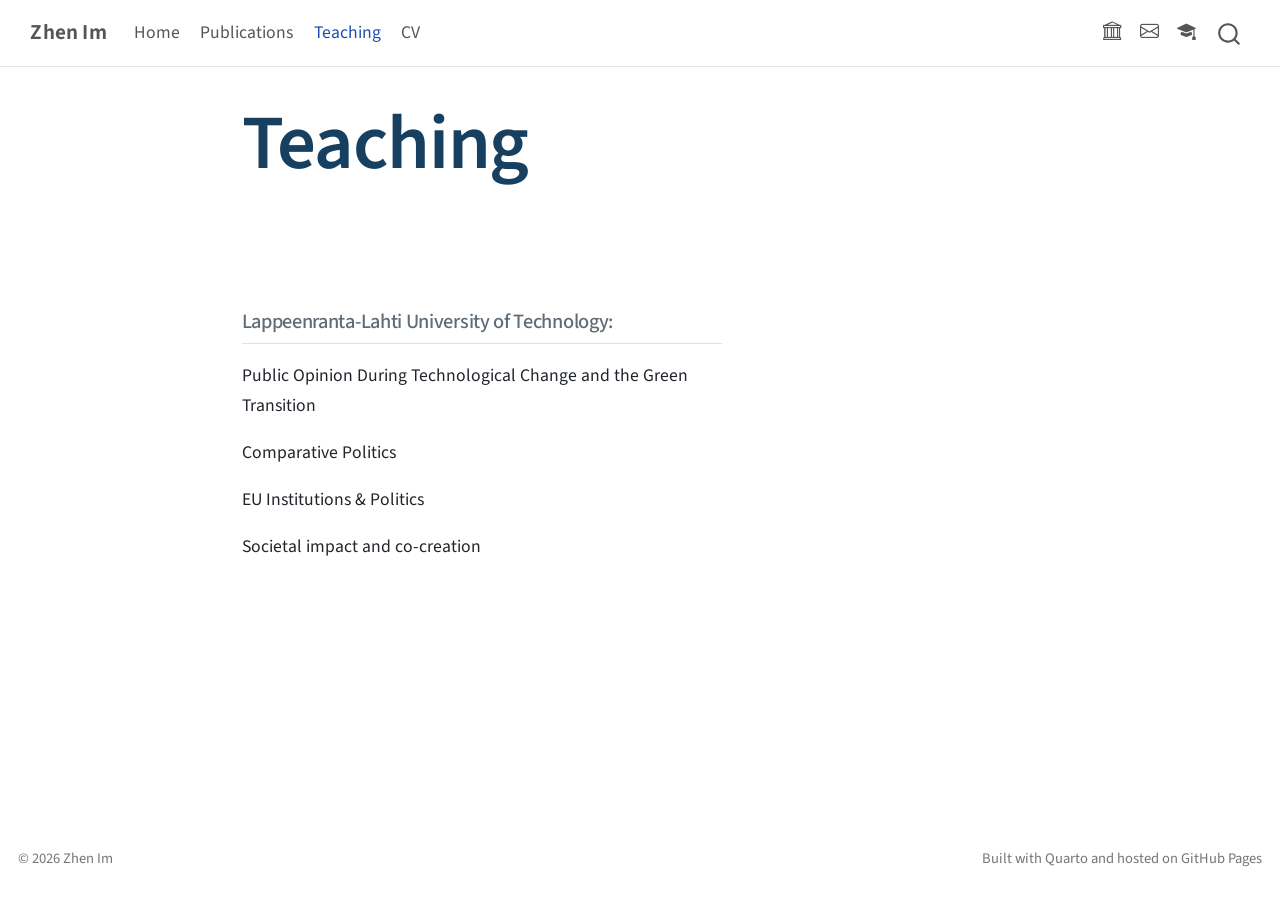
<file: teaching.html>
<!DOCTYPE html>
<html xmlns="http://www.w3.org/1999/xhtml" lang="en" xml:lang="en"><head>

<meta charset="utf-8">
<meta name="generator" content="quarto-1.11.9">

<meta name="viewport" content="width=device-width, initial-scale=1.0, user-scalable=yes">


<title>Teaching – Zhen Im</title>
<style>
/* Default styles provided by pandoc.
** See https://pandoc.org/MANUAL.html#variables-for-html for config info.
*/
span.smallcaps{font-variant: small-caps;}
div.columns{display: flex; gap: 1.5em;}
div.column{flex: auto;}
@media screen {
div.columns{gap: min(4vw, 1.5em);}
div.column{overflow-x: auto;}
}
div.hanging-indent{margin-left: 1.5em; text-indent: -1.5em;}
ul.task-list{list-style: none;}
ul.task-list li input[type="checkbox"] {
  width: 0.8em;
  margin: 0 0.8em 0.2em -1em; /* quarto-specific, see https://github.com/quarto-dev/quarto-cli/issues/4556 */ 
  vertical-align: middle;
}
</style>


<script src="site_libs/quarto-nav/quarto-nav.js"></script>
<script src="site_libs/quarto-nav/headroom.min.js"></script>
<script src="site_libs/clipboard/clipboard.min.js"></script>
<script src="site_libs/quarto-search/autocomplete.umd.js"></script>
<script src="site_libs/quarto-search/fuse.min.js"></script>
<script src="site_libs/quarto-search/quarto-search.js"></script>
<meta name="quarto:offset" content="./">
<script src="site_libs/quarto-html/quarto.js" type="module"></script>
<script src="site_libs/quarto-html/tabsets/tabsets.js" type="module"></script>
<script src="site_libs/quarto-html/scrollable-regions/scrollable-regions.js" type="module"></script>
<script src="site_libs/quarto-html/popper.min.js"></script>
<script src="site_libs/quarto-html/tippy.umd.min.js"></script>
<script src="site_libs/quarto-html/anchor.min.js"></script>
<link href="site_libs/quarto-html/tippy.css" rel="stylesheet">
<link href="site_libs/quarto-html/quarto-syntax-highlighting-63b5708e65d6cd79cd7618c58d0c21e7.css" rel="stylesheet" id="quarto-text-highlighting-styles">
<script src="site_libs/bootstrap/bootstrap.min.js"></script>
<link href="site_libs/bootstrap/bootstrap-icons.css" rel="stylesheet">
<link href="site_libs/bootstrap/bootstrap-48eea8e06ff06eb442a2daacfce5ac08.min.css" rel="stylesheet" append-hash="true" id="quarto-bootstrap" data-mode="light">
<script id="quarto-search-options" type="application/json">{
  "location": "navbar",
  "copy-button": false,
  "collapse-after": 3,
  "panel-placement": "end",
  "type": "overlay",
  "limit": 50,
  "keyboard-shortcut": [
    "f",
    "/",
    "s"
  ],
  "show-item-context": false,
  "language": {
    "search-no-results-text": "No results",
    "search-matching-documents-text": "matching documents",
    "search-copy-link-title": "Copy link to search",
    "search-hide-matches-text": "Hide additional matches",
    "search-more-match-text": "more match in this document",
    "search-more-matches-text": "more matches in this document",
    "search-clear-button-title": "Clear",
    "search-text-placeholder": "",
    "search-detached-cancel-button-title": "Cancel",
    "search-submit-button-title": "Submit",
    "search-label": "Search"
  }
}</script>
<style>html{ scroll-behavior: smooth; }</style>


<link rel="stylesheet" href="styles.css">
</head>

<body class="nav-fixed fullcontent quarto-light"><a id="quarto-skip-link" class="visually-hidden-focusable" href="#quarto-document-content">Skip to main content</a>

<div id="quarto-search-results"></div>
  <header id="quarto-header" class="headroom fixed-top">
    <nav class="navbar navbar-expand-lg " data-bs-theme="dark" aria-label="Site">
      <div class="navbar-container container-fluid">
      <div class="navbar-brand-container mx-auto">
    <a class="navbar-brand" href="./index.html">
    <span class="navbar-title">Zhen Im</span>
    </a>
  </div>
          <button class="navbar-toggler" type="button" data-bs-toggle="collapse" data-bs-target="#navbarCollapse" aria-controls="navbarCollapse" aria-expanded="false" aria-label="Toggle navigation" onclick="if (window.quartoToggleHeadroom) { window.quartoToggleHeadroom(); }">
  <span class="navbar-toggler-icon"></span>
</button>
          <div class="collapse navbar-collapse" id="navbarCollapse">
            <ul class="navbar-nav navbar-nav-scroll me-auto">
  <li class="nav-item">
    <a class="nav-link" href="./index.html"> 
<span class="menu-text">Home</span></a>
  </li>  
  <li class="nav-item">
    <a class="nav-link" href="./publications.html"> 
<span class="menu-text">Publications</span></a>
  </li>  
  <li class="nav-item">
    <a class="nav-link active" href="./teaching.html" aria-current="page"> 
<span class="menu-text">Teaching</span></a>
  </li>  
  <li class="nav-item">
    <a class="nav-link" href="./cv.html"> 
<span class="menu-text">CV</span></a>
  </li>  
</ul>
            <ul class="navbar-nav navbar-nav-scroll ms-auto">
  <li class="nav-item compact">
    <a class="nav-link" href="https://www.lut.fi/en/profiles/zhen-im"> <i class="bi bi-bank" role="img" aria-label="University profile">
</i> 
<span class="menu-text"></span></a>
  </li>  
  <li class="nav-item compact">
    <a class="nav-link" href="mailto:Zhen.Im@lut.fi"> <i class="bi bi-envelope" role="img" aria-label="Email">
</i> 
<span class="menu-text"></span></a>
  </li>  
  <li class="nav-item compact">
    <a class="nav-link" href="https://scholar.google.com/citations?user=ouNIWlcAAAAJ&amp;hl=en"> <i class="bi bi-mortarboard-fill" role="img" aria-label="Google Scholar">
</i> 
<span class="menu-text"></span></a>
  </li>  
</ul>
          </div> <!-- /navcollapse -->
            <div class="quarto-navbar-tools">
</div>
            <div id="quarto-search" class="" title="Search"></div>
      </div> <!-- /container-fluid -->
    </nav>
</header>
<!-- content -->
<div id="quarto-content" class="quarto-container page-columns page-rows-contents page-layout-article page-navbar">
<!-- sidebar -->
<!-- margin-sidebar -->
    
<!-- main -->
<main class="content" id="quarto-document-content" tabindex="-1">

<header id="title-block-header" class="quarto-title-block default">
<div class="quarto-title">
<h1 class="title">Teaching</h1>
</div>



<div class="quarto-title-meta">

    
  
    
  </div>
  


</header>


<div class="hero">
<section id="lappeenranta-lahti-university-of-technology" class="level2 hero-text">
<h2 class="anchored" data-anchor-id="lappeenranta-lahti-university-of-technology">Lappeenranta-Lahti University of Technology:</h2>
<p>Public Opinion During Technological Change and the Green Transition</p>
<p>Comparative Politics</p>
<p>EU Institutions &amp; Politics</p>
<p>Societal impact and co-creation</p>


</section>
</div>

</main> <!-- /main -->
<script id="quarto-html-after-body" type="application/javascript">
  window.document.addEventListener("DOMContentLoaded", function (event) {
    const icon = "";
    const anchorJS = new window.AnchorJS();
    anchorJS.options = {
      placement: 'right',
      icon: icon
    };
    anchorJS.add('.anchored');
    const isCodeAnnotation = (el) => {
      for (const clz of el.classList) {
        if (clz.startsWith('code-annotation-')) {                     
          return true;
        }
      }
      return false;
    }
    const onCopySuccess = function(e) {
      // button target
      const button = e.trigger;
      // don't keep focus
      button.blur();
      // flash "checked"
      button.classList.add('code-copy-button-checked');
      var currentTitle = button.getAttribute("title");
      button.setAttribute("title", "Copied!");
      let tooltip;
      if (window.bootstrap) {
        button.setAttribute("data-bs-toggle", "tooltip");
        button.setAttribute("data-bs-placement", "left");
        button.setAttribute("data-bs-title", "Copied!");
        tooltip = new bootstrap.Tooltip(button, 
          { trigger: "manual", 
            customClass: "code-copy-button-tooltip",
            offset: [0, -8]});
        tooltip.show();    
      }
      setTimeout(function() {
        if (tooltip) {
          tooltip.hide();
          button.removeAttribute("data-bs-title");
          button.removeAttribute("data-bs-toggle");
          button.removeAttribute("data-bs-placement");
        }
        button.setAttribute("title", currentTitle);
        button.classList.remove('code-copy-button-checked');
      }, 1000);
      // clear code selection
      e.clearSelection();
    }
    const getTextToCopy = function(trigger) {
      const outerScaffold = trigger.parentElement.cloneNode(true);
      const codeEl = outerScaffold.querySelector('code');
      for (const childEl of codeEl.children) {
        if (isCodeAnnotation(childEl)) {
          childEl.remove();
        }
      }
      return codeEl.innerText;
    }
    const clipboard = new window.ClipboardJS('.code-copy-button:not([data-in-quarto-modal])', {
      text: getTextToCopy
    });
    clipboard.on('success', onCopySuccess);
    if (window.document.getElementById('quarto-embedded-source-code-modal')) {
      const clipboardModal = new window.ClipboardJS('.code-copy-button[data-in-quarto-modal]', {
        text: getTextToCopy,
        container: window.document.getElementById('quarto-embedded-source-code-modal')
      });
      clipboardModal.on('success', onCopySuccess);
    }
      var localhostRegex = new RegExp(/^(?:http|https):\/\/localhost\:?[0-9]*\//);
      var mailtoRegex = new RegExp(/^mailto:/);
        var filterRegex = new RegExp("https:\/\/zhen-im\.github\.io");
      const newWindowLabel = "(opens in a new tab)";
      const newWindowNoteId = "quarto-ext-newwindow-label";
      // Links reference one hidden label through aria-describedby, so the
      // announcement never changes their accessible name.
      var describeNewWindow = (link) => {
        if (!window.document.getElementById(newWindowNoteId)) {
          var newWindowNote = window.document.createElement("span");
          newWindowNote.id = newWindowNoteId;
          newWindowNote.hidden = true;
          newWindowNote.textContent = newWindowLabel;
          window.document.body.appendChild(newWindowNote);
        }
        var describedBy = (link.getAttribute("aria-describedby") || "").split(/\s+/).filter(Boolean);
        if (!describedBy.includes(newWindowNoteId)) {
          describedBy.push(newWindowNoteId);
          link.setAttribute("aria-describedby", describedBy.join(" "));
        }
      }
      var isInternal = (href) => {
          return filterRegex.test(href) || localhostRegex.test(href) || mailtoRegex.test(href);
      }
      // Inspect non-navigation links and adorn them if external
      window.quartoDecorateExternalLinks = function (root) {
     var links = (root || window.document).querySelectorAll('a[href]:not(.nav-link):not(.navbar-brand):not(.toc-action):not(.sidebar-link):not(.sidebar-item-toggle):not(.pagination-link):not(.no-external):not([aria-hidden]):not(.dropdown-item):not(.quarto-navigation-tool):not(.about-link)');
      for (var i=0; i<links.length; i++) {
        const link = links[i];
        if (!isInternal(link.href)) {
          // undo the damage that might have been done by quarto-nav.js in the case of
          // links that we want to consider external
          if (link.dataset.originalHref !== undefined) {
            link.href = link.dataset.originalHref;
          }
            // target, if specified
            link.setAttribute("target", "_blank");
            if (link.getAttribute("rel") === null) {
              link.setAttribute("rel", "noopener");
            }
            describeNewWindow(link);
          if (!link.classList.contains('no-external-icon')) {
          }
        }
      }
      };
      window.quartoDecorateExternalLinks(window.document);
    // Esc closes the popup (WCAG 1.4.13) and focus leaving both trigger and
    // popup closes it (WCAG 2.4.11); tippy handles neither for interactive popups.
    const hideOnEscAndFocusOut = {
      name: 'hideOnEscAndFocusOut',
      defaultValue: true,
      fn(instance) {
        const dismiss = () => {
          // A show scheduled by the trigger delay would otherwise reopen it
          instance.clearDelayTimeouts();
          instance.hide();
        };
        const onKeyDown = (event) => {
          if (event.key !== 'Escape') {
            return;
          }
          // Keep Esc from also reaching page handlers (e.g. reveal.js overview),
          // except an open reveal.js slide menu, which Esc should close too.
          // The menu handles keys only when its keyboard option is on.
          const menuHandlesEsc = window.Reveal?.getPlugin?.('menu')?.isOpen() &&
            window.Reveal.getConfig().menu?.keyboard !== false;
          if (!menuHandlesEsc) {
            event.stopPropagation();
          }
          if (instance.popper.contains(window.document.activeElement)) {
            // Disabled while refocusing so the focus trigger does not reopen it
            instance.disable();
            instance.reference.focus();
            instance.enable();
          }
          dismiss();
        };
        const onFocusOut = (event) => {
          const target = event.relatedTarget;
          if (target && !instance.reference.contains(target) &&
              !instance.popper.contains(target)) {
            dismiss();
          }
        };
        // On the trigger too: a click trigger (code-annotations: select) has no
        // blur handling. Attached for the instance's lifetime so leaving the
        // trigger also cancels a show still pending on the trigger delay.
        instance.reference.addEventListener('focusout', onFocusOut);
        return {
          onShow() {
            window.document.addEventListener('keydown', onKeyDown, true);
            instance.popper.addEventListener('focusout', onFocusOut);
          },
          onHide() {
            window.document.removeEventListener('keydown', onKeyDown, true);
            instance.popper.removeEventListener('focusout', onFocusOut);
          },
          onDestroy() {
            instance.reference.removeEventListener('focusout', onFocusOut);
          },
        };
      },
    };
    function tippyHover(el, contentFn, onTriggerFn, onUntriggerFn) {
      const config = {
        allowHTML: true,
        maxWidth: 500,
        delay: 100,
        arrow: false,
        appendTo: function(el) {
            return el.parentElement;
        },
        interactive: true,
        interactiveBorder: 10,
        theme: 'quarto',
        placement: 'bottom-start',
        plugins: [hideOnEscAndFocusOut],
      };
      if (contentFn) {
        config.content = contentFn;
      }
      if (onTriggerFn) {
        config.onTrigger = onTriggerFn;
      }
      if (onUntriggerFn) {
        config.onUntrigger = onUntriggerFn;
      }
      window.tippy(el, config); 
    }
    const noterefs = window.document.querySelectorAll('a[role="doc-noteref"]');
    for (var i=0; i<noterefs.length; i++) {
      const ref = noterefs[i];
      tippyHover(ref, function() {
        // use id or data attribute instead here
        let href = ref.getAttribute('data-footnote-href') || ref.getAttribute('href');
        try { href = new URL(href).hash; } catch {}
        const id = href.replace(/^#\/?/, "");
        const note = window.document.getElementById(id);
        if (note) {
          return note.innerHTML;
        } else {
          return "";
        }
      });
    }
    const xrefs = window.document.querySelectorAll('a.quarto-xref');
    const processXRef = (id, note) => {
      // Strip column container classes
      const stripColumnClz = (el) => {
        el.classList.remove("page-full", "page-columns");
        if (el.children) {
          for (const child of el.children) {
            stripColumnClz(child);
          }
        }
      }
      stripColumnClz(note)
      if (id === null || id.startsWith('sec-')) {
        // Special case sections, only their first couple elements
        const container = document.createElement("div");
        if (note.children && note.children.length > 2) {
          container.appendChild(note.children[0].cloneNode(true));
          for (let i = 1; i < note.children.length; i++) {
            const child = note.children[i];
            if (child.tagName === "P" && child.innerText === "") {
              continue;
            } else {
              container.appendChild(child.cloneNode(true));
              break;
            }
          }
          if (window.Quarto?.typesetMath) {
            window.Quarto.typesetMath(container);
          }
          return container.innerHTML
        } else {
          if (window.Quarto?.typesetMath) {
            window.Quarto.typesetMath(note);
          }
          return note.innerHTML;
        }
      } else {
        // Remove any anchor links if they are present
        const anchorLink = note.querySelector('a.anchorjs-link');
        if (anchorLink) {
          anchorLink.remove();
        }
        if (window.Quarto?.typesetMath) {
          window.Quarto.typesetMath(note);
        }
        if (note.classList.contains("callout")) {
          return note.outerHTML;
        } else {
          return note.innerHTML;
        }
      }
    }
    for (var i=0; i<xrefs.length; i++) {
      const xref = xrefs[i];
      tippyHover(xref, undefined, function(instance) {
        instance.disable();
        let url = xref.getAttribute('href');
        let hash = undefined; 
        if (url.startsWith('#')) {
          hash = url;
        } else {
          try { hash = new URL(url).hash; } catch {}
        }
        if (hash) {
          const id = hash.replace(/^#\/?/, "");
          const note = window.document.getElementById(id);
          if (note !== null) {
            try {
              const html = processXRef(id, note.cloneNode(true));
              instance.setContent(html);
            } finally {
              instance.enable();
              instance.show();
            }
          } else {
            // See if we can fetch this
            fetch(url.split('#')[0])
            .then(res => res.text())
            .then(html => {
              const parser = new DOMParser();
              const htmlDoc = parser.parseFromString(html, "text/html");
              const note = htmlDoc.getElementById(id);
              if (note !== null) {
                const html = processXRef(id, note);
                instance.setContent(html);
              } 
            }).finally(() => {
              instance.enable();
              instance.show();
            });
          }
        } else {
          // See if we can fetch a full url (with no hash to target)
          // This is a special case and we should probably do some content thinning / targeting
          fetch(url)
          .then(res => res.text())
          .then(html => {
            const parser = new DOMParser();
            const htmlDoc = parser.parseFromString(html, "text/html");
            const note = htmlDoc.querySelector('main.content');
            if (note !== null) {
              // This should only happen for chapter cross references
              // (since there is no id in the URL)
              // remove the first header
              if (note.children.length > 0 && note.children[0].tagName === "HEADER") {
                note.children[0].remove();
              }
              const html = processXRef(null, note);
              instance.setContent(html);
            } 
          }).finally(() => {
            instance.enable();
            instance.show();
          });
        }
      }, function(instance) {
      });
    }
        let selectedAnnoteEl;
        const selectorForAnnotation = ( cell, annotation) => {
          let cellAttr = 'data-code-cell="' + cell + '"';
          let lineAttr = 'data-code-annotation="' +  annotation + '"';
          const selector = 'span[' + cellAttr + '][' + lineAttr + ']';
          return selector;
        }
        const selectCodeLines = (annoteEl) => {
          const doc = window.document;
          const targetCell = annoteEl.getAttribute("data-target-cell");
          const targetAnnotation = annoteEl.getAttribute("data-target-annotation");
          const annoteSpan = window.document.querySelector(selectorForAnnotation(targetCell, targetAnnotation));
          const lines = annoteSpan.getAttribute("data-code-lines").split(",");
          const lineIds = lines.map((line) => {
            return targetCell + "-" + line;
          })
          // Each band is positioned against its own containing block, which is
          // not the offsetParent of the lines, so place it from client rects.
          const placeBand = (band, firstEl, lastEl, codeBlock) => {
            const container = band.offsetParent;
            if (container === null) {
              return;
            }
            const containerRect = container.getBoundingClientRect();
            // Reveal.js scales slides with a transform, so convert client
            // pixels back to the CSS pixels of the container.
            const scale = containerRect.height / container.offsetHeight || 1;
            const firstRect = firstEl.getBoundingClientRect();
            const lastRect = lastEl.getBoundingClientRect();
            const top = (firstRect.top - containerRect.top) / scale - container.clientTop + container.scrollTop;
            const height = (lastRect.bottom - firstRect.top) / scale;
            band.style.top = top - 2 + "px";
            band.style.height = height + 4 + "px";
            if (codeBlock) {
              // Without the copy button wrapper, the containing block is wider
              // than the code block, so span the code block explicitly.
              const blockRect = codeBlock.getBoundingClientRect();
              band.style.left = (blockRect.left - containerRect.left) / scale - container.clientLeft + container.scrollLeft + "px";
              band.style.width = blockRect.width / scale + "px";
            }
          };
          if (lineIds.length > 0) {
            const el = window.document.getElementById(lineIds[0]);
            const lastEl = window.document.getElementById(lineIds[lineIds.length - 1]);
            const parent = el.parentElement.parentElement;
            // cook up a div (if necessary) and position it
            let div = window.document.getElementById("code-annotation-line-highlight");
            if (div === null) {
              div = window.document.createElement("div");
              div.setAttribute("id", "code-annotation-line-highlight");
              div.style.position = 'absolute';
              parent.appendChild(div);
            }
            placeBand(div, el, lastEl, parent.closest("div.sourceCode") || parent);
            let gutterDiv = window.document.getElementById("code-annotation-line-highlight-gutter");
            if (gutterDiv === null) {
              gutterDiv = window.document.createElement("div");
              gutterDiv.setAttribute("id", "code-annotation-line-highlight-gutter");
              gutterDiv.style.position = 'absolute';
              const codeCell = window.document.getElementById(targetCell);
              const gutter = codeCell.querySelector('.code-annotation-gutter');
              gutter.appendChild(gutterDiv);
            }
            placeBand(gutterDiv, el, lastEl);
            selectedAnnoteEl = annoteEl;
          }
        };
        const unselectCodeLines = () => {
          const elementsIds = ["code-annotation-line-highlight", "code-annotation-line-highlight-gutter"];
          elementsIds.forEach((elId) => {
            const div = window.document.getElementById(elId);
            if (div) {
              div.remove();
            }
          });
          selectedAnnoteEl = undefined;
        };
          // Handle positioning of the toggle
      window.addEventListener(
        "resize",
        throttle(() => {
          elRect = undefined;
          if (selectedAnnoteEl) {
            selectCodeLines(selectedAnnoteEl);
          }
        }, 10)
      );
      function throttle(fn, ms) {
      let throttle = false;
      let timer;
        return (...args) => {
          if(!throttle) { // first call gets through
              fn.apply(this, args);
              throttle = true;
          } else { // all the others get throttled
              if(timer) clearTimeout(timer); // cancel #2
              timer = setTimeout(() => {
                fn.apply(this, args);
                timer = throttle = false;
              }, ms);
          }
        };
      }
        // Attach click handler to the DT
        const annoteDls = window.document.querySelectorAll('dt[data-target-cell]');
        for (const annoteDlNode of annoteDls) {
          annoteDlNode.addEventListener('click', (event) => {
            const clickedEl = event.target;
            if (clickedEl !== selectedAnnoteEl) {
              unselectCodeLines();
              const activeEl = window.document.querySelector('dt[data-target-cell].code-annotation-active');
              if (activeEl) {
                activeEl.classList.remove('code-annotation-active');
              }
              selectCodeLines(clickedEl);
              clickedEl.classList.add('code-annotation-active');
            } else {
              // Unselect the line
              unselectCodeLines();
              clickedEl.classList.remove('code-annotation-active');
            }
          });
        }
    const findCites = (el) => {
      const parentEl = el.parentElement;
      if (parentEl) {
        const cites = parentEl.dataset.cites;
        if (cites) {
          return {
            el,
            cites: cites.split(' ')
          };
        } else {
          return findCites(el.parentElement)
        }
      } else {
        return undefined;
      }
    };
    var bibliorefs = window.document.querySelectorAll('a[role="doc-biblioref"]');
    for (var i=0; i<bibliorefs.length; i++) {
      const ref = bibliorefs[i];
      const citeInfo = findCites(ref);
      if (citeInfo) {
        tippyHover(citeInfo.el, function() {
          var popup = window.document.createElement('div');
          citeInfo.cites.forEach(function(cite) {
            var citeDiv = window.document.createElement('div');
            citeDiv.classList.add('hanging-indent');
            citeDiv.classList.add('csl-entry');
            var biblioDiv = window.document.getElementById('ref-' + cite);
            if (biblioDiv) {
              citeDiv.innerHTML = biblioDiv.innerHTML;
            }
            popup.appendChild(citeDiv);
          });
          return popup.innerHTML;
        });
      }
    }
  });
  </script>
  <script type="application/javascript">
  window.quartoScrollableRegionsLabels = {"code":"Scrollable code","output":"Scrollable output"};
  </script>
</div> <!-- /content -->
<footer class="footer">
  <div class="nav-footer">
    <div class="nav-footer-left">
<p>© 2026 Zhen Im</p>
</div>   
    <div class="nav-footer-center">
      &nbsp;
    </div>
    <div class="nav-footer-right">
<p>Built with Quarto and hosted on GitHub Pages</p>
</div>
  </div>
</footer>




<script src="site_libs/quarto-html/zenscroll-min.js"></script>
</body></html>
</file>
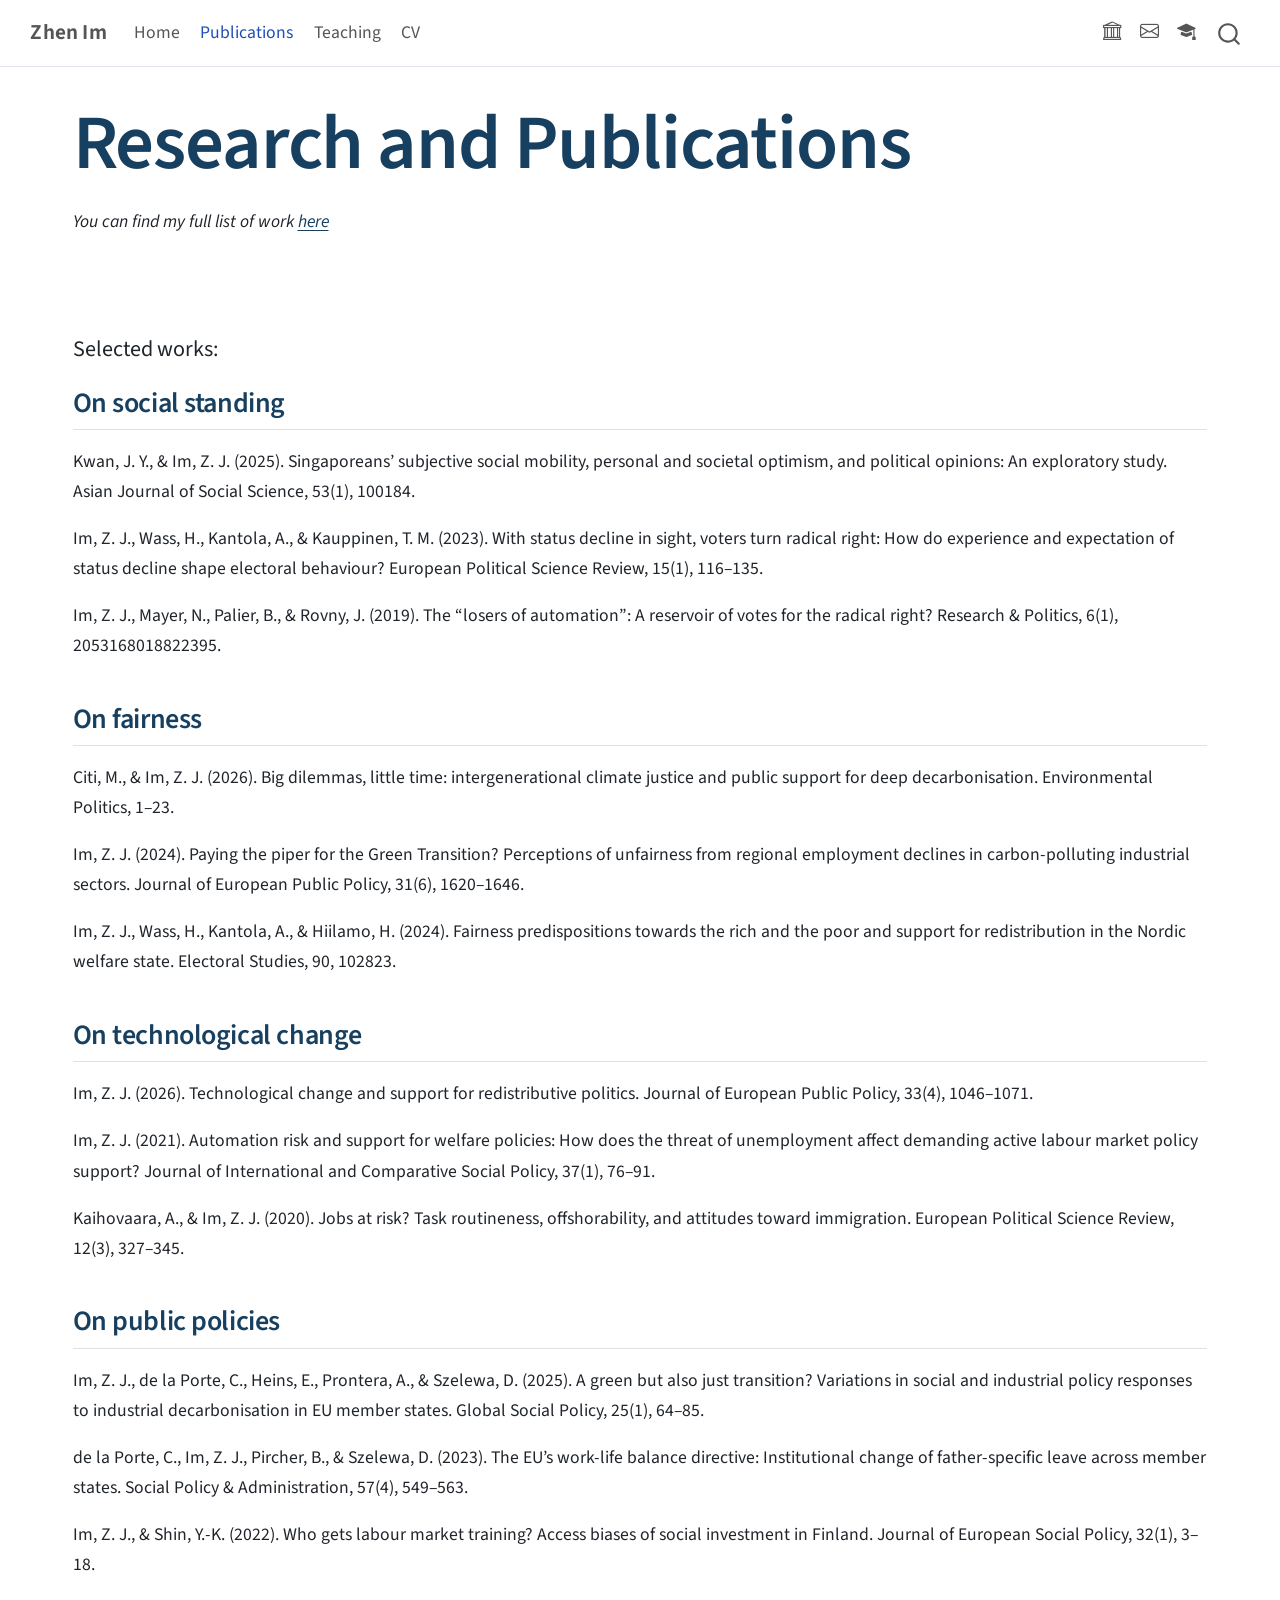
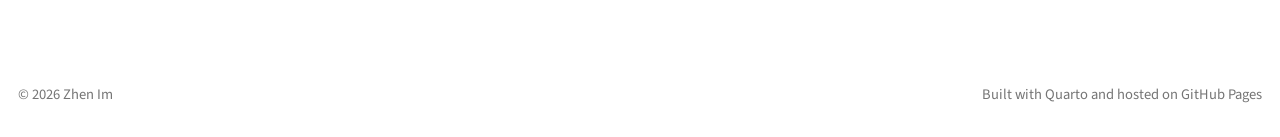
<file: docs/publications.html>
<!DOCTYPE html>
<html xmlns="http://www.w3.org/1999/xhtml" lang="en" xml:lang="en"><head>

<meta charset="utf-8">
<meta name="generator" content="quarto-1.11.9">

<meta name="viewport" content="width=device-width, initial-scale=1.0, user-scalable=yes">


<title>Research and Publications – Zhen Im</title>
<style>
/* Default styles provided by pandoc.
** See https://pandoc.org/MANUAL.html#variables-for-html for config info.
*/
span.smallcaps{font-variant: small-caps;}
div.columns{display: flex; gap: 1.5em;}
div.column{flex: auto;}
@media screen {
div.columns{gap: min(4vw, 1.5em);}
div.column{overflow-x: auto;}
}
div.hanging-indent{margin-left: 1.5em; text-indent: -1.5em;}
ul.task-list{list-style: none;}
ul.task-list li input[type="checkbox"] {
  width: 0.8em;
  margin: 0 0.8em 0.2em -1em; /* quarto-specific, see https://github.com/quarto-dev/quarto-cli/issues/4556 */ 
  vertical-align: middle;
}
</style>


<script src="site_libs/quarto-nav/quarto-nav.js"></script>
<script src="site_libs/quarto-nav/headroom.min.js"></script>
<script src="site_libs/clipboard/clipboard.min.js"></script>
<script src="site_libs/quarto-search/autocomplete.umd.js"></script>
<script src="site_libs/quarto-search/fuse.min.js"></script>
<script src="site_libs/quarto-search/quarto-search.js"></script>
<meta name="quarto:offset" content="./">
<script src="site_libs/quarto-html/quarto.js" type="module"></script>
<script src="site_libs/quarto-html/tabsets/tabsets.js" type="module"></script>
<script src="site_libs/quarto-html/scrollable-regions/scrollable-regions.js" type="module"></script>
<script src="site_libs/quarto-html/popper.min.js"></script>
<script src="site_libs/quarto-html/tippy.umd.min.js"></script>
<script src="site_libs/quarto-html/anchor.min.js"></script>
<link href="site_libs/quarto-html/tippy.css" rel="stylesheet">
<link href="site_libs/quarto-html/quarto-syntax-highlighting-63b5708e65d6cd79cd7618c58d0c21e7.css" rel="stylesheet" id="quarto-text-highlighting-styles">
<script src="site_libs/bootstrap/bootstrap.min.js"></script>
<link href="site_libs/bootstrap/bootstrap-icons.css" rel="stylesheet">
<link href="site_libs/bootstrap/bootstrap-48eea8e06ff06eb442a2daacfce5ac08.min.css" rel="stylesheet" append-hash="true" id="quarto-bootstrap" data-mode="light">
<script id="quarto-search-options" type="application/json">{
  "location": "navbar",
  "copy-button": false,
  "collapse-after": 3,
  "panel-placement": "end",
  "type": "overlay",
  "limit": 50,
  "keyboard-shortcut": [
    "f",
    "/",
    "s"
  ],
  "show-item-context": false,
  "language": {
    "search-no-results-text": "No results",
    "search-matching-documents-text": "matching documents",
    "search-copy-link-title": "Copy link to search",
    "search-hide-matches-text": "Hide additional matches",
    "search-more-match-text": "more match in this document",
    "search-more-matches-text": "more matches in this document",
    "search-clear-button-title": "Clear",
    "search-text-placeholder": "",
    "search-detached-cancel-button-title": "Cancel",
    "search-submit-button-title": "Submit",
    "search-label": "Search"
  }
}</script>
<style>html{ scroll-behavior: smooth; }</style>


<link rel="stylesheet" href="styles.css">
</head>

<body class="nav-fixed quarto-light"><a id="quarto-skip-link" class="visually-hidden-focusable" href="#quarto-document-content">Skip to main content</a>

<div id="quarto-search-results"></div>
  <header id="quarto-header" class="headroom fixed-top">
    <nav class="navbar navbar-expand-lg " data-bs-theme="dark" aria-label="Site">
      <div class="navbar-container container-fluid">
      <div class="navbar-brand-container mx-auto">
    <a class="navbar-brand" href="./index.html">
    <span class="navbar-title">Zhen Im</span>
    </a>
  </div>
          <button class="navbar-toggler" type="button" data-bs-toggle="collapse" data-bs-target="#navbarCollapse" aria-controls="navbarCollapse" aria-expanded="false" aria-label="Toggle navigation" onclick="if (window.quartoToggleHeadroom) { window.quartoToggleHeadroom(); }">
  <span class="navbar-toggler-icon"></span>
</button>
          <div class="collapse navbar-collapse" id="navbarCollapse">
            <ul class="navbar-nav navbar-nav-scroll me-auto">
  <li class="nav-item">
    <a class="nav-link" href="./index.html"> 
<span class="menu-text">Home</span></a>
  </li>  
  <li class="nav-item">
    <a class="nav-link active" href="./publications.html" aria-current="page"> 
<span class="menu-text">Publications</span></a>
  </li>  
  <li class="nav-item">
    <a class="nav-link" href="./teaching.html"> 
<span class="menu-text">Teaching</span></a>
  </li>  
  <li class="nav-item">
    <a class="nav-link" href="./cv.html"> 
<span class="menu-text">CV</span></a>
  </li>  
</ul>
            <ul class="navbar-nav navbar-nav-scroll ms-auto">
  <li class="nav-item compact">
    <a class="nav-link" href="https://www.lut.fi/en/profiles/zhen-im"> <i class="bi bi-bank" role="img" aria-label="University profile">
</i> 
<span class="menu-text"></span></a>
  </li>  
  <li class="nav-item compact">
    <a class="nav-link" href="mailto:Zhen.Im@lut.fi"> <i class="bi bi-envelope" role="img" aria-label="Email">
</i> 
<span class="menu-text"></span></a>
  </li>  
  <li class="nav-item compact">
    <a class="nav-link" href="https://scholar.google.com/citations?user=ouNIWlcAAAAJ&amp;hl=en"> <i class="bi bi-mortarboard-fill" role="img" aria-label="Google Scholar">
</i> 
<span class="menu-text"></span></a>
  </li>  
</ul>
          </div> <!-- /navcollapse -->
            <div class="quarto-navbar-tools">
</div>
            <div id="quarto-search" class="" title="Search"></div>
      </div> <!-- /container-fluid -->
    </nav>
</header>
<!-- content -->
<div id="quarto-content" class="quarto-container page-columns page-rows-contents page-layout-full page-navbar">
<!-- sidebar -->
<!-- margin-sidebar -->
    
<!-- main -->
<main class="content column-page" id="quarto-document-content" tabindex="-1">

<header id="title-block-header" class="quarto-title-block default">
<div class="quarto-title">
<h1 class="title">Research and Publications</h1>
</div>



<div class="quarto-title-meta column-page">

    
  
    
  </div>
  


</header>


<p><em>You can find my full list of work <a href="https://scholar.google.com/citations?user=ouNIWlcAAAAJ&amp;hl=en">here</a></em></p>
<p><br> <br></p>
<div class="hero-text">
<p><span style="font-size: 1.25em;">Selected works:</span></p>
</div>
<section id="on-social-standing" class="level2">
<h2 class="anchored" data-anchor-id="on-social-standing">On social standing</h2>
<p>Kwan, J. Y., &amp; Im, Z. J. (2025). Singaporeans’ subjective social mobility, personal and societal optimism, and political opinions: An exploratory study. Asian Journal of Social Science, 53(1), 100184.</p>
<p>Im, Z. J., Wass, H., Kantola, A., &amp; Kauppinen, T. M. (2023). With status decline in sight, voters turn radical right: How do experience and expectation of status decline shape electoral behaviour? European Political Science Review, 15(1), 116–135.</p>
<p>Im, Z. J., Mayer, N., Palier, B., &amp; Rovny, J. (2019). The “losers of automation”: A reservoir of votes for the radical right? Research &amp; Politics, 6(1), 2053168018822395.</p>
</section>
<section id="on-fairness" class="level2">
<h2 class="anchored" data-anchor-id="on-fairness">On fairness</h2>
<p>Citi, M., &amp; Im, Z. J. (2026). Big dilemmas, little time: intergenerational climate justice and public support for deep decarbonisation. Environmental Politics, 1–23.</p>
<p>Im, Z. J. (2024). Paying the piper for the Green Transition? Perceptions of unfairness from regional employment declines in carbon-polluting industrial sectors. Journal of European Public Policy, 31(6), 1620–1646.</p>
<p>Im, Z. J., Wass, H., Kantola, A., &amp; Hiilamo, H. (2024). Fairness predispositions towards the rich and the poor and support for redistribution in the Nordic welfare state. Electoral Studies, 90, 102823.</p>
</section>
<section id="on-technological-change" class="level2">
<h2 class="anchored" data-anchor-id="on-technological-change">On technological change</h2>
<p>Im, Z. J. (2026). Technological change and support for redistributive politics. Journal of European Public Policy, 33(4), 1046–1071.</p>
<p>Im, Z. J. (2021). Automation risk and support for welfare policies: How does the threat of unemployment affect demanding active labour market policy support? Journal of International and Comparative Social Policy, 37(1), 76–91.</p>
<p>Kaihovaara, A., &amp; Im, Z. J. (2020). Jobs at risk? Task routineness, offshorability, and attitudes toward immigration. European Political Science Review, 12(3), 327–345.</p>
</section>
<section id="on-public-policies" class="level2">
<h2 class="anchored" data-anchor-id="on-public-policies">On public policies</h2>
<p>Im, Z. J., de la Porte, C., Heins, E., Prontera, A., &amp; Szelewa, D. (2025). A green but also just transition? Variations in social and industrial policy responses to industrial decarbonisation in EU member states. Global Social Policy, 25(1), 64–85.</p>
<p>de la Porte, C., Im, Z. J., Pircher, B., &amp; Szelewa, D. (2023). The EU’s work-life balance directive: Institutional change of father-specific leave across member states. Social Policy &amp; Administration, 57(4), 549–563.</p>
<p>Im, Z. J., &amp; Shin, Y.-K. (2022). Who gets labour market training? Access biases of social investment in Finland. Journal of European Social Policy, 32(1), 3–18.</p>


</section>

</main> <!-- /main -->
<script id="quarto-html-after-body" type="application/javascript">
  window.document.addEventListener("DOMContentLoaded", function (event) {
    const icon = "";
    const anchorJS = new window.AnchorJS();
    anchorJS.options = {
      placement: 'right',
      icon: icon
    };
    anchorJS.add('.anchored');
    const isCodeAnnotation = (el) => {
      for (const clz of el.classList) {
        if (clz.startsWith('code-annotation-')) {                     
          return true;
        }
      }
      return false;
    }
    const onCopySuccess = function(e) {
      // button target
      const button = e.trigger;
      // don't keep focus
      button.blur();
      // flash "checked"
      button.classList.add('code-copy-button-checked');
      var currentTitle = button.getAttribute("title");
      button.setAttribute("title", "Copied!");
      let tooltip;
      if (window.bootstrap) {
        button.setAttribute("data-bs-toggle", "tooltip");
        button.setAttribute("data-bs-placement", "left");
        button.setAttribute("data-bs-title", "Copied!");
        tooltip = new bootstrap.Tooltip(button, 
          { trigger: "manual", 
            customClass: "code-copy-button-tooltip",
            offset: [0, -8]});
        tooltip.show();    
      }
      setTimeout(function() {
        if (tooltip) {
          tooltip.hide();
          button.removeAttribute("data-bs-title");
          button.removeAttribute("data-bs-toggle");
          button.removeAttribute("data-bs-placement");
        }
        button.setAttribute("title", currentTitle);
        button.classList.remove('code-copy-button-checked');
      }, 1000);
      // clear code selection
      e.clearSelection();
    }
    const getTextToCopy = function(trigger) {
      const outerScaffold = trigger.parentElement.cloneNode(true);
      const codeEl = outerScaffold.querySelector('code');
      for (const childEl of codeEl.children) {
        if (isCodeAnnotation(childEl)) {
          childEl.remove();
        }
      }
      return codeEl.innerText;
    }
    const clipboard = new window.ClipboardJS('.code-copy-button:not([data-in-quarto-modal])', {
      text: getTextToCopy
    });
    clipboard.on('success', onCopySuccess);
    if (window.document.getElementById('quarto-embedded-source-code-modal')) {
      const clipboardModal = new window.ClipboardJS('.code-copy-button[data-in-quarto-modal]', {
        text: getTextToCopy,
        container: window.document.getElementById('quarto-embedded-source-code-modal')
      });
      clipboardModal.on('success', onCopySuccess);
    }
      var localhostRegex = new RegExp(/^(?:http|https):\/\/localhost\:?[0-9]*\//);
      var mailtoRegex = new RegExp(/^mailto:/);
        var filterRegex = new RegExp("https:\/\/zhen-im\.github\.io");
      const newWindowLabel = "(opens in a new tab)";
      const newWindowNoteId = "quarto-ext-newwindow-label";
      // Links reference one hidden label through aria-describedby, so the
      // announcement never changes their accessible name.
      var describeNewWindow = (link) => {
        if (!window.document.getElementById(newWindowNoteId)) {
          var newWindowNote = window.document.createElement("span");
          newWindowNote.id = newWindowNoteId;
          newWindowNote.hidden = true;
          newWindowNote.textContent = newWindowLabel;
          window.document.body.appendChild(newWindowNote);
        }
        var describedBy = (link.getAttribute("aria-describedby") || "").split(/\s+/).filter(Boolean);
        if (!describedBy.includes(newWindowNoteId)) {
          describedBy.push(newWindowNoteId);
          link.setAttribute("aria-describedby", describedBy.join(" "));
        }
      }
      var isInternal = (href) => {
          return filterRegex.test(href) || localhostRegex.test(href) || mailtoRegex.test(href);
      }
      // Inspect non-navigation links and adorn them if external
      window.quartoDecorateExternalLinks = function (root) {
     var links = (root || window.document).querySelectorAll('a[href]:not(.nav-link):not(.navbar-brand):not(.toc-action):not(.sidebar-link):not(.sidebar-item-toggle):not(.pagination-link):not(.no-external):not([aria-hidden]):not(.dropdown-item):not(.quarto-navigation-tool):not(.about-link)');
      for (var i=0; i<links.length; i++) {
        const link = links[i];
        if (!isInternal(link.href)) {
          // undo the damage that might have been done by quarto-nav.js in the case of
          // links that we want to consider external
          if (link.dataset.originalHref !== undefined) {
            link.href = link.dataset.originalHref;
          }
            // target, if specified
            link.setAttribute("target", "_blank");
            if (link.getAttribute("rel") === null) {
              link.setAttribute("rel", "noopener");
            }
            describeNewWindow(link);
          if (!link.classList.contains('no-external-icon')) {
          }
        }
      }
      };
      window.quartoDecorateExternalLinks(window.document);
    // Esc closes the popup (WCAG 1.4.13) and focus leaving both trigger and
    // popup closes it (WCAG 2.4.11); tippy handles neither for interactive popups.
    const hideOnEscAndFocusOut = {
      name: 'hideOnEscAndFocusOut',
      defaultValue: true,
      fn(instance) {
        const dismiss = () => {
          // A show scheduled by the trigger delay would otherwise reopen it
          instance.clearDelayTimeouts();
          instance.hide();
        };
        const onKeyDown = (event) => {
          if (event.key !== 'Escape') {
            return;
          }
          // Keep Esc from also reaching page handlers (e.g. reveal.js overview),
          // except an open reveal.js slide menu, which Esc should close too.
          // The menu handles keys only when its keyboard option is on.
          const menuHandlesEsc = window.Reveal?.getPlugin?.('menu')?.isOpen() &&
            window.Reveal.getConfig().menu?.keyboard !== false;
          if (!menuHandlesEsc) {
            event.stopPropagation();
          }
          if (instance.popper.contains(window.document.activeElement)) {
            // Disabled while refocusing so the focus trigger does not reopen it
            instance.disable();
            instance.reference.focus();
            instance.enable();
          }
          dismiss();
        };
        const onFocusOut = (event) => {
          const target = event.relatedTarget;
          if (target && !instance.reference.contains(target) &&
              !instance.popper.contains(target)) {
            dismiss();
          }
        };
        // On the trigger too: a click trigger (code-annotations: select) has no
        // blur handling. Attached for the instance's lifetime so leaving the
        // trigger also cancels a show still pending on the trigger delay.
        instance.reference.addEventListener('focusout', onFocusOut);
        return {
          onShow() {
            window.document.addEventListener('keydown', onKeyDown, true);
            instance.popper.addEventListener('focusout', onFocusOut);
          },
          onHide() {
            window.document.removeEventListener('keydown', onKeyDown, true);
            instance.popper.removeEventListener('focusout', onFocusOut);
          },
          onDestroy() {
            instance.reference.removeEventListener('focusout', onFocusOut);
          },
        };
      },
    };
    function tippyHover(el, contentFn, onTriggerFn, onUntriggerFn) {
      const config = {
        allowHTML: true,
        maxWidth: 500,
        delay: 100,
        arrow: false,
        appendTo: function(el) {
            return el.parentElement;
        },
        interactive: true,
        interactiveBorder: 10,
        theme: 'quarto',
        placement: 'bottom-start',
        plugins: [hideOnEscAndFocusOut],
      };
      if (contentFn) {
        config.content = contentFn;
      }
      if (onTriggerFn) {
        config.onTrigger = onTriggerFn;
      }
      if (onUntriggerFn) {
        config.onUntrigger = onUntriggerFn;
      }
      window.tippy(el, config); 
    }
    const noterefs = window.document.querySelectorAll('a[role="doc-noteref"]');
    for (var i=0; i<noterefs.length; i++) {
      const ref = noterefs[i];
      tippyHover(ref, function() {
        // use id or data attribute instead here
        let href = ref.getAttribute('data-footnote-href') || ref.getAttribute('href');
        try { href = new URL(href).hash; } catch {}
        const id = href.replace(/^#\/?/, "");
        const note = window.document.getElementById(id);
        if (note) {
          return note.innerHTML;
        } else {
          return "";
        }
      });
    }
    const xrefs = window.document.querySelectorAll('a.quarto-xref');
    const processXRef = (id, note) => {
      // Strip column container classes
      const stripColumnClz = (el) => {
        el.classList.remove("page-full", "page-columns");
        if (el.children) {
          for (const child of el.children) {
            stripColumnClz(child);
          }
        }
      }
      stripColumnClz(note)
      if (id === null || id.startsWith('sec-')) {
        // Special case sections, only their first couple elements
        const container = document.createElement("div");
        if (note.children && note.children.length > 2) {
          container.appendChild(note.children[0].cloneNode(true));
          for (let i = 1; i < note.children.length; i++) {
            const child = note.children[i];
            if (child.tagName === "P" && child.innerText === "") {
              continue;
            } else {
              container.appendChild(child.cloneNode(true));
              break;
            }
          }
          if (window.Quarto?.typesetMath) {
            window.Quarto.typesetMath(container);
          }
          return container.innerHTML
        } else {
          if (window.Quarto?.typesetMath) {
            window.Quarto.typesetMath(note);
          }
          return note.innerHTML;
        }
      } else {
        // Remove any anchor links if they are present
        const anchorLink = note.querySelector('a.anchorjs-link');
        if (anchorLink) {
          anchorLink.remove();
        }
        if (window.Quarto?.typesetMath) {
          window.Quarto.typesetMath(note);
        }
        if (note.classList.contains("callout")) {
          return note.outerHTML;
        } else {
          return note.innerHTML;
        }
      }
    }
    for (var i=0; i<xrefs.length; i++) {
      const xref = xrefs[i];
      tippyHover(xref, undefined, function(instance) {
        instance.disable();
        let url = xref.getAttribute('href');
        let hash = undefined; 
        if (url.startsWith('#')) {
          hash = url;
        } else {
          try { hash = new URL(url).hash; } catch {}
        }
        if (hash) {
          const id = hash.replace(/^#\/?/, "");
          const note = window.document.getElementById(id);
          if (note !== null) {
            try {
              const html = processXRef(id, note.cloneNode(true));
              instance.setContent(html);
            } finally {
              instance.enable();
              instance.show();
            }
          } else {
            // See if we can fetch this
            fetch(url.split('#')[0])
            .then(res => res.text())
            .then(html => {
              const parser = new DOMParser();
              const htmlDoc = parser.parseFromString(html, "text/html");
              const note = htmlDoc.getElementById(id);
              if (note !== null) {
                const html = processXRef(id, note);
                instance.setContent(html);
              } 
            }).finally(() => {
              instance.enable();
              instance.show();
            });
          }
        } else {
          // See if we can fetch a full url (with no hash to target)
          // This is a special case and we should probably do some content thinning / targeting
          fetch(url)
          .then(res => res.text())
          .then(html => {
            const parser = new DOMParser();
            const htmlDoc = parser.parseFromString(html, "text/html");
            const note = htmlDoc.querySelector('main.content');
            if (note !== null) {
              // This should only happen for chapter cross references
              // (since there is no id in the URL)
              // remove the first header
              if (note.children.length > 0 && note.children[0].tagName === "HEADER") {
                note.children[0].remove();
              }
              const html = processXRef(null, note);
              instance.setContent(html);
            } 
          }).finally(() => {
            instance.enable();
            instance.show();
          });
        }
      }, function(instance) {
      });
    }
        let selectedAnnoteEl;
        const selectorForAnnotation = ( cell, annotation) => {
          let cellAttr = 'data-code-cell="' + cell + '"';
          let lineAttr = 'data-code-annotation="' +  annotation + '"';
          const selector = 'span[' + cellAttr + '][' + lineAttr + ']';
          return selector;
        }
        const selectCodeLines = (annoteEl) => {
          const doc = window.document;
          const targetCell = annoteEl.getAttribute("data-target-cell");
          const targetAnnotation = annoteEl.getAttribute("data-target-annotation");
          const annoteSpan = window.document.querySelector(selectorForAnnotation(targetCell, targetAnnotation));
          const lines = annoteSpan.getAttribute("data-code-lines").split(",");
          const lineIds = lines.map((line) => {
            return targetCell + "-" + line;
          })
          // Each band is positioned against its own containing block, which is
          // not the offsetParent of the lines, so place it from client rects.
          const placeBand = (band, firstEl, lastEl, codeBlock) => {
            const container = band.offsetParent;
            if (container === null) {
              return;
            }
            const containerRect = container.getBoundingClientRect();
            // Reveal.js scales slides with a transform, so convert client
            // pixels back to the CSS pixels of the container.
            const scale = containerRect.height / container.offsetHeight || 1;
            const firstRect = firstEl.getBoundingClientRect();
            const lastRect = lastEl.getBoundingClientRect();
            const top = (firstRect.top - containerRect.top) / scale - container.clientTop + container.scrollTop;
            const height = (lastRect.bottom - firstRect.top) / scale;
            band.style.top = top - 2 + "px";
            band.style.height = height + 4 + "px";
            if (codeBlock) {
              // Without the copy button wrapper, the containing block is wider
              // than the code block, so span the code block explicitly.
              const blockRect = codeBlock.getBoundingClientRect();
              band.style.left = (blockRect.left - containerRect.left) / scale - container.clientLeft + container.scrollLeft + "px";
              band.style.width = blockRect.width / scale + "px";
            }
          };
          if (lineIds.length > 0) {
            const el = window.document.getElementById(lineIds[0]);
            const lastEl = window.document.getElementById(lineIds[lineIds.length - 1]);
            const parent = el.parentElement.parentElement;
            // cook up a div (if necessary) and position it
            let div = window.document.getElementById("code-annotation-line-highlight");
            if (div === null) {
              div = window.document.createElement("div");
              div.setAttribute("id", "code-annotation-line-highlight");
              div.style.position = 'absolute';
              parent.appendChild(div);
            }
            placeBand(div, el, lastEl, parent.closest("div.sourceCode") || parent);
            let gutterDiv = window.document.getElementById("code-annotation-line-highlight-gutter");
            if (gutterDiv === null) {
              gutterDiv = window.document.createElement("div");
              gutterDiv.setAttribute("id", "code-annotation-line-highlight-gutter");
              gutterDiv.style.position = 'absolute';
              const codeCell = window.document.getElementById(targetCell);
              const gutter = codeCell.querySelector('.code-annotation-gutter');
              gutter.appendChild(gutterDiv);
            }
            placeBand(gutterDiv, el, lastEl);
            selectedAnnoteEl = annoteEl;
          }
        };
        const unselectCodeLines = () => {
          const elementsIds = ["code-annotation-line-highlight", "code-annotation-line-highlight-gutter"];
          elementsIds.forEach((elId) => {
            const div = window.document.getElementById(elId);
            if (div) {
              div.remove();
            }
          });
          selectedAnnoteEl = undefined;
        };
          // Handle positioning of the toggle
      window.addEventListener(
        "resize",
        throttle(() => {
          elRect = undefined;
          if (selectedAnnoteEl) {
            selectCodeLines(selectedAnnoteEl);
          }
        }, 10)
      );
      function throttle(fn, ms) {
      let throttle = false;
      let timer;
        return (...args) => {
          if(!throttle) { // first call gets through
              fn.apply(this, args);
              throttle = true;
          } else { // all the others get throttled
              if(timer) clearTimeout(timer); // cancel #2
              timer = setTimeout(() => {
                fn.apply(this, args);
                timer = throttle = false;
              }, ms);
          }
        };
      }
        // Attach click handler to the DT
        const annoteDls = window.document.querySelectorAll('dt[data-target-cell]');
        for (const annoteDlNode of annoteDls) {
          annoteDlNode.addEventListener('click', (event) => {
            const clickedEl = event.target;
            if (clickedEl !== selectedAnnoteEl) {
              unselectCodeLines();
              const activeEl = window.document.querySelector('dt[data-target-cell].code-annotation-active');
              if (activeEl) {
                activeEl.classList.remove('code-annotation-active');
              }
              selectCodeLines(clickedEl);
              clickedEl.classList.add('code-annotation-active');
            } else {
              // Unselect the line
              unselectCodeLines();
              clickedEl.classList.remove('code-annotation-active');
            }
          });
        }
    const findCites = (el) => {
      const parentEl = el.parentElement;
      if (parentEl) {
        const cites = parentEl.dataset.cites;
        if (cites) {
          return {
            el,
            cites: cites.split(' ')
          };
        } else {
          return findCites(el.parentElement)
        }
      } else {
        return undefined;
      }
    };
    var bibliorefs = window.document.querySelectorAll('a[role="doc-biblioref"]');
    for (var i=0; i<bibliorefs.length; i++) {
      const ref = bibliorefs[i];
      const citeInfo = findCites(ref);
      if (citeInfo) {
        tippyHover(citeInfo.el, function() {
          var popup = window.document.createElement('div');
          citeInfo.cites.forEach(function(cite) {
            var citeDiv = window.document.createElement('div');
            citeDiv.classList.add('hanging-indent');
            citeDiv.classList.add('csl-entry');
            var biblioDiv = window.document.getElementById('ref-' + cite);
            if (biblioDiv) {
              citeDiv.innerHTML = biblioDiv.innerHTML;
            }
            popup.appendChild(citeDiv);
          });
          return popup.innerHTML;
        });
      }
    }
  });
  </script>
  <script type="application/javascript">
  window.quartoScrollableRegionsLabels = {"code":"Scrollable code","output":"Scrollable output"};
  </script>
</div> <!-- /content -->
<footer class="footer">
  <div class="nav-footer">
    <div class="nav-footer-left">
<p>© 2026 Zhen Im</p>
</div>   
    <div class="nav-footer-center">
      &nbsp;
    </div>
    <div class="nav-footer-right">
<p>Built with Quarto and hosted on GitHub Pages</p>
</div>
  </div>
</footer>




<script src="site_libs/quarto-html/zenscroll-min.js"></script>
</body></html>
</file>
<file: site_libs/quarto-html/tippy.css>
.tippy-box[data-animation=fade][data-state=hidden]{opacity:0}[data-tippy-root]{max-width:calc(100vw - 10px)}.tippy-box{position:relative;background-color:#333;color:#fff;border-radius:4px;font-size:14px;line-height:1.4;white-space:normal;outline:0;transition-property:transform,visibility,opacity}.tippy-box[data-placement^=top]>.tippy-arrow{bottom:0}.tippy-box[data-placement^=top]>.tippy-arrow:before{bottom:-7px;left:0;border-width:8px 8px 0;border-top-color:initial;transform-origin:center top}.tippy-box[data-placement^=bottom]>.tippy-arrow{top:0}.tippy-box[data-placement^=bottom]>.tippy-arrow:before{top:-7px;left:0;border-width:0 8px 8px;border-bottom-color:initial;transform-origin:center bottom}.tippy-box[data-placement^=left]>.tippy-arrow{right:0}.tippy-box[data-placement^=left]>.tippy-arrow:before{border-width:8px 0 8px 8px;border-left-color:initial;right:-7px;transform-origin:center left}.tippy-box[data-placement^=right]>.tippy-arrow{left:0}.tippy-box[data-placement^=right]>.tippy-arrow:before{left:-7px;border-width:8px 8px 8px 0;border-right-color:initial;transform-origin:center right}.tippy-box[data-inertia][data-state=visible]{transition-timing-function:cubic-bezier(.54,1.5,.38,1.11)}.tippy-arrow{width:16px;height:16px;color:#333}.tippy-arrow:before{content:"";position:absolute;border-color:transparent;border-style:solid}.tippy-content{position:relative;padding:5px 9px;z-index:1}
</file>
<file: site_libs/quarto-html/quarto-syntax-highlighting-63b5708e65d6cd79cd7618c58d0c21e7.css>
/* quarto syntax highlight colors */
:root {
  --quarto-hl-ot-color: #003B4F;
  --quarto-hl-at-color: #657422;
  --quarto-hl-ss-color: #20794D;
  --quarto-hl-an-color: #5E5E5E;
  --quarto-hl-fu-color: #4758AB;
  --quarto-hl-st-color: #20794D;
  --quarto-hl-cf-color: #003B4F;
  --quarto-hl-op-color: #5E5E5E;
  --quarto-hl-er-color: #AD0000;
  --quarto-hl-bn-color: #AD0000;
  --quarto-hl-al-color: #AD0000;
  --quarto-hl-va-color: #111111;
  --quarto-hl-bu-color: inherit;
  --quarto-hl-ex-color: inherit;
  --quarto-hl-pp-color: #AD0000;
  --quarto-hl-in-color: #5E5E5E;
  --quarto-hl-vs-color: #20794D;
  --quarto-hl-wa-color: #5E5E5E;
  --quarto-hl-do-color: #5E5E5E;
  --quarto-hl-im-color: #00769E;
  --quarto-hl-ch-color: #20794D;
  --quarto-hl-dt-color: #AD0000;
  --quarto-hl-fl-color: #AD0000;
  --quarto-hl-co-color: #5E5E5E;
  --quarto-hl-cv-color: #5E5E5E;
  --quarto-hl-cn-color: #8f5902;
  --quarto-hl-sc-color: #5E5E5E;
  --quarto-hl-dv-color: #AD0000;
  --quarto-hl-kw-color: #003B4F;
}

/* other quarto variables */
:root {
  --quarto-font-monospace: SFMono-Regular, Menlo, Monaco, Consolas, "Liberation Mono", "Courier New", monospace;
}

/* syntax highlight based on Pandoc's rules */
pre > code.sourceCode > span {
  color: #003B4F;
}

code.sourceCode > span {
  color: #003B4F;
}

div.sourceCode,
div.sourceCode pre.sourceCode {
  color: #003B4F;
}

/* Normal */
code span {
  color: #003B4F;
}

/* Alert */
code span.al {
  color: #AD0000;
  font-style: inherit;
}

/* Annotation */
code span.an {
  color: #5E5E5E;
  font-style: inherit;
}

/* Attribute */
code span.at {
  color: #657422;
  font-style: inherit;
}

/* BaseN */
code span.bn {
  color: #AD0000;
  font-style: inherit;
}

/* BuiltIn */
code span.bu {
  font-style: inherit;
}

/* ControlFlow */
code span.cf {
  color: #003B4F;
  font-weight: bold;
  font-style: inherit;
}

/* Char */
code span.ch {
  color: #20794D;
  font-style: inherit;
}

/* Constant */
code span.cn {
  color: #8f5902;
  font-style: inherit;
}

/* Comment */
code span.co {
  color: #5E5E5E;
  font-style: inherit;
}

/* CommentVar */
code span.cv {
  color: #5E5E5E;
  font-style: italic;
}

/* Documentation */
code span.do {
  color: #5E5E5E;
  font-style: italic;
}

/* DataType */
code span.dt {
  color: #AD0000;
  font-style: inherit;
}

/* DecVal */
code span.dv {
  color: #AD0000;
  font-style: inherit;
}

/* Error */
code span.er {
  color: #AD0000;
  font-style: inherit;
}

/* Extension */
code span.ex {
  font-style: inherit;
}

/* Float */
code span.fl {
  color: #AD0000;
  font-style: inherit;
}

/* Function */
code span.fu {
  color: #4758AB;
  font-style: inherit;
}

/* Import */
code span.im {
  color: #00769E;
  font-style: inherit;
}

/* Information */
code span.in {
  color: #5E5E5E;
  font-style: inherit;
}

/* Keyword */
code span.kw {
  color: #003B4F;
  font-weight: bold;
  font-style: inherit;
}

/* Operator */
code span.op {
  color: #5E5E5E;
  font-style: inherit;
}

/* Other */
code span.ot {
  color: #003B4F;
  font-style: inherit;
}

/* Preprocessor */
code span.pp {
  color: #AD0000;
  font-style: inherit;
}

/* SpecialChar */
code span.sc {
  color: #5E5E5E;
  font-style: inherit;
}

/* SpecialString */
code span.ss {
  color: #20794D;
  font-style: inherit;
}

/* String */
code span.st {
  color: #20794D;
  font-style: inherit;
}

/* Variable */
code span.va {
  color: #111111;
  font-style: inherit;
}

/* VerbatimString */
code span.vs {
  color: #20794D;
  font-style: inherit;
}

/* Warning */
code span.wa {
  color: #5E5E5E;
  font-style: italic;
}

.prevent-inlining {
  content: "</";
}

/*# sourceMappingURL=054cc16b9e9817627be6994582d2ffb5.css.map */
</file>
<file: styles.css>
/* Restrained academic styling inspired by clean political-science websites */
:root {
  --accent: #173f5f;
  --text: #20252b;
  --muted: #5f6b76;
  --line: #dfe5ea;
  --soft: #f5f7f9;
}

body {
  color: var(--text);
  font-size: 1.04rem;
  line-height: 1.7;
}

.navbar {
  border-bottom: 1px solid var(--line);
  background: rgba(255,255,255,.97);
}

.navbar-title {
  font-weight: 650;
  letter-spacing: .01em;
}

h1, h2, h3 {
  color: var(--accent);
  letter-spacing: -.015em;
}

h1 { font-size: clamp(2.4rem, 6vw, 4.6rem); }
h2 { margin-top: 2.4rem; }

a { color: var(--accent); }

.hero {
  display: grid;
  grid-template-columns: minmax(0, 1.6fr) minmax(240px, .7fr);
  gap: clamp(2rem, 6vw, 5rem);
  align-items: center;
  padding: clamp(2.5rem, 8vw, 6rem) 0 3rem;
}

.hero h1 { margin-bottom: .15rem; }
.hero h2 {
  margin-top: 0;
  color: var(--muted);
  font-size: 1.2rem;
  font-weight: 500;
}

.hero-photo img {
  width: 100%;
  max-width: 360px;
  aspect-ratio: 4 / 5;
  object-fit: cover;
  border-radius: 3px;
  box-shadow: 0 12px 35px rgba(20,35,50,.13);
}

.btn-primary {
  background-color: var(--accent);
  border-color: var(--accent);
}

.btn-outline-primary {
  color: var(--accent);
  border-color: var(--accent);
  margin-left: .4rem;
}

.research-grid {
  display: grid;
  grid-template-columns: repeat(3, minmax(0, 1fr));
  gap: 1.2rem;
  margin: 1.2rem 0 2.5rem;
}

.research-item {
  border-top: 3px solid var(--accent);
  padding: 1.1rem 0;
}

.research-item h3 {
  margin-top: 0;
  font-size: 1.15rem;
}

.page-footer {
  border-top: 1px solid var(--line);
  color: var(--muted);
}

@media (max-width: 760px) {
  .hero { grid-template-columns: 1fr; }
  .hero-photo { order: -1; }
  .hero-photo img { max-width: 230px; }
  .research-grid { grid-template-columns: 1fr; }
}
</file>
<file: docs/site_libs/quarto-html/tippy.css>
.tippy-box[data-animation=fade][data-state=hidden]{opacity:0}[data-tippy-root]{max-width:calc(100vw - 10px)}.tippy-box{position:relative;background-color:#333;color:#fff;border-radius:4px;font-size:14px;line-height:1.4;white-space:normal;outline:0;transition-property:transform,visibility,opacity}.tippy-box[data-placement^=top]>.tippy-arrow{bottom:0}.tippy-box[data-placement^=top]>.tippy-arrow:before{bottom:-7px;left:0;border-width:8px 8px 0;border-top-color:initial;transform-origin:center top}.tippy-box[data-placement^=bottom]>.tippy-arrow{top:0}.tippy-box[data-placement^=bottom]>.tippy-arrow:before{top:-7px;left:0;border-width:0 8px 8px;border-bottom-color:initial;transform-origin:center bottom}.tippy-box[data-placement^=left]>.tippy-arrow{right:0}.tippy-box[data-placement^=left]>.tippy-arrow:before{border-width:8px 0 8px 8px;border-left-color:initial;right:-7px;transform-origin:center left}.tippy-box[data-placement^=right]>.tippy-arrow{left:0}.tippy-box[data-placement^=right]>.tippy-arrow:before{left:-7px;border-width:8px 8px 8px 0;border-right-color:initial;transform-origin:center right}.tippy-box[data-inertia][data-state=visible]{transition-timing-function:cubic-bezier(.54,1.5,.38,1.11)}.tippy-arrow{width:16px;height:16px;color:#333}.tippy-arrow:before{content:"";position:absolute;border-color:transparent;border-style:solid}.tippy-content{position:relative;padding:5px 9px;z-index:1}
</file>
<file: docs/site_libs/quarto-html/quarto-syntax-highlighting-63b5708e65d6cd79cd7618c58d0c21e7.css>
/* quarto syntax highlight colors */
:root {
  --quarto-hl-ot-color: #003B4F;
  --quarto-hl-at-color: #657422;
  --quarto-hl-ss-color: #20794D;
  --quarto-hl-an-color: #5E5E5E;
  --quarto-hl-fu-color: #4758AB;
  --quarto-hl-st-color: #20794D;
  --quarto-hl-cf-color: #003B4F;
  --quarto-hl-op-color: #5E5E5E;
  --quarto-hl-er-color: #AD0000;
  --quarto-hl-bn-color: #AD0000;
  --quarto-hl-al-color: #AD0000;
  --quarto-hl-va-color: #111111;
  --quarto-hl-bu-color: inherit;
  --quarto-hl-ex-color: inherit;
  --quarto-hl-pp-color: #AD0000;
  --quarto-hl-in-color: #5E5E5E;
  --quarto-hl-vs-color: #20794D;
  --quarto-hl-wa-color: #5E5E5E;
  --quarto-hl-do-color: #5E5E5E;
  --quarto-hl-im-color: #00769E;
  --quarto-hl-ch-color: #20794D;
  --quarto-hl-dt-color: #AD0000;
  --quarto-hl-fl-color: #AD0000;
  --quarto-hl-co-color: #5E5E5E;
  --quarto-hl-cv-color: #5E5E5E;
  --quarto-hl-cn-color: #8f5902;
  --quarto-hl-sc-color: #5E5E5E;
  --quarto-hl-dv-color: #AD0000;
  --quarto-hl-kw-color: #003B4F;
}

/* other quarto variables */
:root {
  --quarto-font-monospace: SFMono-Regular, Menlo, Monaco, Consolas, "Liberation Mono", "Courier New", monospace;
}

/* syntax highlight based on Pandoc's rules */
pre > code.sourceCode > span {
  color: #003B4F;
}

code.sourceCode > span {
  color: #003B4F;
}

div.sourceCode,
div.sourceCode pre.sourceCode {
  color: #003B4F;
}

/* Normal */
code span {
  color: #003B4F;
}

/* Alert */
code span.al {
  color: #AD0000;
  font-style: inherit;
}

/* Annotation */
code span.an {
  color: #5E5E5E;
  font-style: inherit;
}

/* Attribute */
code span.at {
  color: #657422;
  font-style: inherit;
}

/* BaseN */
code span.bn {
  color: #AD0000;
  font-style: inherit;
}

/* BuiltIn */
code span.bu {
  font-style: inherit;
}

/* ControlFlow */
code span.cf {
  color: #003B4F;
  font-weight: bold;
  font-style: inherit;
}

/* Char */
code span.ch {
  color: #20794D;
  font-style: inherit;
}

/* Constant */
code span.cn {
  color: #8f5902;
  font-style: inherit;
}

/* Comment */
code span.co {
  color: #5E5E5E;
  font-style: inherit;
}

/* CommentVar */
code span.cv {
  color: #5E5E5E;
  font-style: italic;
}

/* Documentation */
code span.do {
  color: #5E5E5E;
  font-style: italic;
}

/* DataType */
code span.dt {
  color: #AD0000;
  font-style: inherit;
}

/* DecVal */
code span.dv {
  color: #AD0000;
  font-style: inherit;
}

/* Error */
code span.er {
  color: #AD0000;
  font-style: inherit;
}

/* Extension */
code span.ex {
  font-style: inherit;
}

/* Float */
code span.fl {
  color: #AD0000;
  font-style: inherit;
}

/* Function */
code span.fu {
  color: #4758AB;
  font-style: inherit;
}

/* Import */
code span.im {
  color: #00769E;
  font-style: inherit;
}

/* Information */
code span.in {
  color: #5E5E5E;
  font-style: inherit;
}

/* Keyword */
code span.kw {
  color: #003B4F;
  font-weight: bold;
  font-style: inherit;
}

/* Operator */
code span.op {
  color: #5E5E5E;
  font-style: inherit;
}

/* Other */
code span.ot {
  color: #003B4F;
  font-style: inherit;
}

/* Preprocessor */
code span.pp {
  color: #AD0000;
  font-style: inherit;
}

/* SpecialChar */
code span.sc {
  color: #5E5E5E;
  font-style: inherit;
}

/* SpecialString */
code span.ss {
  color: #20794D;
  font-style: inherit;
}

/* String */
code span.st {
  color: #20794D;
  font-style: inherit;
}

/* Variable */
code span.va {
  color: #111111;
  font-style: inherit;
}

/* VerbatimString */
code span.vs {
  color: #20794D;
  font-style: inherit;
}

/* Warning */
code span.wa {
  color: #5E5E5E;
  font-style: italic;
}

.prevent-inlining {
  content: "</";
}

/*# sourceMappingURL=054cc16b9e9817627be6994582d2ffb5.css.map */
</file>
<file: docs/styles.css>
/* Restrained academic styling inspired by clean political-science websites */
:root {
  --accent: #173f5f;
  --text: #20252b;
  --muted: #5f6b76;
  --line: #dfe5ea;
  --soft: #f5f7f9;
}

body {
  color: var(--text);
  font-size: 1.04rem;
  line-height: 1.7;
}

.navbar {
  border-bottom: 1px solid var(--line);
  background: rgba(255,255,255,.97);
}

.navbar-title {
  font-weight: 650;
  letter-spacing: .01em;
}

h1, h2, h3 {
  color: var(--accent);
  letter-spacing: -.015em;
}

h1 { font-size: clamp(2.4rem, 6vw, 4.6rem); }
h2 { margin-top: 2.4rem; }

a { color: var(--accent); }

.hero {
  display: grid;
  grid-template-columns: minmax(0, 1.6fr) minmax(240px, .7fr);
  gap: clamp(2rem, 6vw, 5rem);
  align-items: center;
  padding: clamp(2.5rem, 8vw, 6rem) 0 3rem;
}

.hero h1 { margin-bottom: .15rem; }
.hero h2 {
  margin-top: 0;
  color: var(--muted);
  font-size: 1.2rem;
  font-weight: 500;
}

.hero-photo img {
  width: 100%;
  max-width: 360px;
  aspect-ratio: 4 / 5;
  object-fit: cover;
  border-radius: 3px;
  box-shadow: 0 12px 35px rgba(20,35,50,.13);
}

.btn-primary {
  background-color: var(--accent);
  border-color: var(--accent);
}

.btn-outline-primary {
  color: var(--accent);
  border-color: var(--accent);
  margin-left: .4rem;
}

.research-grid {
  display: grid;
  grid-template-columns: repeat(3, minmax(0, 1fr));
  gap: 1.2rem;
  margin: 1.2rem 0 2.5rem;
}

.research-item {
  border-top: 3px solid var(--accent);
  padding: 1.1rem 0;
}

.research-item h3 {
  margin-top: 0;
  font-size: 1.15rem;
}

.page-footer {
  border-top: 1px solid var(--line);
  color: var(--muted);
}

@media (max-width: 760px) {
  .hero { grid-template-columns: 1fr; }
  .hero-photo { order: -1; }
  .hero-photo img { max-width: 230px; }
  .research-grid { grid-template-columns: 1fr; }
}
</file>
